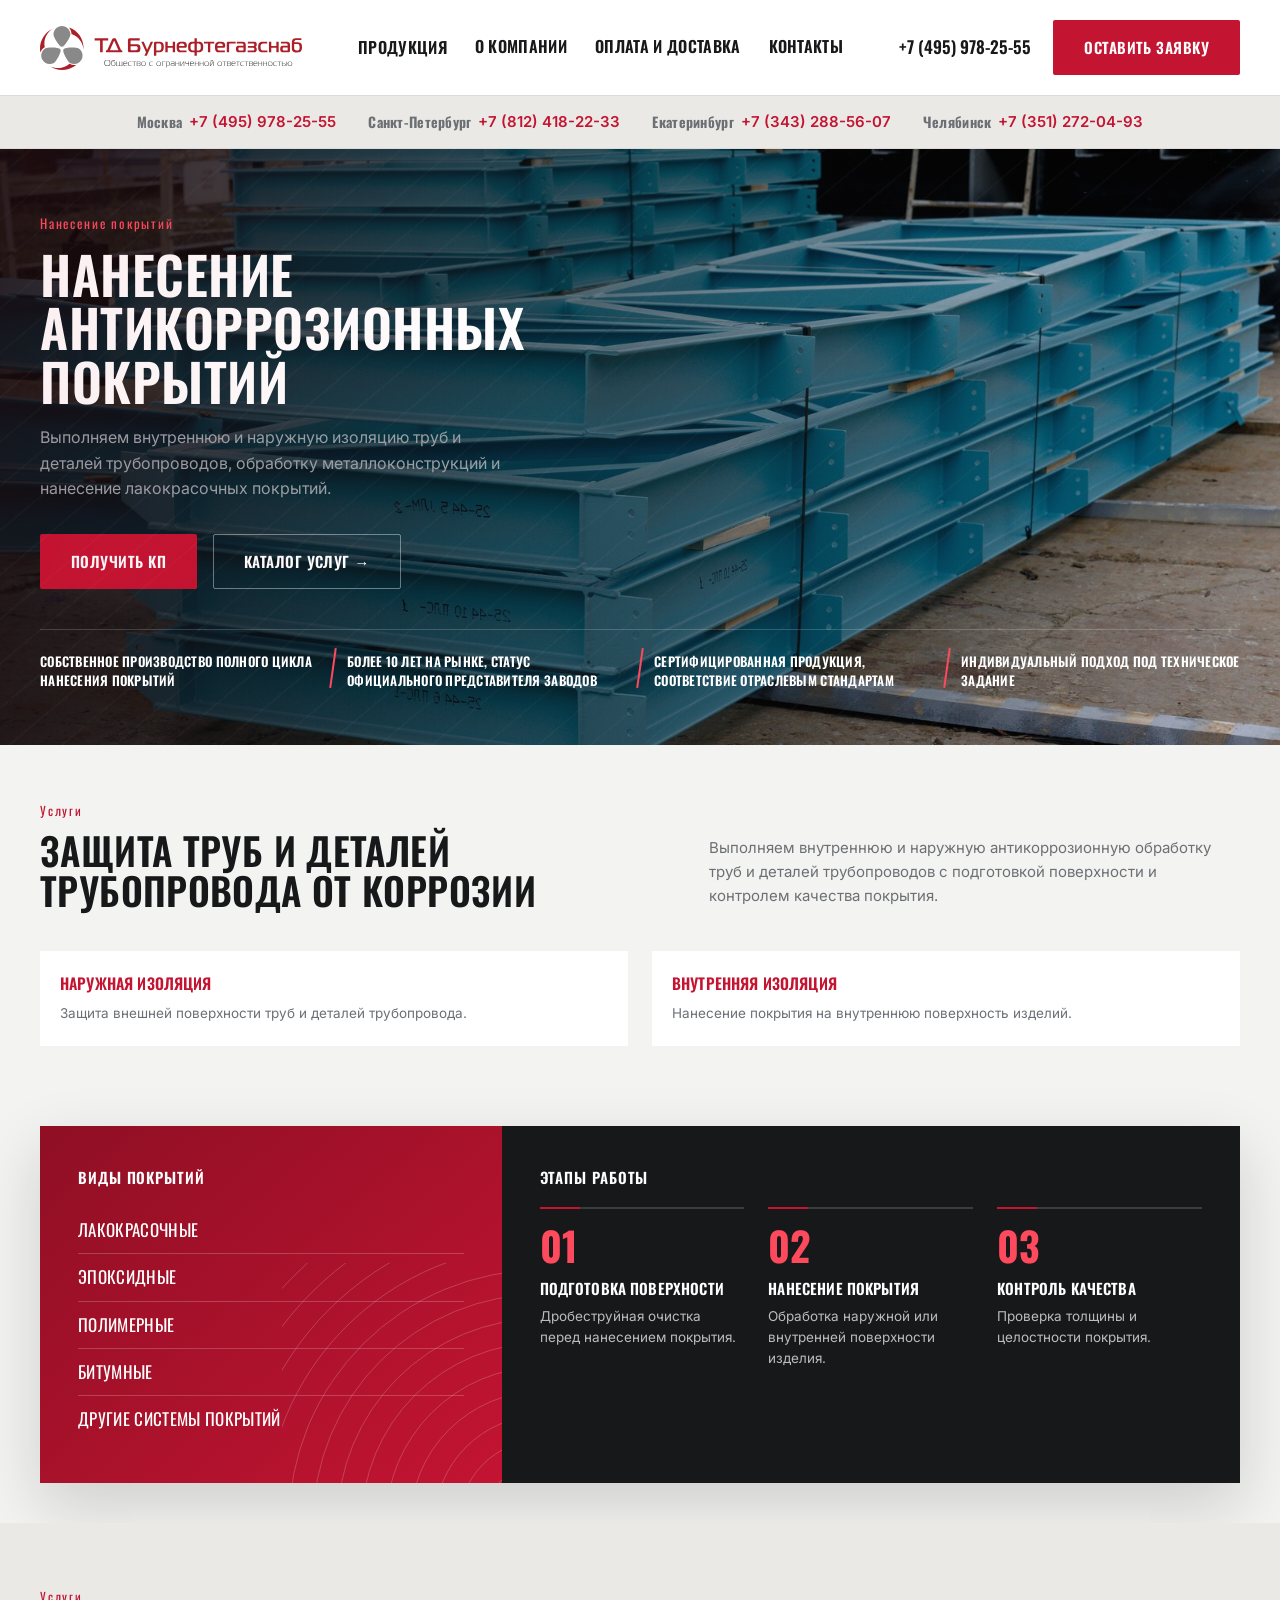
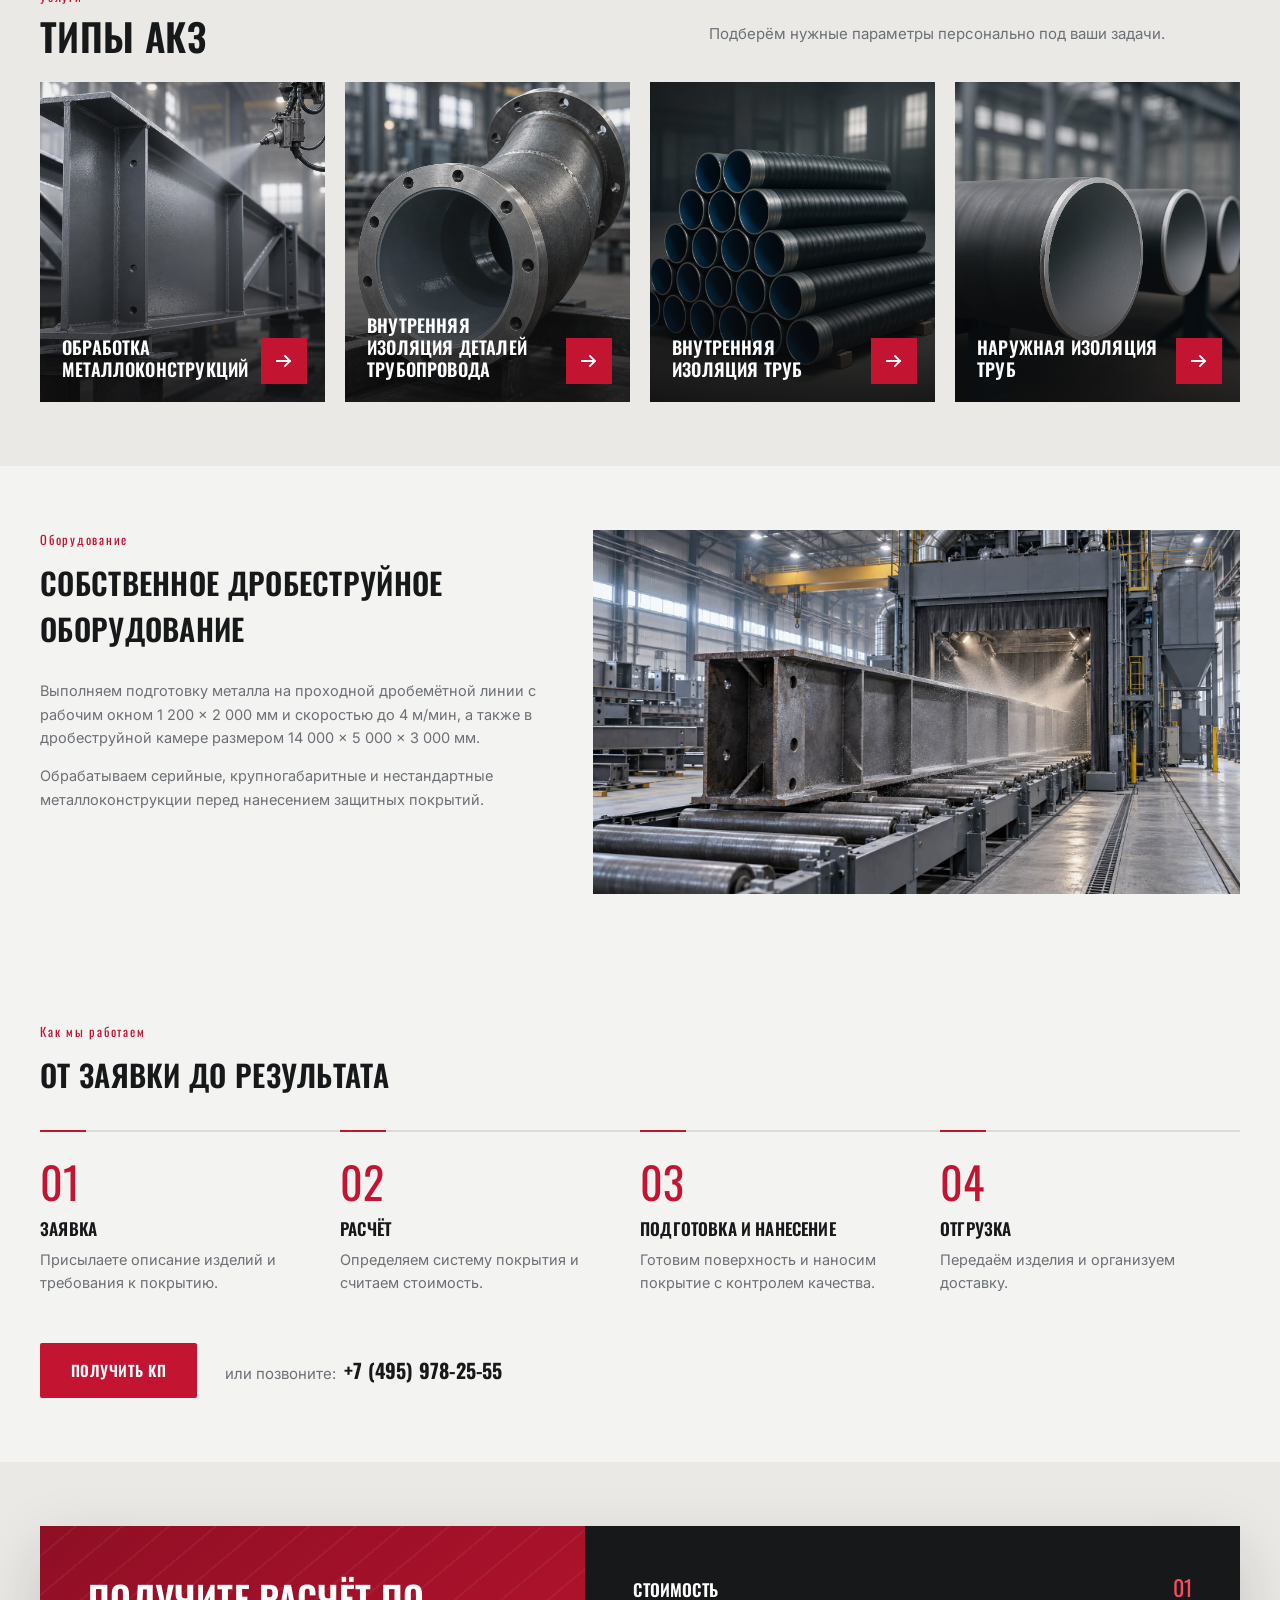
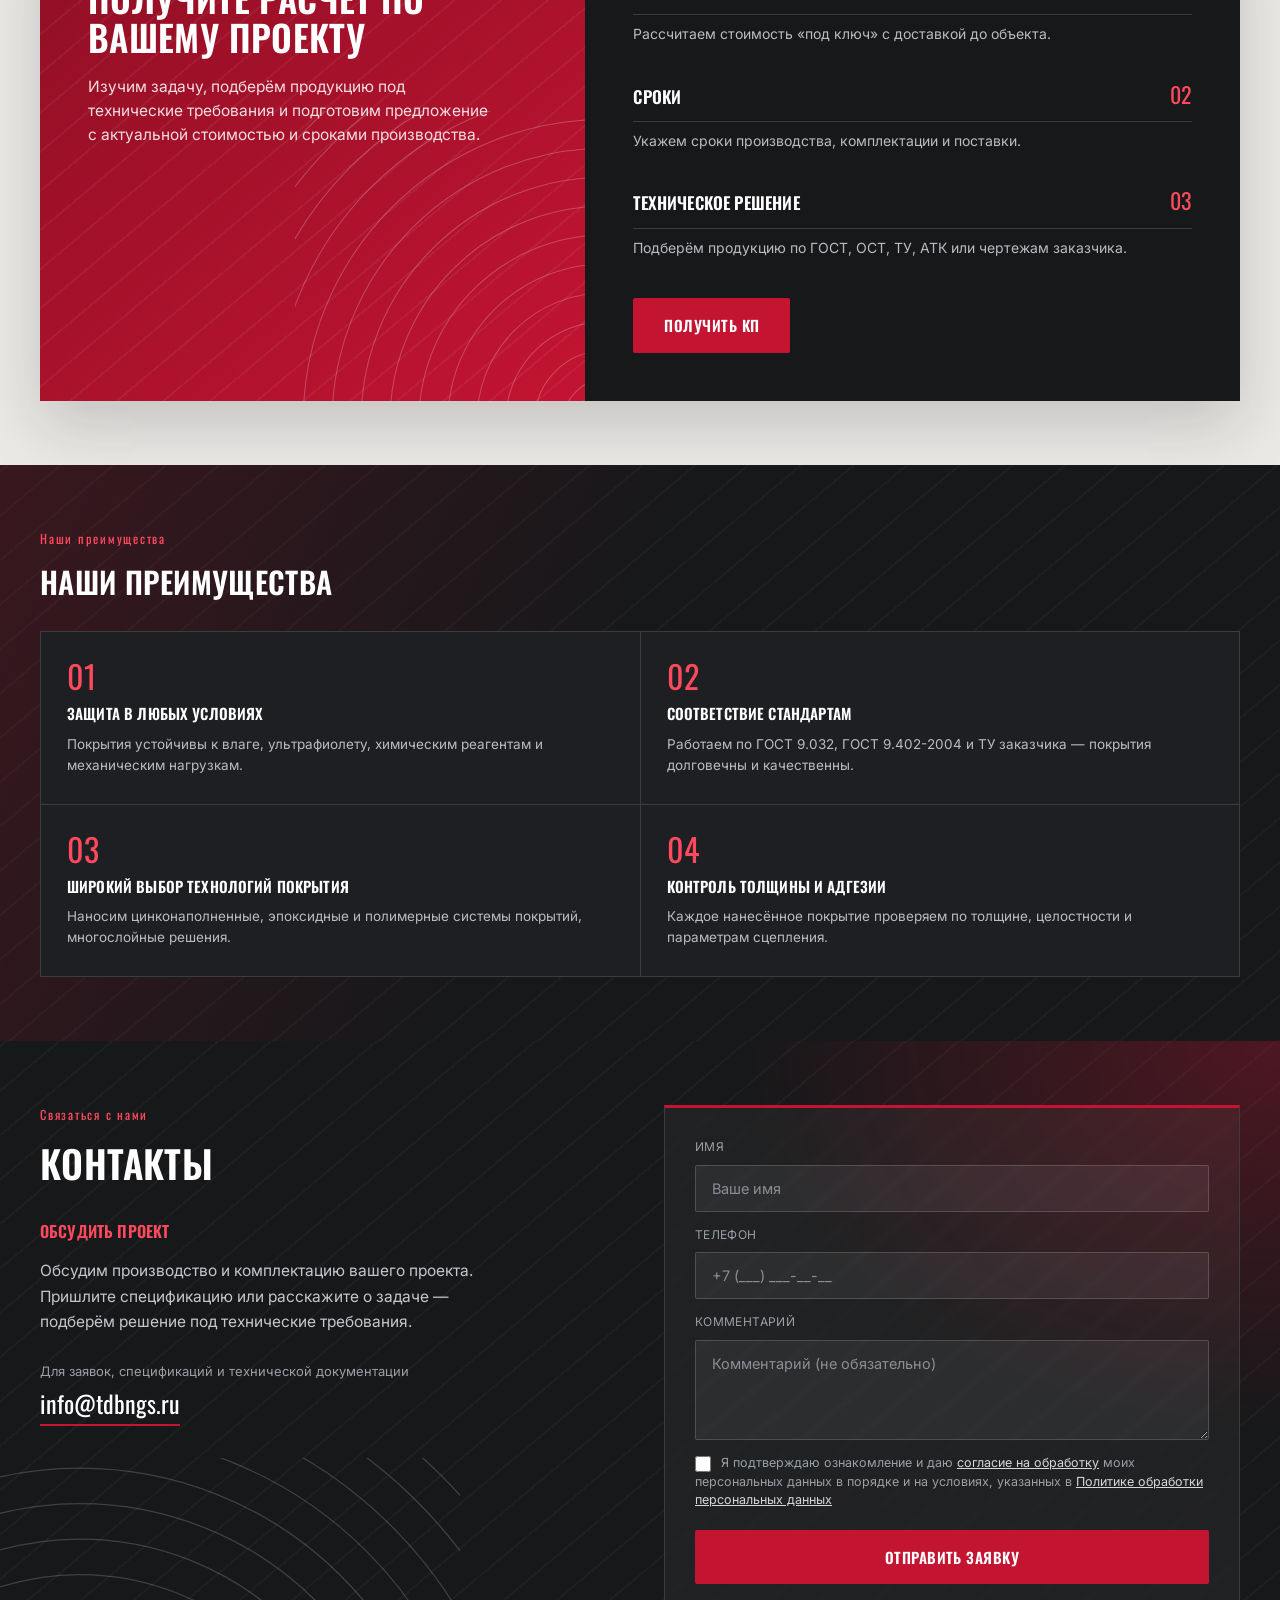
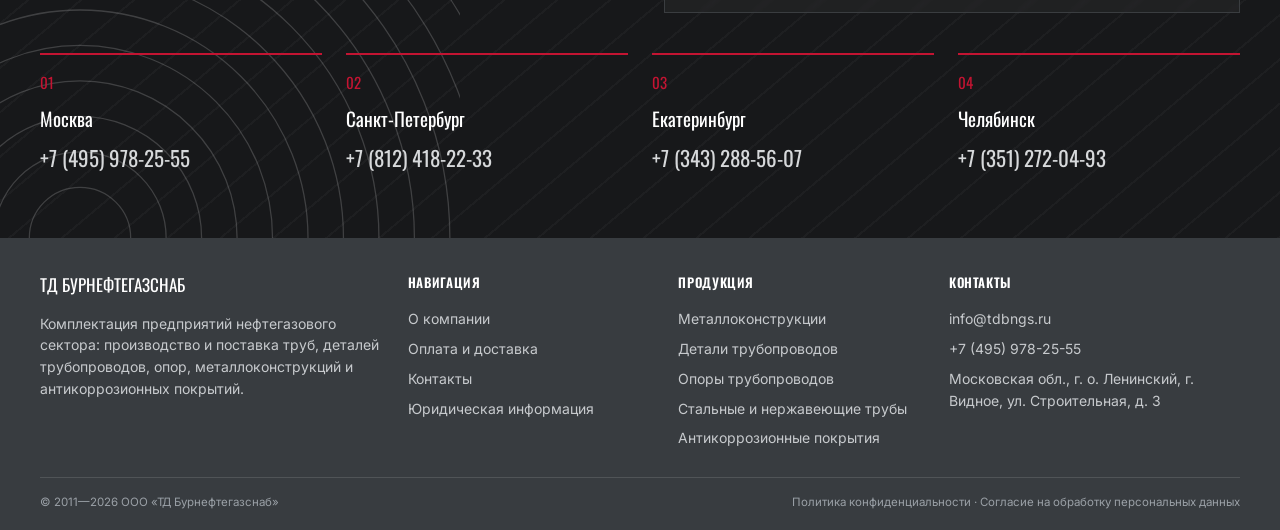
<file: coating.html>
<!doctype html>
<html lang="ru">
<head>
<meta charset="utf-8">
<meta name="viewport" content="width=device-width, initial-scale=1.0">
<title>Антикоррозионные покрытия — ТД Бурнефтегазснаб</title>
<meta name="description" content="Антикоррозионные покрытия труб, деталей трубопроводов и металлоконструкций: наружная и внутренняя изоляция, дробеструйная подготовка поверхности. Работа по ГОСТ и ТУ.">
<link rel="canonical" href="https://tdbngs.ru/coating.html">
<link rel="icon" href="assets/favicon.svg" type="image/svg+xml">
<meta property="og:type" content="website">
<meta property="og:site_name" content="ТД Бурнефтегазснаб">
<meta property="og:locale" content="ru_RU">
<meta property="og:title" content="Антикоррозионные покрытия — ТД Бурнефтегазснаб">
<meta property="og:description" content="Антикоррозионные покрытия труб, деталей трубопроводов и металлоконструкций: наружная и внутренняя изоляция, дробеструйная подготовка поверхности. Работа по ГОСТ и ТУ.">
<meta property="og:url" content="https://tdbngs.ru/coating.html">
<meta property="og:image" content="https://tdbngs.ru/assets/photos/og-image.jpg">
<link rel="stylesheet" href="assets/style.css?v=20261126">
</head>
<body>
<!-- Yandex.Metrika counter -->
<script type="text/javascript">
    (function(m,e,t,r,i,k,a){
        m[i]=m[i]||function(){(m[i].a=m[i].a||[]).push(arguments)};
        m[i].l=1*new Date();
        for (var j = 0; j < document.scripts.length; j++) {if (document.scripts[j].src === r) { return; }}
        k=e.createElement(t),a=e.getElementsByTagName(t)[0],k.async=1,k.src=r,a.parentNode.insertBefore(k,a)
    })(window, document,'script','https://mc.yandex.ru/metrika/tag.js?id=112575961', 'ym');

    ym(112575961, 'init', {ssr:true, webvisor:true, clickmap:true, ecommerce:"dataLayer", referrer: document.referrer, url: location.href, accurateTrackBounce:true, trackLinks:true});
</script>
<noscript><div><img src="https://mc.yandex.ru/watch/112575961" style="position:absolute; left:-9999px;" alt="" /></div></noscript>
<!-- /Yandex.Metrika counter -->

<header class="site-header">
  <div class="container header-row">
    <a href="index.html" class="logo"><img src="assets/logo.svg" alt="ТД Бурнефтегазснаб" class="logo-img"></a>
    <nav class="main-nav">
      <div class="has-dropdown">
        <a href="#">Продукция</a>
        <div class="dropdown">
          <a href="metal-constructions.html">Металлоконструкции</a>
          <a href="pipe-parts.html">Детали трубопроводов</a>
          <a href="supports.html">Опоры трубопроводов</a>
          <a href="pipes.html">Стальные и нержавеющие трубы</a>
          <a href="coating.html">Антикоррозионные покрытия</a>
        </div>
      </div>
      <a href="about.html">О компании</a>
      <a href="delivery.html">Оплата и доставка</a>
      <a href="contacts.html">Контакты</a>
    </nav>
    <div class="header-actions">
      <a href="mailto:info@tdbngs.ru" class="header-email">info@tdbngs.ru</a>
      <a href="tel:+74959782555" class="header-phone">+7 (495) 978-25-55</a>
      <a href="contacts.html#request" class="btn btn-primary js-open-request">Оставить заявку</a>
      <button class="burger" aria-label="Меню"><span></span></button>
    </div>
  </div>
</header>
<div class="topbar">
  <div class="container">
    <div class="topbar-item"><span class="city">Москва</span> <a href="tel:+74959782555">+7 (495) 978-25-55</a></div>
    <div class="topbar-item"><span class="city">Санкт-Петербург</span> <a href="tel:+78124182233">+7 (812) 418-22-33</a></div>
    <div class="topbar-item"><span class="city">Екатеринбург</span> <a href="tel:+73432885607">+7 (343) 288-56-07</a></div>
    <div class="topbar-item"><span class="city">Челябинск</span> <a href="tel:+73512720493">+7 (351) 272-04-93</a></div>
  </div>
</div>


<section class="hero" style="background-image:linear-gradient(90deg, rgba(10,10,11,.86) 0%, rgba(10,10,11,.5) 45%, rgba(10,10,11,.1) 100%), url('assets/photos/coat-hero.jpg');background-size:cover;background-position:center;">
  <div class="hero-pattern"></div>
  <div class="container">
      <div class="hero-eyebrow">Нанесение покрытий</div>
      <h1>Нанесение антикоррозионных покрытий</h1>
      <p class="hero-lede">Выполняем внутреннюю и наружную изоляцию труб и деталей трубопроводов, обработку металлоконструкций и нанесение лакокрасочных покрытий.</p>
      <div class="hero-cta">
        <a href="contacts.html#request" class="btn btn-primary js-open-request">Получить КП</a>
        <a href="#products" class="btn btn-ghost-light">Каталог услуг →</a>
      </div>
    <div class="hero-strip-plain cols4">
      <div class="item"><strong>Собственное производство полного цикла нанесения покрытий</strong></div>
      <div class="item"><strong>Более 10 лет на рынке, статус официального представителя заводов</strong></div>
      <div class="item"><strong>Сертифицированная продукция, соответствие отраслевым стандартам</strong></div>
      <div class="item"><strong>Индивидуальный подход под техническое задание</strong></div>
    </div>
  </div>
  <div class="hero-bottom-space"></div>
</section>

<section class="section-head">
  <div class="container">
    <div class="eyebrow">Услуги</div>
    <div class="headline-row">
      <h2>Защита труб и деталей трубопровода от коррозии</h2>
      <p class="lede">Выполняем внутреннюю и наружную антикоррозионную обработку труб и деталей трубопроводов с подготовкой поверхности и контролем качества покрытия.</p>
    </div>
  </div>
</section>
<section class="section-tight">
  <div class="container">
    <div class="feature-grid" style="grid-template-columns:repeat(2,1fr);">
      <div class="feature-card"><h3>Наружная изоляция</h3><p>Защита внешней поверхности труб и деталей трубопровода.</p></div>
      <div class="feature-card"><h3>Внутренняя изоляция</h3><p>Нанесение покрытия на внутреннюю поверхность изделий.</p></div>
    </div>
  </div>
</section>

<section class="section-tight">
  <div class="container">
    <div class="coat-panel">
      <div class="coat-types">
        <h4>Виды покрытий</h4>
        <ul>
          <li>Лакокрасочные</li>
          <li>Эпоксидные</li>
          <li>Полимерные</li>
          <li>Битумные</li>
          <li>Другие системы покрытий</li>
        </ul>
      </div>
      <div class="coat-stages">
        <h4>Этапы работы</h4>
        <div class="stages">
          <div class="stage"><strong>01</strong><h5>Подготовка поверхности</h5><p>Дробеструйная очистка перед нанесением покрытия.</p></div>
          <div class="stage"><strong>02</strong><h5>Нанесение покрытия</h5><p>Обработка наружной или внутренней поверхности изделия.</p></div>
          <div class="stage"><strong>03</strong><h5>Контроль качества</h5><p>Проверка толщины и целостности покрытия.</p></div>
        </div>
      </div>
    </div>
  </div>
</section>

<section class="section on-dim" id="products">
  <div class="container">
    <div class="eyebrow">Услуги</div>
    <div class="headline-row" style="margin-bottom:26px;">
      <h2>Типы АКЗ</h2>
      <p class="lede">Подберём нужные параметры персонально под ваши задачи.</p>
    </div>
    <div class="product-slider-wrap">
      <button class="slider-arrow prev" aria-label="Назад">‹</button>
      <div class="product-slider photo-cards">
        <div class="product-card"><div class="thumb"><img src="assets/photos/coat-metal.jpg" alt="Обработка металлоконструкций" loading="lazy"></div><div class="info"><h3>Обработка металлоконструкций</h3></div><div class="more"><span>Запросить цену</span><span class="arrow">↗</span></div></div>
        <div class="product-card"><div class="thumb"><img src="assets/photos/coat-inner-detail.jpg" alt="Внутренняя изоляция деталей трубопровода" loading="lazy"></div><div class="info"><h3>Внутренняя изоляция деталей трубопровода</h3></div><div class="more"><span>Запросить цену</span><span class="arrow">↗</span></div></div>
        <div class="product-card"><div class="thumb"><img src="assets/photos/coat-inner-pipes.jpg" alt="Внутренняя изоляция труб" loading="lazy"></div><div class="info"><h3>Внутренняя изоляция труб</h3></div><div class="more"><span>Запросить цену</span><span class="arrow">↗</span></div></div>
        <div class="product-card"><div class="thumb"><img src="assets/photos/coat-outer-pipes.jpg" alt="Наружная изоляция труб" loading="lazy"></div><div class="info"><h3>Наружная изоляция труб</h3></div><div class="more"><span>Запросить цену</span><span class="arrow">↗</span></div></div>
      </div>
      <button class="slider-arrow next" aria-label="Вперёд">›</button>
    </div>
  </div>
</section>

<section class="section">
  <div class="container">
    <div class="compliance-block">
      <div class="compliance-text">
        <div class="eyebrow">Оборудование</div>
        <h2 class="h-title">Собственное дробеструйное оборудование</h2>
        <p>Выполняем подготовку металла на проходной дробемётной линии с рабочим окном 1 200 × 2 000 мм и скоростью до 4 м/мин, а также в дробеструйной камере размером 14 000 × 5 000 × 3 000 мм.</p>
        <p>Обрабатываем серийные, крупногабаритные и нестандартные металлоконструкции перед нанесением защитных покрытий.</p>
      </div>
      <div class="compliance-doc" style="padding:0;">
        <img src="assets/photos/coat-blasting.jpg" alt="Дробеструйное оборудование" loading="lazy" style="width:100%;height:100%;object-fit:cover;display:block;">
      </div>
    </div>
  </div>
</section>

<section class="section process-section">
  <div class="container">
    <div class="eyebrow">Как мы работаем</div>
    <h2 class="h-title">От заявки до результата</h2>
    <ol class="process-steps">
      <li><span class="n">01</span><h3>Заявка</h3><p>Присылаете описание изделий и требования к покрытию.</p></li>
      <li><span class="n">02</span><h3>Расчёт</h3><p>Определяем систему покрытия и считаем стоимость.</p></li>
      <li><span class="n">03</span><h3>Подготовка и нанесение</h3><p>Готовим поверхность и наносим покрытие с контролем качества.</p></li>
      <li><span class="n">04</span><h3>Отгрузка</h3><p>Передаём изделия и организуем доставку.</p></li>
    </ol>
    <div class="process-cta">
      <a href="contacts.html#request" class="btn btn-primary js-open-request">Получить КП</a>
      <a class="process-phone" href="tel:+74959782555">или позвоните: <strong>+7 (495) 978-25-55</strong></a>
    </div>
  </div>
</section>

<section class="section on-dim rings-corner left">
  <div class="container">
    <div class="quote-grid">
      <div class="quote-intro">
        <h2 class="h-title" style="margin-bottom:0;">Получите расчёт по вашему проекту</h2>
        <p class="lede">Изучим задачу, подберём продукцию под технические требования и подготовим предложение с актуальной стоимостью и сроками производства.</p>
      </div>
      <div class="quote-list">
        <div class="q-item">
          <div class="q-row"><h4>Стоимость</h4><span class="n">01</span></div>
          <p>Рассчитаем стоимость «под ключ» с доставкой до объекта.</p>
        </div>
        <div class="q-item">
          <div class="q-row"><h4>Сроки</h4><span class="n">02</span></div>
          <p>Укажем сроки производства, комплектации и поставки.</p>
        </div>
        <div class="q-item">
          <div class="q-row"><h4>Техническое решение</h4><span class="n">03</span></div>
          <p>Подберём продукцию по ГОСТ, ОСТ, ТУ, АТК или чертежам заказчика.</p>
        </div>
        <a href="contacts.html#request" class="btn btn-primary js-open-request" style="margin-top:8px;">Получить КП</a>
      </div>
    </div>
  </div>
</section>

<section class="section adv-dark">
  <div class="container">
    <div class="eyebrow">Наши преимущества</div>
    <h2 class="h-title">Наши преимущества</h2>
    <div class="advantages-grid">
      <div class="cell"><span class="num">01</span><h3>Защита в любых условиях</h3><p>Покрытия устойчивы к влаге, ультрафиолету, химическим реагентам и механическим нагрузкам.</p></div>
      <div class="cell"><span class="num">02</span><h3>Соответствие стандартам</h3><p>Работаем по ГОСТ 9.032, ГОСТ 9.402-2004 и ТУ заказчика — покрытия долговечны и качественны.</p></div>
      <div class="cell"><span class="num">03</span><h3>Широкий выбор технологий покрытия</h3><p>Наносим цинконаполненные, эпоксидные и полимерные системы покрытий, многослойные решения.</p></div>
      <div class="cell"><span class="num">04</span><h3>Контроль толщины и адгезии</h3><p>Каждое нанесённое покрытие проверяем по толщине, целостности и параметрам сцепления.</p></div>
    </div>
  </div>
</section>

<section class="section contact-band" id="request">
  <div class="container">
    <div class="contact-grid">
      <div>
        <div class="eyebrow">Связаться с нами</div>
        <h2 class="h-title">Контакты</h2>
        <h3 class="contact-kicker">Обсудить проект</h3>
        <p class="contact-lead">Обсудим производство и комплектацию вашего проекта. Пришлите спецификацию или расскажите о задаче — подберём решение под технические требования.</p>
        <p class="contact-note">Для заявок, спецификаций и технической документации</p>
        <a href="mailto:info@tdbngs.ru" class="contact-mail">info@tdbngs.ru</a>
      </div>
      <script src="https://feedback.nuts-agency.ru/embed.js" data-site="pk_2qMg82RqciFOmlAV" data-mode="api"></script>
      <form class="contact-form" data-form="main">
        <label class="field-label">Имя</label>
        <input type="text" name="name" placeholder="Ваше имя" required minlength="2">
        <label class="field-label">Телефон</label>
        <input type="tel" class="phone-mask" name="phone" placeholder="+7 (___) ___-__-__" required>
        <label class="field-label">Комментарий</label>
        <textarea name="message" placeholder="Комментарий (не обязательно)"></textarea>
        <label class="consent"><input type="checkbox" class="consent-check" required> Я подтверждаю ознакомление и даю <a href="consent.html" target="_blank">согласие на обработку</a> моих персональных данных в порядке и на условиях, указанных в <a href="privacy-policy.html" target="_blank">Политике обработки персональных данных</a></label>
        <button type="submit" class="btn btn-dark" style="margin-top:6px;">Отправить заявку</button>
      </form>
    </div>

    <div class="city-cards">
      <div class="city"><div class="num">01</div><div class="name">Москва</div><a class="tel" href="tel:+74959782555">+7 (495) 978-25-55</a></div>
      <div class="city"><div class="num">02</div><div class="name">Санкт-Петербург</div><a class="tel" href="tel:+78124182233">+7 (812) 418-22-33</a></div>
      <div class="city"><div class="num">03</div><div class="name">Екатеринбург</div><a class="tel" href="tel:+73432885607">+7 (343) 288-56-07</a></div>
      <div class="city"><div class="num">04</div><div class="name">Челябинск</div><a class="tel" href="tel:+73512720493">+7 (351) 272-04-93</a></div>
    </div>
  </div>
</section>

<footer class="site-footer">
  <div class="container">
    <div class="footer-top">
      <div>
        <div class="footer-logo">ТД БУРНЕФТЕГАЗСНАБ</div>
        <p>Комплектация предприятий нефтегазового сектора: производство и поставка труб, деталей трубопроводов, опор, металлоконструкций и антикоррозионных покрытий.</p>
      </div>
      <div>
        <h4>Навигация</h4>
        <a href="about.html">О компании</a>
        <a href="delivery.html">Оплата и доставка</a>
        <a href="contacts.html">Контакты</a>
        <a href="privacy-policy.html">Юридическая информация</a>
      </div>
      <div>
        <h4>Продукция</h4>
        <a href="metal-constructions.html">Металлоконструкции</a>
        <a href="pipe-parts.html">Детали трубопроводов</a>
        <a href="supports.html">Опоры трубопроводов</a>
        <a href="pipes.html">Стальные и нержавеющие трубы</a>
        <a href="coating.html">Антикоррозионные покрытия</a>
      </div>
      <div>
        <h4>Контакты</h4>
        <a href="mailto:info@tdbngs.ru">info@tdbngs.ru</a>
        <a href="tel:+74959782555">+7 (495) 978-25-55</a>
        <p>Московская обл., г. о. Ленинский, г. Видное, ул.&nbsp;Строительная, д. 3</p>
      </div>
    </div>
    <div class="footer-bottom">
      <span>© 2011—2026 ООО «ТД Бурнефтегазснаб»</span>
      <span><a href="privacy-policy.html" style="color:inherit;">Политика конфиденциальности</a> · <a href="consent.html" style="color:inherit;">Согласие на обработку персональных данных</a></span>
    </div>
  </div>
</footer>
<div class="request-modal" id="requestModal">
  <div class="request-modal-overlay"></div>
  <div class="request-modal-box">
    <button class="request-modal-close" type="button" aria-label="Закрыть">&times;</button>
    <h3>Оставить заявку</h3>
    <p class="request-modal-sub" id="requestModalSub">Расскажите, что вас интересует — мы свяжемся с вами и подберём решение.</p>
    <script src="https://feedback.nuts-agency.ru/embed.js" data-site="pk_2qMg82RqciFOmlAV" data-mode="api"></script>
    <form class="contact-form" id="requestModalForm" data-form="main">
      <label class="field-label">ФИО</label>
      <input type="text" name="name" placeholder="Ваше имя" required minlength="2">
      <label class="field-label">Телефон</label>
      <input type="tel" class="phone-mask" name="phone" placeholder="+7 (___) ___-__-__" required>
      <label class="field-label">Электронная почта</label>
      <input type="email" name="email" placeholder="mail@example.com">
      <label class="field-label">Комментарий</label>
      <textarea name="message" placeholder="Комментарий (не обязательно)"></textarea>
      <label class="consent"><input type="checkbox" class="consent-check" required> Я подтверждаю ознакомление и даю <a href="consent.html" target="_blank">согласие на обработку</a> моих персональных данных в порядке и на условиях, указанных в <a href="privacy-policy.html" target="_blank">Политике обработки персональных данных</a></label>
      <button type="submit" class="btn btn-dark" style="margin-top:6px;">Отправить заявку</button>
    </form>
  </div>
</div>
<script src="assets/script.js?v=20261126"></script>
</body>
</html>
</file>
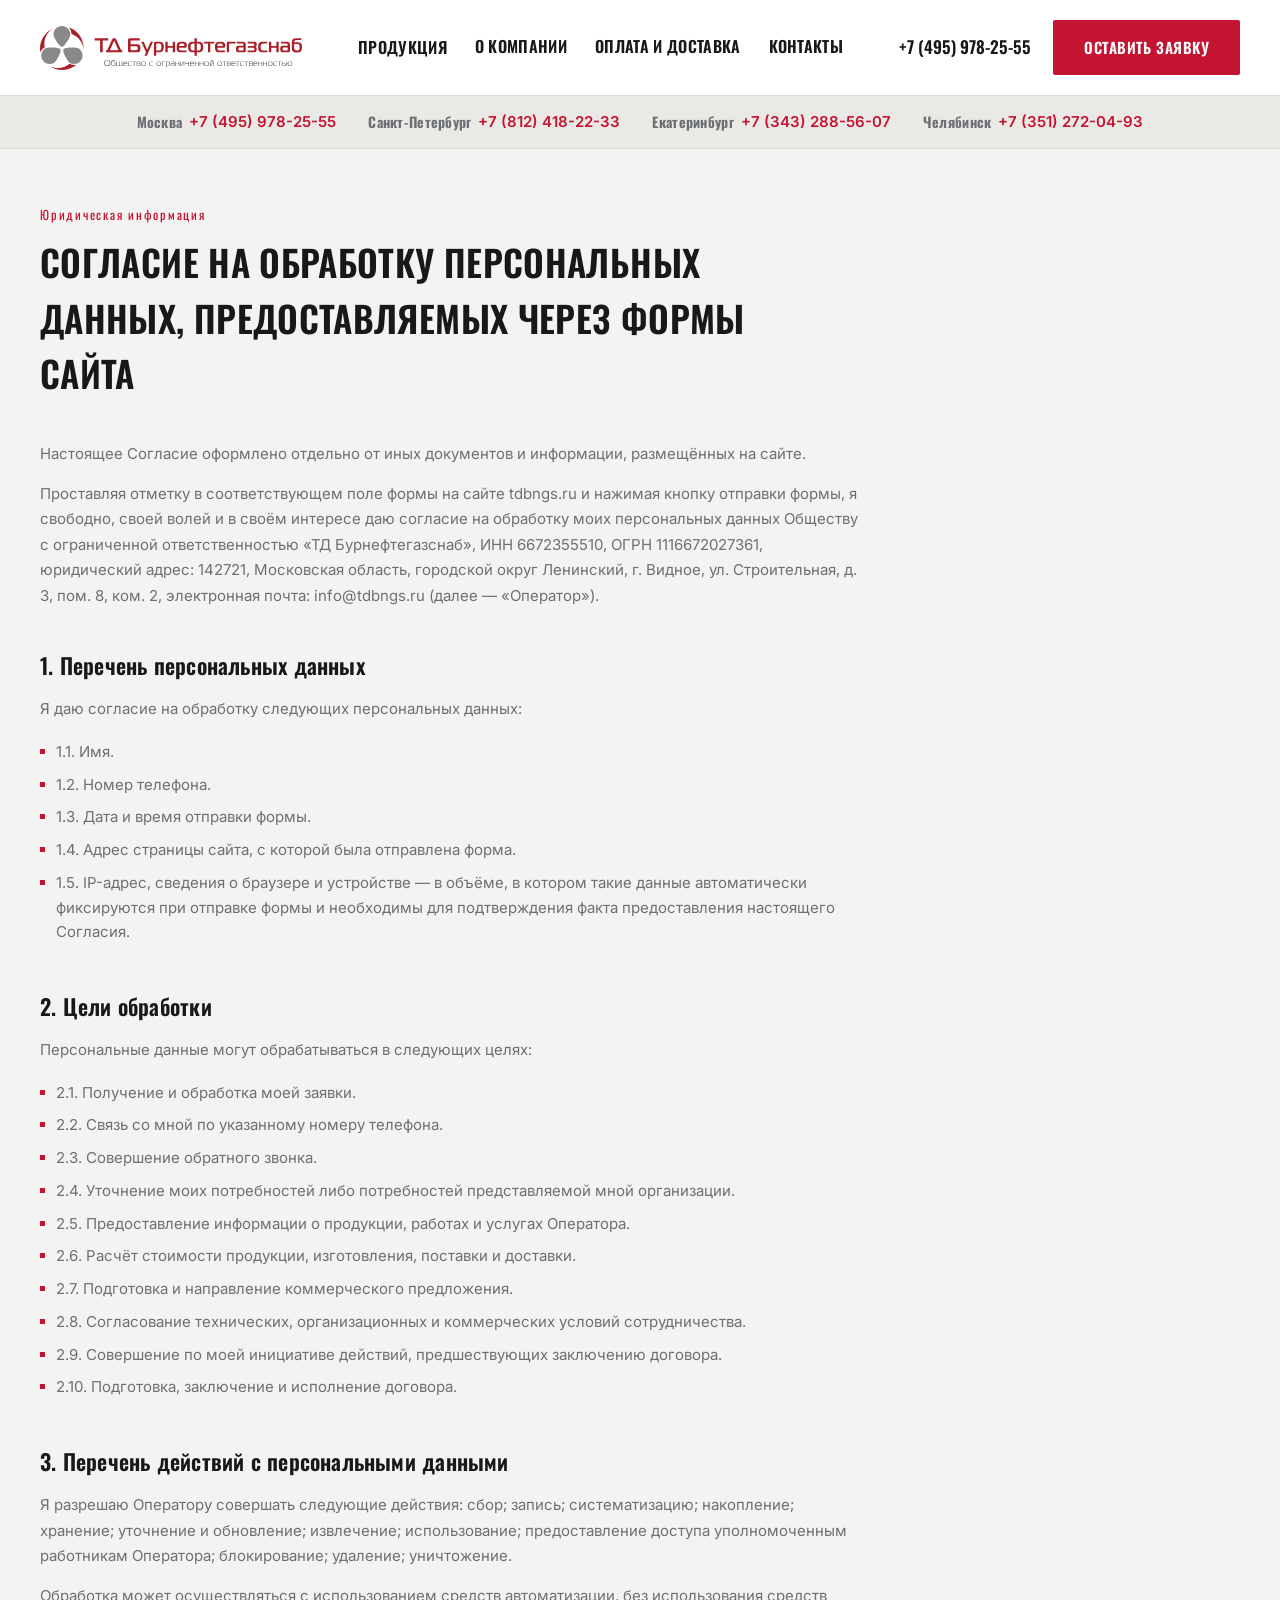
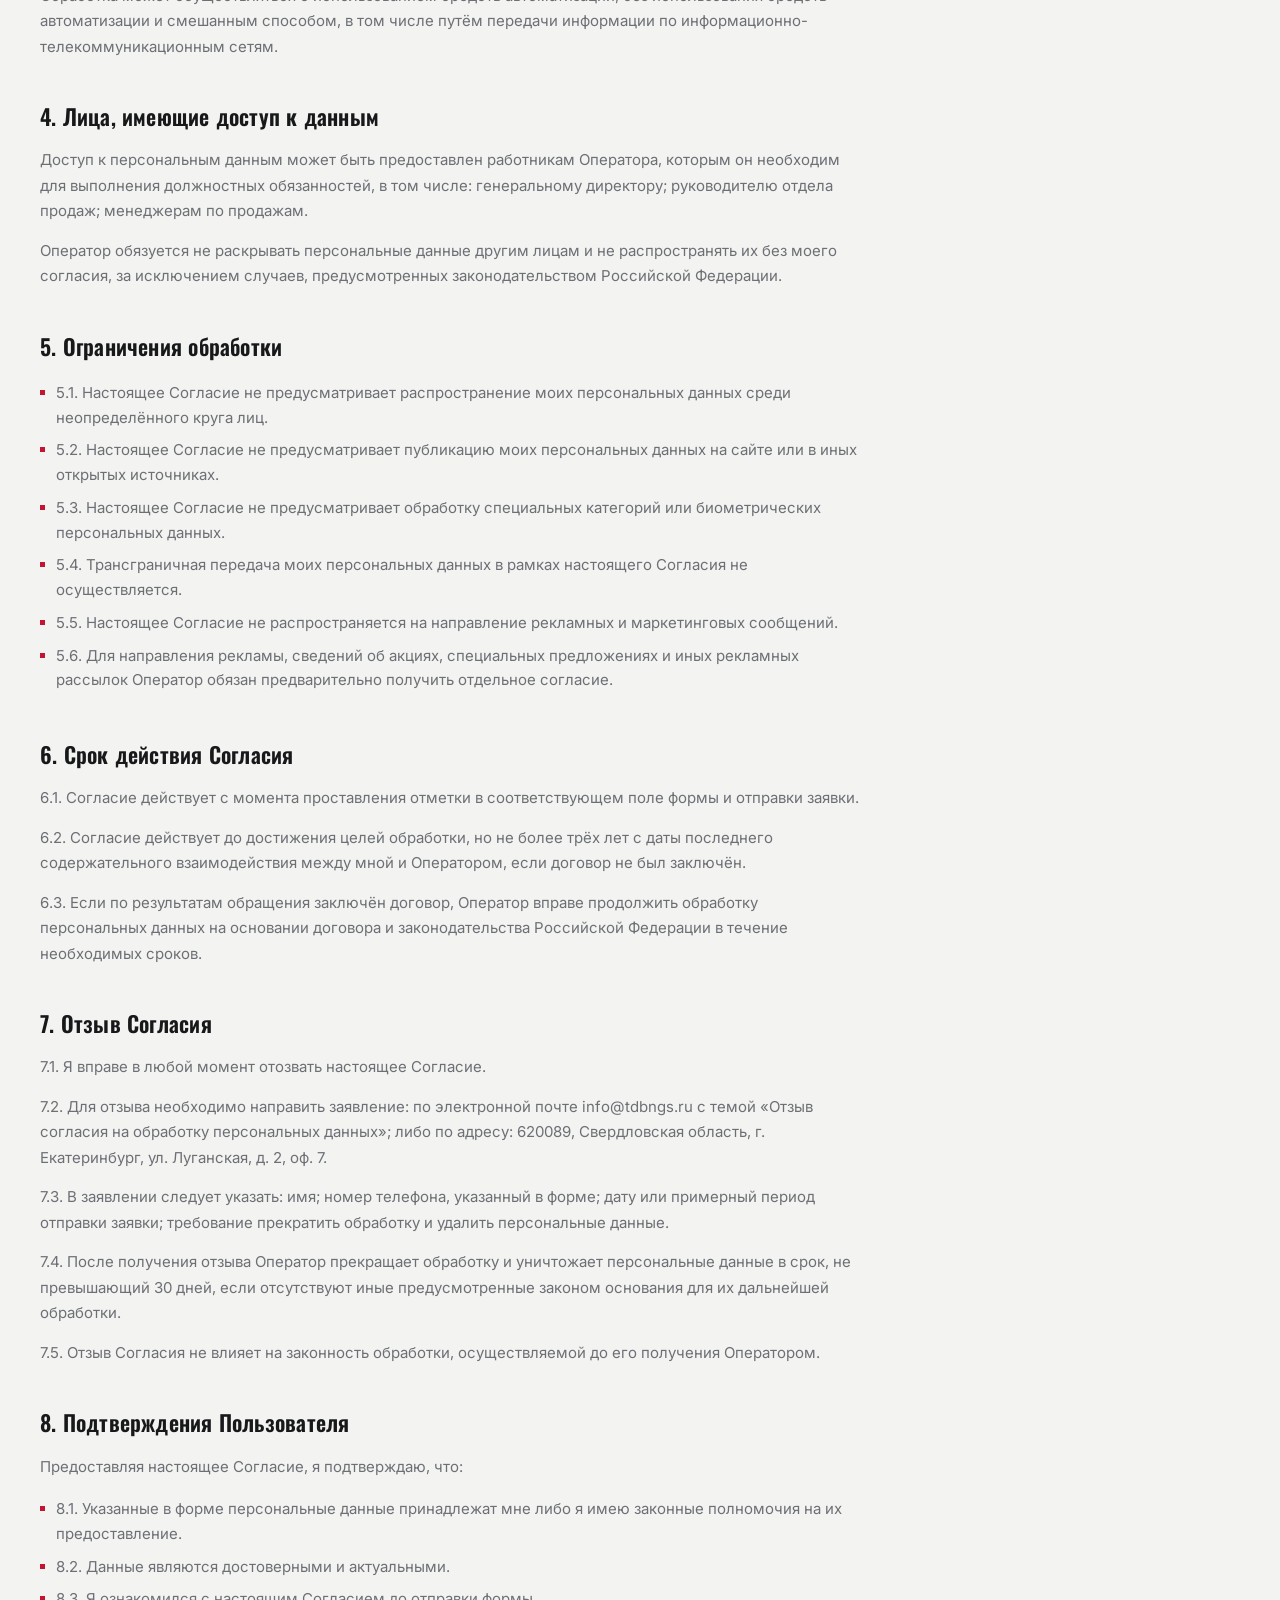
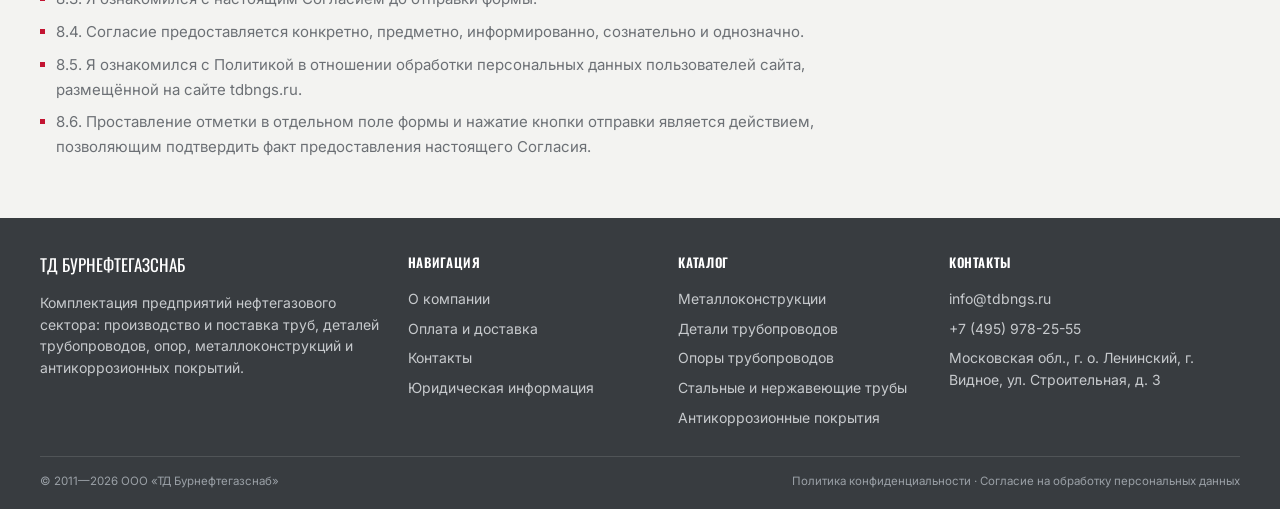
<file: consent.html>
<!doctype html>
<html lang="ru">
<head>
<meta charset="utf-8">
<meta name="viewport" content="width=device-width, initial-scale=1.0">
<title>Согласие на обработку персональных данных — ТД Бурнефтегазснаб</title>
<meta name="description" content="Согласие на обработку персональных данных пользователей сайта ООО «ТД Бурнефтегазснаб».">
<link rel="canonical" href="https://tdbngs.ru/consent.html">
<link rel="icon" href="assets/favicon.svg" type="image/svg+xml">
<meta property="og:type" content="website">
<meta property="og:site_name" content="ТД Бурнефтегазснаб">
<meta property="og:locale" content="ru_RU">
<meta property="og:title" content="Согласие на обработку персональных данных — ТД Бурнефтегазснаб">
<meta property="og:description" content="Согласие на обработку персональных данных пользователей сайта ООО «ТД Бурнефтегазснаб».">
<meta property="og:url" content="https://tdbngs.ru/consent.html">
<meta property="og:image" content="https://tdbngs.ru/assets/photos/og-image.jpg">
<link rel="stylesheet" href="assets/style.css?v=20261126">
</head>
<body>
<!-- Yandex.Metrika counter -->
<script type="text/javascript">
    (function(m,e,t,r,i,k,a){
        m[i]=m[i]||function(){(m[i].a=m[i].a||[]).push(arguments)};
        m[i].l=1*new Date();
        for (var j = 0; j < document.scripts.length; j++) {if (document.scripts[j].src === r) { return; }}
        k=e.createElement(t),a=e.getElementsByTagName(t)[0],k.async=1,k.src=r,a.parentNode.insertBefore(k,a)
    })(window, document,'script','https://mc.yandex.ru/metrika/tag.js?id=112575961', 'ym');

    ym(112575961, 'init', {ssr:true, webvisor:true, clickmap:true, ecommerce:"dataLayer", referrer: document.referrer, url: location.href, accurateTrackBounce:true, trackLinks:true});
</script>
<noscript><div><img src="https://mc.yandex.ru/watch/112575961" style="position:absolute; left:-9999px;" alt="" /></div></noscript>
<!-- /Yandex.Metrika counter -->

<header class="site-header">
  <div class="container header-row">
    <a href="index.html" class="logo"><img src="assets/logo.svg" alt="ТД Бурнефтегазснаб" class="logo-img"></a>
    <nav class="main-nav">
      <div class="has-dropdown">
        <a href="#">Продукция</a>
        <div class="dropdown">
          <a href="metal-constructions.html">Металлоконструкции</a>
          <a href="pipe-parts.html">Детали трубопроводов</a>
          <a href="supports.html">Опоры трубопроводов</a>
          <a href="pipes.html">Стальные и нержавеющие трубы</a>
          <a href="coating.html">Антикоррозионные покрытия</a>
        </div>
      </div>
      <a href="about.html">О компании</a>
      <a href="delivery.html">Оплата и доставка</a>
      <a href="contacts.html">Контакты</a>
    </nav>
    <div class="header-actions">
      <a href="mailto:info@tdbngs.ru" class="header-email">info@tdbngs.ru</a>
      <a href="tel:+74959782555" class="header-phone">+7 (495) 978-25-55</a>
      <a href="contacts.html#request" class="btn btn-primary js-open-request">Оставить заявку</a>
      <button class="burger" aria-label="Меню"><span></span></button>
    </div>
  </div>
</header>
<div class="topbar">
  <div class="container">
    <div class="topbar-item"><span class="city">Москва</span> <a href="tel:+74959782555">+7 (495) 978-25-55</a></div>
    <div class="topbar-item"><span class="city">Санкт-Петербург</span> <a href="tel:+78124182233">+7 (812) 418-22-33</a></div>
    <div class="topbar-item"><span class="city">Екатеринбург</span> <a href="tel:+73432885607">+7 (343) 288-56-07</a></div>
    <div class="topbar-item"><span class="city">Челябинск</span> <a href="tel:+73512720493">+7 (351) 272-04-93</a></div>
  </div>
</div>

<section class="section-head">
  <div class="container">
    <div class="eyebrow">Юридическая информация</div>
    <h2 style="font-size:36px;max-width:760px;">Согласие на обработку персональных данных, предоставляемых через формы сайта</h2>
  </div>
</section>

<section class="section-tight">
  <div class="container">
    <div class="legal-content">

      <p>Настоящее Согласие оформлено отдельно от иных документов и информации, размещённых на сайте.</p>
      <p>Проставляя отметку в соответствующем поле формы на сайте tdbngs.ru и нажимая кнопку отправки формы, я свободно, своей волей и в своём интересе даю согласие на обработку моих персональных данных Обществу с ограниченной ответственностью «ТД Бурнефтегазснаб», ИНН 6672355510, ОГРН 1116672027361, юридический адрес: 142721, Московская область, городской округ Ленинский, г. Видное, ул.&nbsp;Строительная, д. 3, пом. 8, ком. 2, электронная почта: info@tdbngs.ru (далее — «Оператор»).</p>

      <h2>1. Перечень персональных данных</h2>
      <p>Я даю согласие на обработку следующих персональных данных:</p>
      <ul>
        <li>1.1. Имя.</li>
        <li>1.2. Номер телефона.</li>
        <li>1.3. Дата и время отправки формы.</li>
        <li>1.4. Адрес страницы сайта, с которой была отправлена форма.</li>
        <li>1.5. IP-адрес, сведения о браузере и устройстве — в объёме, в котором такие данные автоматически фиксируются при отправке формы и необходимы для подтверждения факта предоставления настоящего Согласия.</li>
      </ul>

      <h2>2. Цели обработки</h2>
      <p>Персональные данные могут обрабатываться в следующих целях:</p>
      <ul>
        <li>2.1. Получение и обработка моей заявки.</li>
        <li>2.2. Связь со мной по указанному номеру телефона.</li>
        <li>2.3. Совершение обратного звонка.</li>
        <li>2.4. Уточнение моих потребностей либо потребностей представляемой мной организации.</li>
        <li>2.5. Предоставление информации о продукции, работах и услугах Оператора.</li>
        <li>2.6. Расчёт стоимости продукции, изготовления, поставки и доставки.</li>
        <li>2.7. Подготовка и направление коммерческого предложения.</li>
        <li>2.8. Согласование технических, организационных и коммерческих условий сотрудничества.</li>
        <li>2.9. Совершение по моей инициативе действий, предшествующих заключению договора.</li>
        <li>2.10. Подготовка, заключение и исполнение договора.</li>
      </ul>

      <h2>3. Перечень действий с персональными данными</h2>
      <p>Я разрешаю Оператору совершать следующие действия: сбор; запись; систематизацию; накопление; хранение; уточнение и обновление; извлечение; использование; предоставление доступа уполномоченным работникам Оператора; блокирование; удаление; уничтожение.</p>
      <p>Обработка может осуществляться с использованием средств автоматизации, без использования средств автоматизации и смешанным способом, в том числе путём передачи информации по информационно-телекоммуникационным сетям.</p>

      <h2>4. Лица, имеющие доступ к данным</h2>
      <p>Доступ к персональным данным может быть предоставлен работникам Оператора, которым он необходим для выполнения должностных обязанностей, в том числе: генеральному директору; руководителю отдела продаж; менеджерам по продажам.</p>
      <p>Оператор обязуется не раскрывать персональные данные другим лицам и не распространять их без моего согласия, за исключением случаев, предусмотренных законодательством Российской Федерации.</p>

      <h2>5. Ограничения обработки</h2>
      <ul>
        <li>5.1. Настоящее Согласие не предусматривает распространение моих персональных данных среди неопределённого круга лиц.</li>
        <li>5.2. Настоящее Согласие не предусматривает публикацию моих персональных данных на сайте или в иных открытых источниках.</li>
        <li>5.3. Настоящее Согласие не предусматривает обработку специальных категорий или биометрических персональных данных.</li>
        <li>5.4. Трансграничная передача моих персональных данных в рамках настоящего Согласия не осуществляется.</li>
        <li>5.5. Настоящее Согласие не распространяется на направление рекламных и маркетинговых сообщений.</li>
        <li>5.6. Для направления рекламы, сведений об акциях, специальных предложениях и иных рекламных рассылок Оператор обязан предварительно получить отдельное согласие.</li>
      </ul>

      <h2>6. Срок действия Согласия</h2>
      <p>6.1. Согласие действует с момента проставления отметки в соответствующем поле формы и отправки заявки.</p>
      <p>6.2. Согласие действует до достижения целей обработки, но не более трёх лет с даты последнего содержательного взаимодействия между мной и Оператором, если договор не был заключён.</p>
      <p>6.3. Если по результатам обращения заключён договор, Оператор вправе продолжить обработку персональных данных на основании договора и законодательства Российской Федерации в течение необходимых сроков.</p>

      <h2>7. Отзыв Согласия</h2>
      <p>7.1. Я вправе в любой момент отозвать настоящее Согласие.</p>
      <p>7.2. Для отзыва необходимо направить заявление: по электронной почте info@tdbngs.ru с темой «Отзыв согласия на обработку персональных данных»; либо по адресу: 620089, Свердловская область, г. Екатеринбург, ул. Луганская, д. 2, оф. 7.</p>
      <p>7.3. В заявлении следует указать: имя; номер телефона, указанный в форме; дату или примерный период отправки заявки; требование прекратить обработку и удалить персональные данные.</p>
      <p>7.4. После получения отзыва Оператор прекращает обработку и уничтожает персональные данные в срок, не превышающий 30 дней, если отсутствуют иные предусмотренные законом основания для их дальнейшей обработки.</p>
      <p>7.5. Отзыв Согласия не влияет на законность обработки, осуществляемой до его получения Оператором.</p>

      <h2>8. Подтверждения Пользователя</h2>
      <p>Предоставляя настоящее Согласие, я подтверждаю, что:</p>
      <ul>
        <li>8.1. Указанные в форме персональные данные принадлежат мне либо я имею законные полномочия на их предоставление.</li>
        <li>8.2. Данные являются достоверными и актуальными.</li>
        <li>8.3. Я ознакомился с настоящим Согласием до отправки формы.</li>
        <li>8.4. Согласие предоставляется конкретно, предметно, информированно, сознательно и однозначно.</li>
        <li>8.5. Я ознакомился с <a href="privacy-policy.html">Политикой в отношении обработки персональных данных пользователей сайта</a>, размещённой на сайте tdbngs.ru.</li>
        <li>8.6. Проставление отметки в отдельном поле формы и нажатие кнопки отправки является действием, позволяющим подтвердить факт предоставления настоящего Согласия.</li>
      </ul>
    </div>
  </div>
</section>

<footer class="site-footer">
  <div class="container">
    <div class="footer-top">
      <div>
        <div class="footer-logo">ТД БУРНЕФТЕГАЗСНАБ</div>
        <p>Комплектация предприятий нефтегазового сектора: производство и поставка труб, деталей трубопроводов, опор, металлоконструкций и антикоррозионных покрытий.</p>
      </div>
      <div>
        <h4>Навигация</h4>
        <a href="about.html">О компании</a>
        <a href="delivery.html">Оплата и доставка</a>
        <a href="contacts.html">Контакты</a>
        <a href="privacy-policy.html">Юридическая информация</a>
      </div>
      <div>
        <h4>Каталог</h4>
        <a href="metal-constructions.html">Металлоконструкции</a>
        <a href="pipe-parts.html">Детали трубопроводов</a>
        <a href="supports.html">Опоры трубопроводов</a>
        <a href="pipes.html">Стальные и нержавеющие трубы</a>
        <a href="coating.html">Антикоррозионные покрытия</a>
      </div>
      <div>
        <h4>Контакты</h4>
        <a href="mailto:info@tdbngs.ru">info@tdbngs.ru</a>
        <a href="tel:+74959782555">+7 (495) 978-25-55</a>
        <p>Московская обл., г. о. Ленинский, г. Видное, ул.&nbsp;Строительная, д. 3</p>
      </div>
    </div>
    <div class="footer-bottom">
      <span>© 2011—2026 ООО «ТД Бурнефтегазснаб»</span>
      <span><a href="privacy-policy.html" style="color:inherit;">Политика конфиденциальности</a> · <a href="consent.html" style="color:inherit;">Согласие на обработку персональных данных</a></span>
    </div>
  </div>
</footer>
<div class="request-modal" id="requestModal">
  <div class="request-modal-overlay"></div>
  <div class="request-modal-box">
    <button class="request-modal-close" type="button" aria-label="Закрыть">&times;</button>
    <h3>Оставить заявку</h3>
    <p class="request-modal-sub" id="requestModalSub">Расскажите, что вас интересует — мы свяжемся с вами и подберём решение.</p>
    <script src="https://feedback.nuts-agency.ru/embed.js" data-site="pk_2qMg82RqciFOmlAV" data-mode="api"></script>
    <form class="contact-form" id="requestModalForm" data-form="main">
      <label class="field-label">ФИО</label>
      <input type="text" name="name" placeholder="Ваше имя" required minlength="2">
      <label class="field-label">Телефон</label>
      <input type="tel" class="phone-mask" name="phone" placeholder="+7 (___) ___-__-__" required>
      <label class="field-label">Электронная почта</label>
      <input type="email" name="email" placeholder="mail@example.com">
      <label class="field-label">Комментарий</label>
      <textarea name="message" placeholder="Комментарий (не обязательно)"></textarea>
      <label class="consent"><input type="checkbox" class="consent-check" required> Я подтверждаю ознакомление и даю <a href="consent.html" target="_blank">согласие на обработку</a> моих персональных данных в порядке и на условиях, указанных в <a href="privacy-policy.html" target="_blank">Политике обработки персональных данных</a></label>
      <button type="submit" class="btn btn-dark" style="margin-top:6px;">Отправить заявку</button>
    </form>
  </div>
</div>
<script src="assets/script.js?v=20261126"></script>
</body>
</html>
</file>
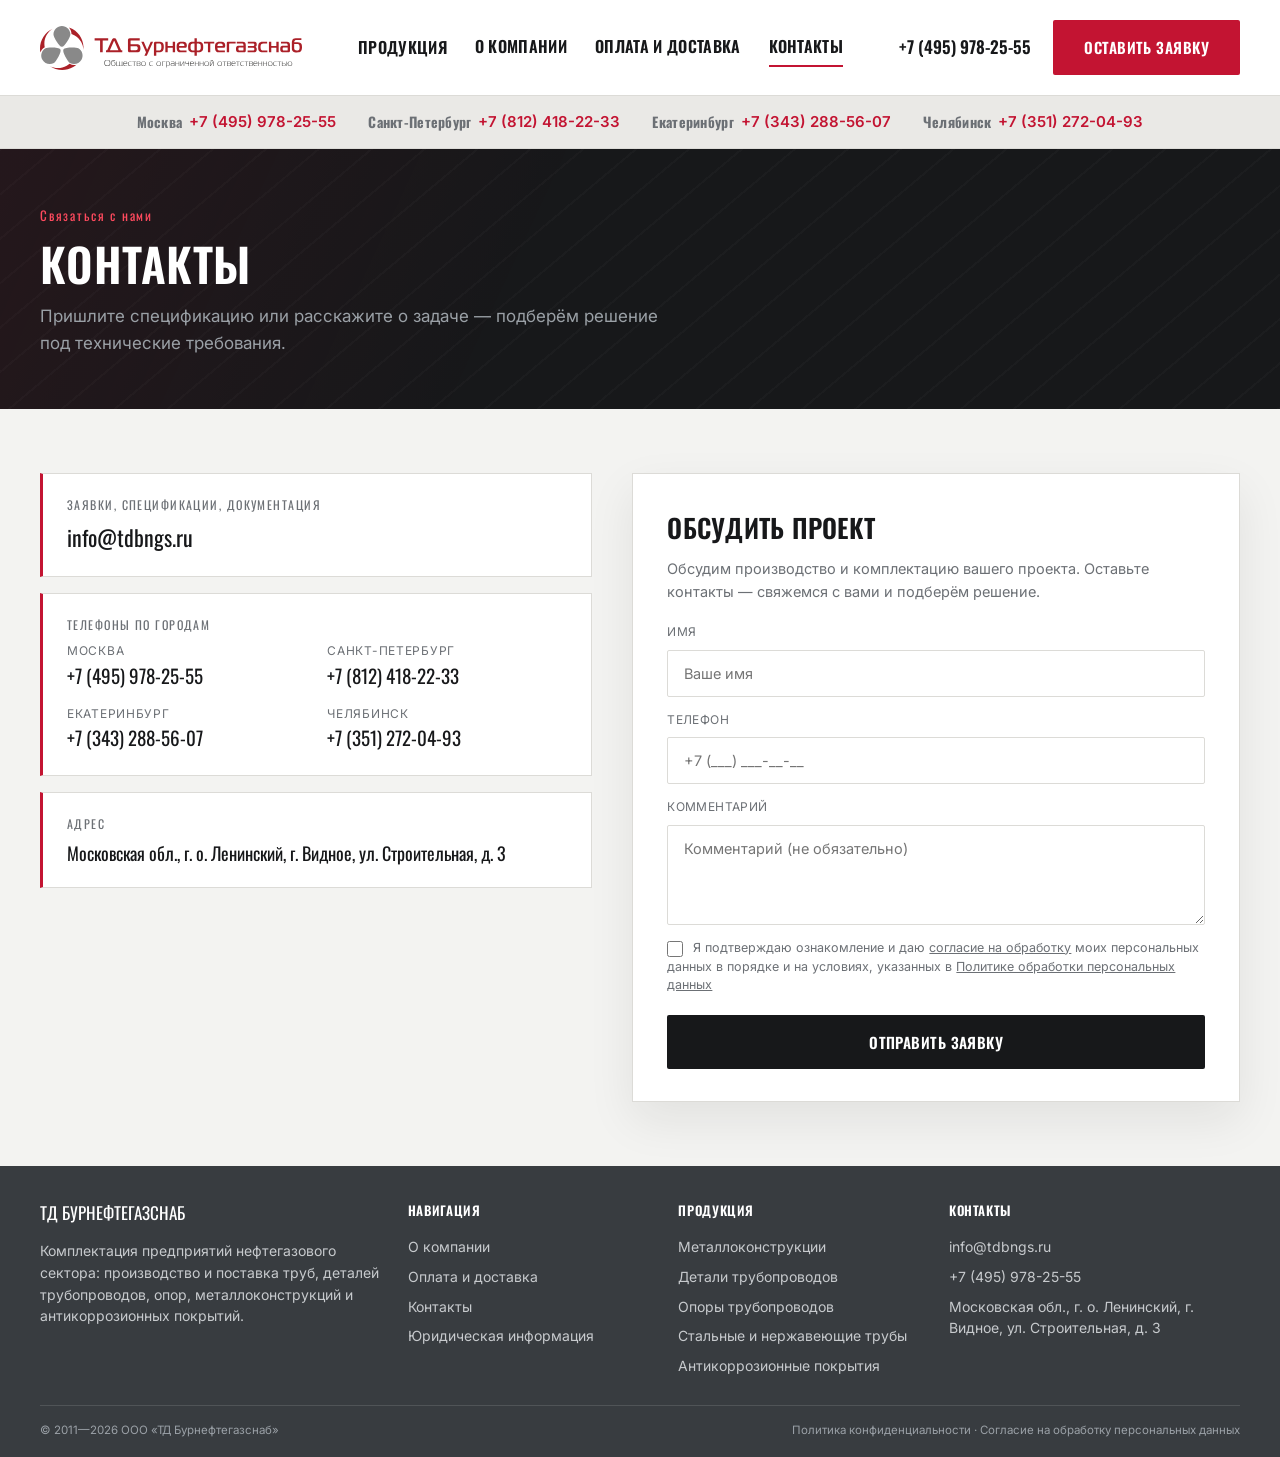
<file: contacts.html>
<!doctype html>
<html lang="ru">
<head>
<meta charset="utf-8">
<meta name="viewport" content="width=device-width, initial-scale=1.0">
<title>Контакты — ТД Бурнефтегазснаб</title>
<meta name="description" content="Контакты ООО «ТД Бурнефтегазснаб»: телефоны в Москве, Санкт-Петербурге, Екатеринбурге и Челябинске, info@tdbngs.ru, адрес производства в г. Видное. Отправьте заявку или спецификацию.">
<link rel="canonical" href="https://tdbngs.ru/contacts.html">
<link rel="icon" href="assets/favicon.svg" type="image/svg+xml">
<meta property="og:type" content="website">
<meta property="og:site_name" content="ТД Бурнефтегазснаб">
<meta property="og:locale" content="ru_RU">
<meta property="og:title" content="Контакты — ТД Бурнефтегазснаб">
<meta property="og:description" content="Контакты ООО «ТД Бурнефтегазснаб»: телефоны в Москве, Санкт-Петербурге, Екатеринбурге и Челябинске, info@tdbngs.ru, адрес производства в г. Видное. Отправьте заявку или спецификацию.">
<meta property="og:url" content="https://tdbngs.ru/contacts.html">
<meta property="og:image" content="https://tdbngs.ru/assets/photos/og-image.jpg">
<link rel="stylesheet" href="assets/style.css?v=20261126">
</head>
<body>
<!-- Yandex.Metrika counter -->
<script type="text/javascript">
    (function(m,e,t,r,i,k,a){
        m[i]=m[i]||function(){(m[i].a=m[i].a||[]).push(arguments)};
        m[i].l=1*new Date();
        for (var j = 0; j < document.scripts.length; j++) {if (document.scripts[j].src === r) { return; }}
        k=e.createElement(t),a=e.getElementsByTagName(t)[0],k.async=1,k.src=r,a.parentNode.insertBefore(k,a)
    })(window, document,'script','https://mc.yandex.ru/metrika/tag.js?id=112575961', 'ym');

    ym(112575961, 'init', {ssr:true, webvisor:true, clickmap:true, ecommerce:"dataLayer", referrer: document.referrer, url: location.href, accurateTrackBounce:true, trackLinks:true});
</script>
<noscript><div><img src="https://mc.yandex.ru/watch/112575961" style="position:absolute; left:-9999px;" alt="" /></div></noscript>
<!-- /Yandex.Metrika counter -->

<header class="site-header">
  <div class="container header-row">
    <a href="index.html" class="logo"><img src="assets/logo.svg" alt="ТД Бурнефтегазснаб" class="logo-img"></a>
    <nav class="main-nav">
      <div class="has-dropdown">
        <a href="#">Продукция</a>
        <div class="dropdown">
          <a href="metal-constructions.html">Металлоконструкции</a>
          <a href="pipe-parts.html">Детали трубопроводов</a>
          <a href="supports.html">Опоры трубопроводов</a>
          <a href="pipes.html">Стальные и нержавеющие трубы</a>
          <a href="coating.html">Антикоррозионные покрытия</a>
        </div>
      </div>
      <a href="about.html">О компании</a>
      <a href="delivery.html">Оплата и доставка</a>
      <a href="contacts.html" class="active">Контакты</a>
    </nav>
    <div class="header-actions">
      <a href="mailto:info@tdbngs.ru" class="header-email">info@tdbngs.ru</a>
      <a href="tel:+74959782555" class="header-phone">+7 (495) 978-25-55</a>
      <a href="contacts.html#request" class="btn btn-primary js-open-request">Оставить заявку</a>
      <button class="burger" aria-label="Меню"><span></span></button>
    </div>
  </div>
</header>
<div class="topbar">
  <div class="container">
    <div class="topbar-item"><span class="city">Москва</span> <a href="tel:+74959782555">+7 (495) 978-25-55</a></div>
    <div class="topbar-item"><span class="city">Санкт-Петербург</span> <a href="tel:+78124182233">+7 (812) 418-22-33</a></div>
    <div class="topbar-item"><span class="city">Екатеринбург</span> <a href="tel:+73432885607">+7 (343) 288-56-07</a></div>
    <div class="topbar-item"><span class="city">Челябинск</span> <a href="tel:+73512720493">+7 (351) 272-04-93</a></div>
  </div>
</div>


<section class="page-hero">
  <div class="hero-pattern"></div>
  <div class="container">
    <div class="hero-eyebrow">Связаться с нами</div>
    <h1>Контакты</h1>
    <p>Пришлите спецификацию или расскажите о задаче — подберём решение под технические требования.</p>
  </div>
</section>

<section class="section" id="request">
  <div class="container">
    <div class="contact-layout">
      <div class="contact-cards">
        <div class="c-card"><div class="lbl">Заявки, спецификации, документация</div><a class="val" href="mailto:info@tdbngs.ru">info@tdbngs.ru</a></div>
        <div class="c-card"><div class="lbl">Телефоны по городам</div>
          <div class="phones-grid">
            <div><span>Москва</span><a href="tel:+74959782555">+7 (495) 978-25-55</a></div>
            <div><span>Санкт-Петербург</span><a href="tel:+78124182233">+7 (812) 418-22-33</a></div>
            <div><span>Екатеринбург</span><a href="tel:+73432885607">+7 (343) 288-56-07</a></div>
            <div><span>Челябинск</span><a href="tel:+73512720493">+7 (351) 272-04-93</a></div>
          </div>
        </div>
        <div class="c-card"><div class="lbl">Адрес</div><div class="val" style="font-size:18px;">Московская обл., г. о. Ленинский, г. Видное, ул. Строительная, д. 3</div></div>
      </div>
      <div class="form-card">
        <h2>Обсудить проект</h2>
        <p class="form-lead">Обсудим производство и комплектацию вашего проекта. Оставьте контакты — свяжемся с вами и подберём решение.</p>
        <script src="https://feedback.nuts-agency.ru/embed.js" data-site="pk_2qMg82RqciFOmlAV" data-mode="api"></script>
        <form class="contact-form" data-form="main">
        <label class="field-label">Имя</label>
        <input type="text" name="name" placeholder="Ваше имя" required minlength="2">
        <label class="field-label">Телефон</label>
        <input type="tel" class="phone-mask" name="phone" placeholder="+7 (___) ___-__-__" required>
        <label class="field-label">Комментарий</label>
        <textarea name="message" placeholder="Комментарий (не обязательно)"></textarea>
        <label class="consent"><input type="checkbox" class="consent-check" required> Я подтверждаю ознакомление и даю <a href="consent.html" target="_blank">согласие на обработку</a> моих персональных данных в порядке и на условиях, указанных в <a href="privacy-policy.html" target="_blank">Политике обработки персональных данных</a></label>
        <button type="submit" class="btn btn-dark" style="margin-top:6px;">Отправить заявку</button>
      </form>
      </div>
    </div>
  </div>
</section>

<footer class="site-footer">
  <div class="container">
    <div class="footer-top">
      <div>
        <div class="footer-logo">ТД БУРНЕФТЕГАЗСНАБ</div>
        <p>Комплектация предприятий нефтегазового сектора: производство и поставка труб, деталей трубопроводов, опор, металлоконструкций и антикоррозионных покрытий.</p>
      </div>
      <div>
        <h4>Навигация</h4>
        <a href="about.html">О компании</a>
        <a href="delivery.html">Оплата и доставка</a>
        <a href="contacts.html">Контакты</a>
        <a href="privacy-policy.html">Юридическая информация</a>
      </div>
      <div>
        <h4>Продукция</h4>
        <a href="metal-constructions.html">Металлоконструкции</a>
        <a href="pipe-parts.html">Детали трубопроводов</a>
        <a href="supports.html">Опоры трубопроводов</a>
        <a href="pipes.html">Стальные и нержавеющие трубы</a>
        <a href="coating.html">Антикоррозионные покрытия</a>
      </div>
      <div>
        <h4>Контакты</h4>
        <a href="mailto:info@tdbngs.ru">info@tdbngs.ru</a>
        <a href="tel:+74959782555">+7 (495) 978-25-55</a>
        <p>Московская обл., г. о. Ленинский, г. Видное, ул.&nbsp;Строительная, д. 3</p>
      </div>
    </div>
    <div class="footer-bottom">
      <span>© 2011—2026 ООО «ТД Бурнефтегазснаб»</span>
      <span><a href="privacy-policy.html" style="color:inherit;">Политика конфиденциальности</a> · <a href="consent.html" style="color:inherit;">Согласие на обработку персональных данных</a></span>
    </div>
  </div>
</footer>
<div class="request-modal" id="requestModal">
  <div class="request-modal-overlay"></div>
  <div class="request-modal-box">
    <button class="request-modal-close" type="button" aria-label="Закрыть">&times;</button>
    <h3>Оставить заявку</h3>
    <p class="request-modal-sub" id="requestModalSub">Расскажите, что вас интересует — мы свяжемся с вами и подберём решение.</p>
    <script src="https://feedback.nuts-agency.ru/embed.js" data-site="pk_2qMg82RqciFOmlAV" data-mode="api"></script>
    <form class="contact-form" id="requestModalForm" data-form="main">
      <label class="field-label">ФИО</label>
      <input type="text" name="name" placeholder="Ваше имя" required minlength="2">
      <label class="field-label">Телефон</label>
      <input type="tel" class="phone-mask" name="phone" placeholder="+7 (___) ___-__-__" required>
      <label class="field-label">Электронная почта</label>
      <input type="email" name="email" placeholder="mail@example.com">
      <label class="field-label">Комментарий</label>
      <textarea name="message" placeholder="Комментарий (не обязательно)"></textarea>
      <label class="consent"><input type="checkbox" class="consent-check" required> Я подтверждаю ознакомление и даю <a href="consent.html" target="_blank">согласие на обработку</a> моих персональных данных в порядке и на условиях, указанных в <a href="privacy-policy.html" target="_blank">Политике обработки персональных данных</a></label>
      <button type="submit" class="btn btn-dark" style="margin-top:6px;">Отправить заявку</button>
    </form>
  </div>
</div>
<script src="assets/script.js?v=20261126"></script>
</body>
</html>
</file>
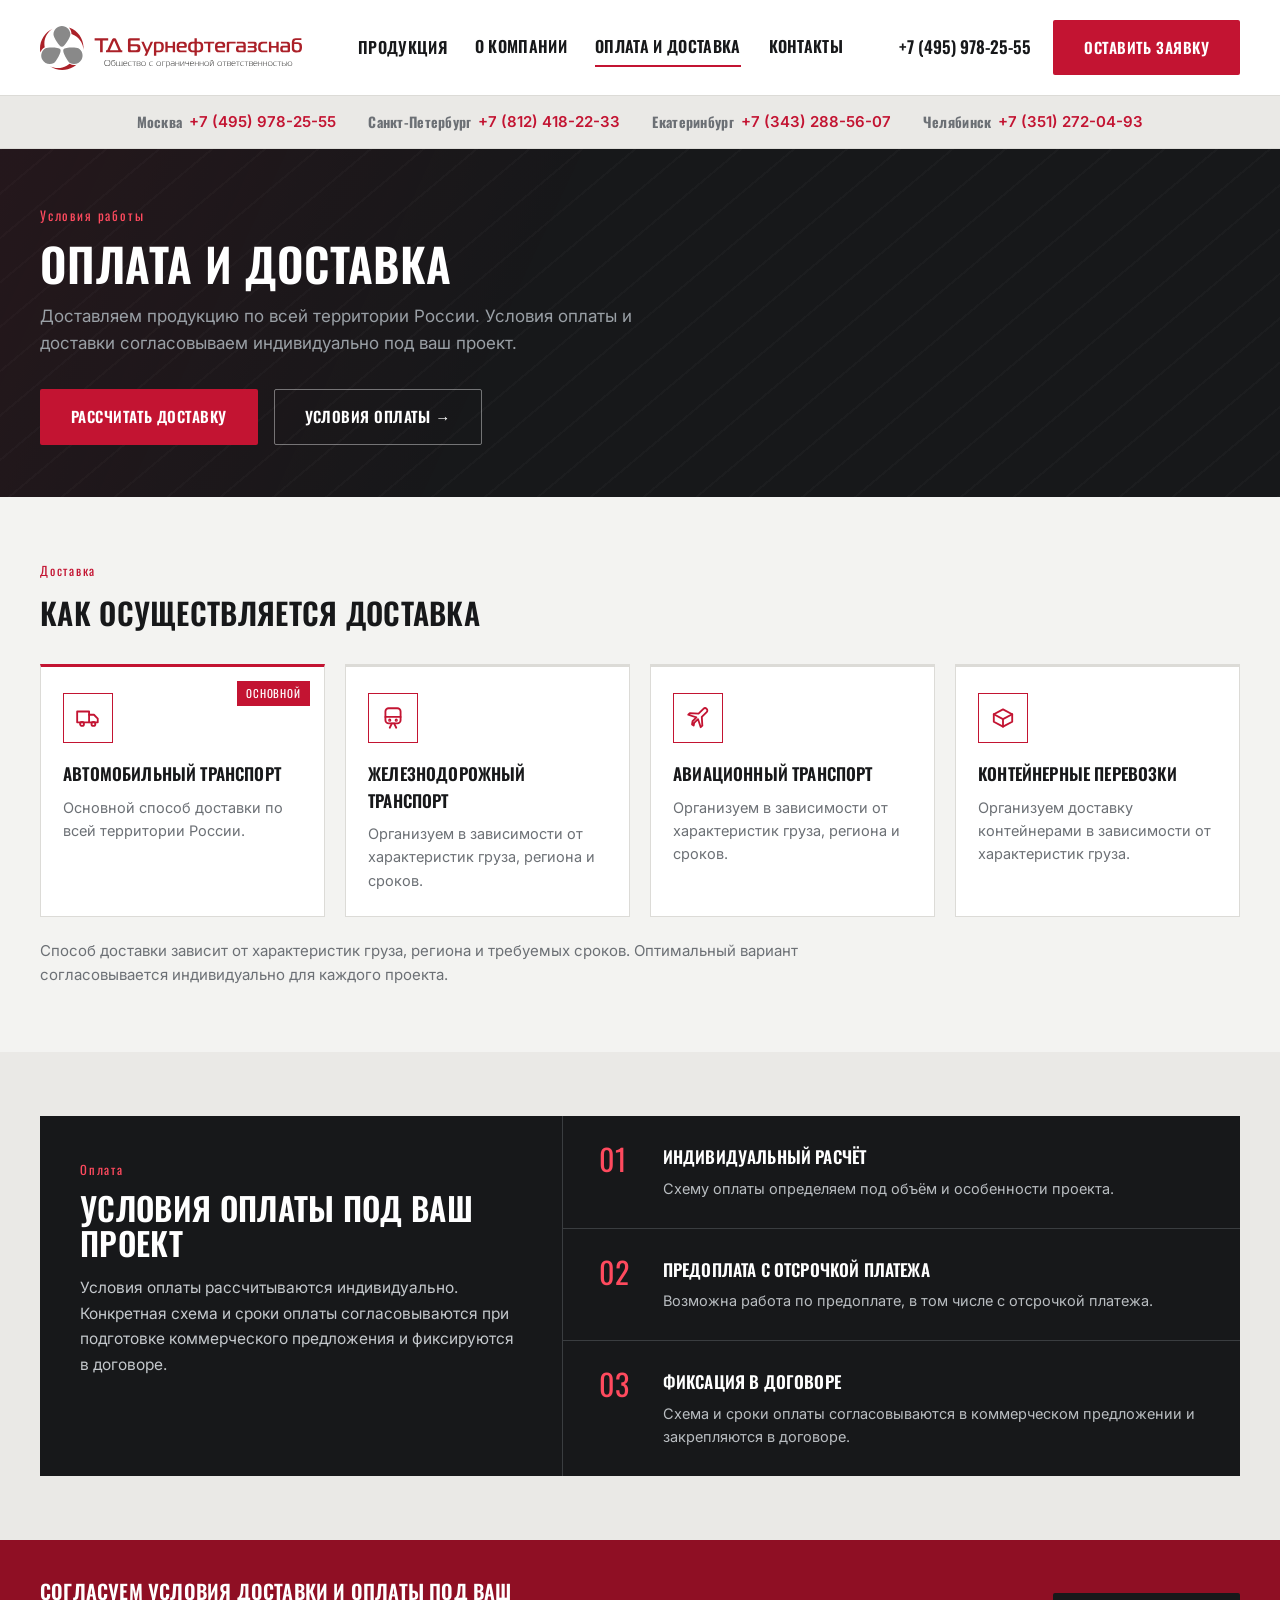
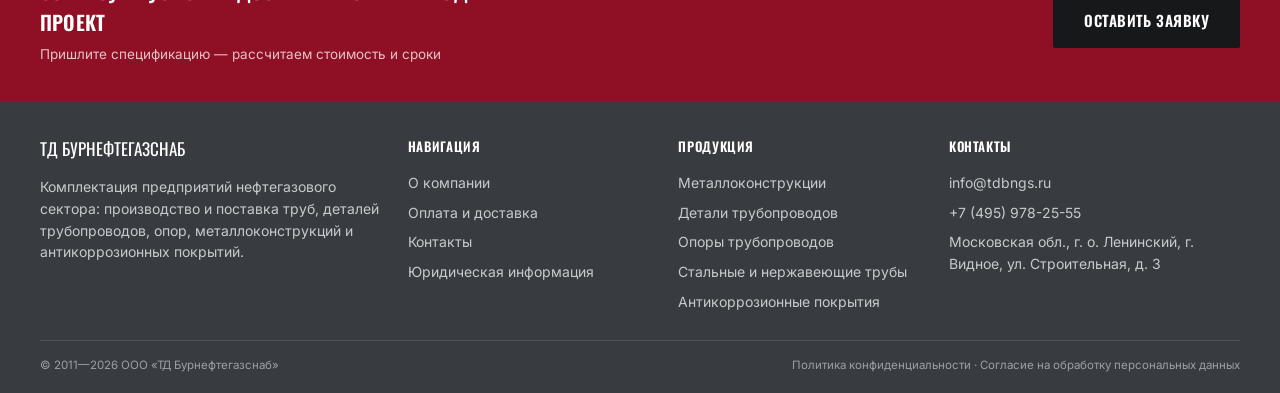
<file: delivery.html>
<!doctype html>
<html lang="ru">
<head>
<meta charset="utf-8">
<meta name="viewport" content="width=device-width, initial-scale=1.0">
<title>Оплата и доставка — ТД Бурнефтегазснаб</title>
<meta name="description" content="Оплата и доставка продукции ТД Бурнефтегазснаб: доставка труб, опор и металлоконструкций по всей России автомобильным, железнодорожным и авиатранспортом, условия согласуем под проект.">
<link rel="canonical" href="https://tdbngs.ru/delivery.html">
<link rel="icon" href="assets/favicon.svg" type="image/svg+xml">
<meta property="og:type" content="website">
<meta property="og:site_name" content="ТД Бурнефтегазснаб">
<meta property="og:locale" content="ru_RU">
<meta property="og:title" content="Оплата и доставка — ТД Бурнефтегазснаб">
<meta property="og:description" content="Оплата и доставка продукции ТД Бурнефтегазснаб: доставка труб, опор и металлоконструкций по всей России автомобильным, железнодорожным и авиатранспортом, условия согласуем под проект.">
<meta property="og:url" content="https://tdbngs.ru/delivery.html">
<meta property="og:image" content="https://tdbngs.ru/assets/photos/og-image.jpg">
<link rel="stylesheet" href="assets/style.css?v=20261126">
</head>
<body>
<!-- Yandex.Metrika counter -->
<script type="text/javascript">
    (function(m,e,t,r,i,k,a){
        m[i]=m[i]||function(){(m[i].a=m[i].a||[]).push(arguments)};
        m[i].l=1*new Date();
        for (var j = 0; j < document.scripts.length; j++) {if (document.scripts[j].src === r) { return; }}
        k=e.createElement(t),a=e.getElementsByTagName(t)[0],k.async=1,k.src=r,a.parentNode.insertBefore(k,a)
    })(window, document,'script','https://mc.yandex.ru/metrika/tag.js?id=112575961', 'ym');

    ym(112575961, 'init', {ssr:true, webvisor:true, clickmap:true, ecommerce:"dataLayer", referrer: document.referrer, url: location.href, accurateTrackBounce:true, trackLinks:true});
</script>
<noscript><div><img src="https://mc.yandex.ru/watch/112575961" style="position:absolute; left:-9999px;" alt="" /></div></noscript>
<!-- /Yandex.Metrika counter -->

<header class="site-header">
  <div class="container header-row">
    <a href="index.html" class="logo"><img src="assets/logo.svg" alt="ТД Бурнефтегазснаб" class="logo-img"></a>
    <nav class="main-nav">
      <div class="has-dropdown">
        <a href="#">Продукция</a>
        <div class="dropdown">
          <a href="metal-constructions.html">Металлоконструкции</a>
          <a href="pipe-parts.html">Детали трубопроводов</a>
          <a href="supports.html">Опоры трубопроводов</a>
          <a href="pipes.html">Стальные и нержавеющие трубы</a>
          <a href="coating.html">Антикоррозионные покрытия</a>
        </div>
      </div>
      <a href="about.html">О компании</a>
      <a href="delivery.html" class="active">Оплата и доставка</a>
      <a href="contacts.html">Контакты</a>
    </nav>
    <div class="header-actions">
      <a href="mailto:info@tdbngs.ru" class="header-email">info@tdbngs.ru</a>
      <a href="tel:+74959782555" class="header-phone">+7 (495) 978-25-55</a>
      <a href="contacts.html#request" class="btn btn-primary js-open-request">Оставить заявку</a>
      <button class="burger" aria-label="Меню"><span></span></button>
    </div>
  </div>
</header>
<div class="topbar">
  <div class="container">
    <div class="topbar-item"><span class="city">Москва</span> <a href="tel:+74959782555">+7 (495) 978-25-55</a></div>
    <div class="topbar-item"><span class="city">Санкт-Петербург</span> <a href="tel:+78124182233">+7 (812) 418-22-33</a></div>
    <div class="topbar-item"><span class="city">Екатеринбург</span> <a href="tel:+73432885607">+7 (343) 288-56-07</a></div>
    <div class="topbar-item"><span class="city">Челябинск</span> <a href="tel:+73512720493">+7 (351) 272-04-93</a></div>
  </div>
</div>


<section class="page-hero">
  <div class="hero-pattern"></div>
  <div class="container">
    <div class="hero-eyebrow">Условия работы</div>
    <h1>Оплата и доставка</h1>
    <p>Доставляем продукцию по всей территории России. Условия оплаты и доставки согласовываем индивидуально под ваш проект.</p>
    <div class="hero-cta">
      <a href="contacts.html#request" class="btn btn-primary js-open-request">Рассчитать доставку</a>
      <a href="#payment" class="btn btn-ghost-light">Условия оплаты →</a>
    </div>
  </div>
</section>

<section class="section">
  <div class="container">
    <div class="eyebrow">Доставка</div>
    <h2 class="h-title">Как осуществляется доставка</h2>
    <div class="mode-grid">
      <div class="mode main"><span class="badge">Основной</span><div class="ico"><svg viewBox="0 0 24 24"><path d="M2 6h11v10H2z"/><path d="M13 9h4.5L21 12.5V16h-8"/><circle cx="6.5" cy="17.5" r="1.8"/><circle cx="17" cy="17.5" r="1.8"/></svg></div><h3>Автомобильный транспорт</h3><p>Основной способ доставки по всей территории России.</p></div>
      <div class="mode"><div class="ico"><svg viewBox="0 0 24 24"><rect x="5" y="3" width="14" height="14" rx="3"/><path d="M5 11h14M9 21l2-4M15 21l-2-4"/><circle cx="9" cy="14" r=".6"/><circle cx="15" cy="14" r=".6"/></svg></div><h3>Железнодорожный транспорт</h3><p>Организуем в зависимости от характеристик груза, региона и сроков.</p></div>
      <div class="mode"><div class="ico"><svg viewBox="0 0 24 24"><path d="M10.5 13.5L3 11l1.5-1.5 8 .5L17 5.5a2 2 0 013 3L15.5 13l.5 8-1.5 1.5-2.5-7.5-3.5 3.5-.5 2.5-1.5-1 .5-3z" transform="translate(0 -2)"/></svg></div><h3>Авиационный транспорт</h3><p>Организуем в зависимости от характеристик груза, региона и сроков.</p></div>
      <div class="mode"><div class="ico"><svg viewBox="0 0 24 24"><path d="M3.5 8.5L12 4l8.5 4.5v7L12 20l-8.5-4.5z"/><path d="M3.5 8.5L12 13l8.5-4.5M12 13v7"/></svg></div><h3>Контейнерные перевозки</h3><p>Организуем доставку контейнерами в зависимости от характеристик груза.</p></div>
    </div>
    <p class="delivery-note">Способ доставки зависит от характеристик груза, региона и требуемых сроков. Оптимальный вариант согласовывается индивидуально для каждого проекта.</p>
  </div>
</section>

<section class="section on-dim" id="payment">
  <div class="container">
    <div class="pay-panel">
      <div class="lead">
        <div class="eyebrow" style="color:var(--red-bright);">Оплата</div>
        <h2>Условия оплаты под ваш проект</h2>
        <p>Условия оплаты рассчитываются индивидуально. Конкретная схема и сроки оплаты согласовываются при подготовке коммерческого предложения и фиксируются в договоре.</p>
      </div>
      <ul>
        <li><span class="n">01</span><div><h3>Индивидуальный расчёт</h3><p>Схему оплаты определяем под объём и особенности проекта.</p></div></li>
        <li><span class="n">02</span><div><h3>Предоплата с отсрочкой платежа</h3><p>Возможна работа по предоплате, в том числе с отсрочкой платежа.</p></div></li>
        <li><span class="n">03</span><div><h3>Фиксация в договоре</h3><p>Схема и сроки оплаты согласовываются в коммерческом предложении и закрепляются в договоре.</p></div></li>
      </ul>
    </div>
  </div>
</section>

<section class="cta-band">
  <div class="container">
    <div>
      <h3>Согласуем условия доставки и оплаты под ваш проект</h3>
      <p>Пришлите спецификацию — рассчитаем стоимость и сроки</p>
    </div>
    <a href="contacts.html#request" class="btn btn-primary js-open-request">Оставить заявку</a>
  </div>
</section>

<footer class="site-footer">
  <div class="container">
    <div class="footer-top">
      <div>
        <div class="footer-logo">ТД БУРНЕФТЕГАЗСНАБ</div>
        <p>Комплектация предприятий нефтегазового сектора: производство и поставка труб, деталей трубопроводов, опор, металлоконструкций и антикоррозионных покрытий.</p>
      </div>
      <div>
        <h4>Навигация</h4>
        <a href="about.html">О компании</a>
        <a href="delivery.html">Оплата и доставка</a>
        <a href="contacts.html">Контакты</a>
        <a href="privacy-policy.html">Юридическая информация</a>
      </div>
      <div>
        <h4>Продукция</h4>
        <a href="metal-constructions.html">Металлоконструкции</a>
        <a href="pipe-parts.html">Детали трубопроводов</a>
        <a href="supports.html">Опоры трубопроводов</a>
        <a href="pipes.html">Стальные и нержавеющие трубы</a>
        <a href="coating.html">Антикоррозионные покрытия</a>
      </div>
      <div>
        <h4>Контакты</h4>
        <a href="mailto:info@tdbngs.ru">info@tdbngs.ru</a>
        <a href="tel:+74959782555">+7 (495) 978-25-55</a>
        <p>Московская обл., г. о. Ленинский, г. Видное, ул.&nbsp;Строительная, д. 3</p>
      </div>
    </div>
    <div class="footer-bottom">
      <span>© 2011—2026 ООО «ТД Бурнефтегазснаб»</span>
      <span><a href="privacy-policy.html" style="color:inherit;">Политика конфиденциальности</a> · <a href="consent.html" style="color:inherit;">Согласие на обработку персональных данных</a></span>
    </div>
  </div>
</footer>
<div class="request-modal" id="requestModal">
  <div class="request-modal-overlay"></div>
  <div class="request-modal-box">
    <button class="request-modal-close" type="button" aria-label="Закрыть">&times;</button>
    <h3>Оставить заявку</h3>
    <p class="request-modal-sub" id="requestModalSub">Расскажите, что вас интересует — мы свяжемся с вами и подберём решение.</p>
    <form class="contact-form" id="requestModalForm" data-form="main">
      <label class="field-label">ФИО</label>
      <input type="text" name="name" placeholder="Ваше имя" required minlength="2">
      <label class="field-label">Телефон</label>
      <input type="tel" class="phone-mask" name="phone" placeholder="+7 (___) ___-__-__" required>
      <label class="field-label">Электронная почта</label>
      <input type="email" name="email" placeholder="mail@example.com">
      <label class="field-label">Комментарий</label>
      <textarea name="message" placeholder="Комментарий (не обязательно)"></textarea>
      <label class="consent"><input type="checkbox" class="consent-check" required> Я подтверждаю ознакомление и даю <a href="consent.html" target="_blank">согласие на обработку</a> моих персональных данных в порядке и на условиях, указанных в <a href="privacy-policy.html" target="_blank">Политике обработки персональных данных</a></label>
      <button type="submit" class="btn btn-dark" style="margin-top:6px;">Отправить заявку</button>
    </form>
  </div>
</div>
<script src="assets/script.js?v=20261126"></script>
</body>
</html>
</file>
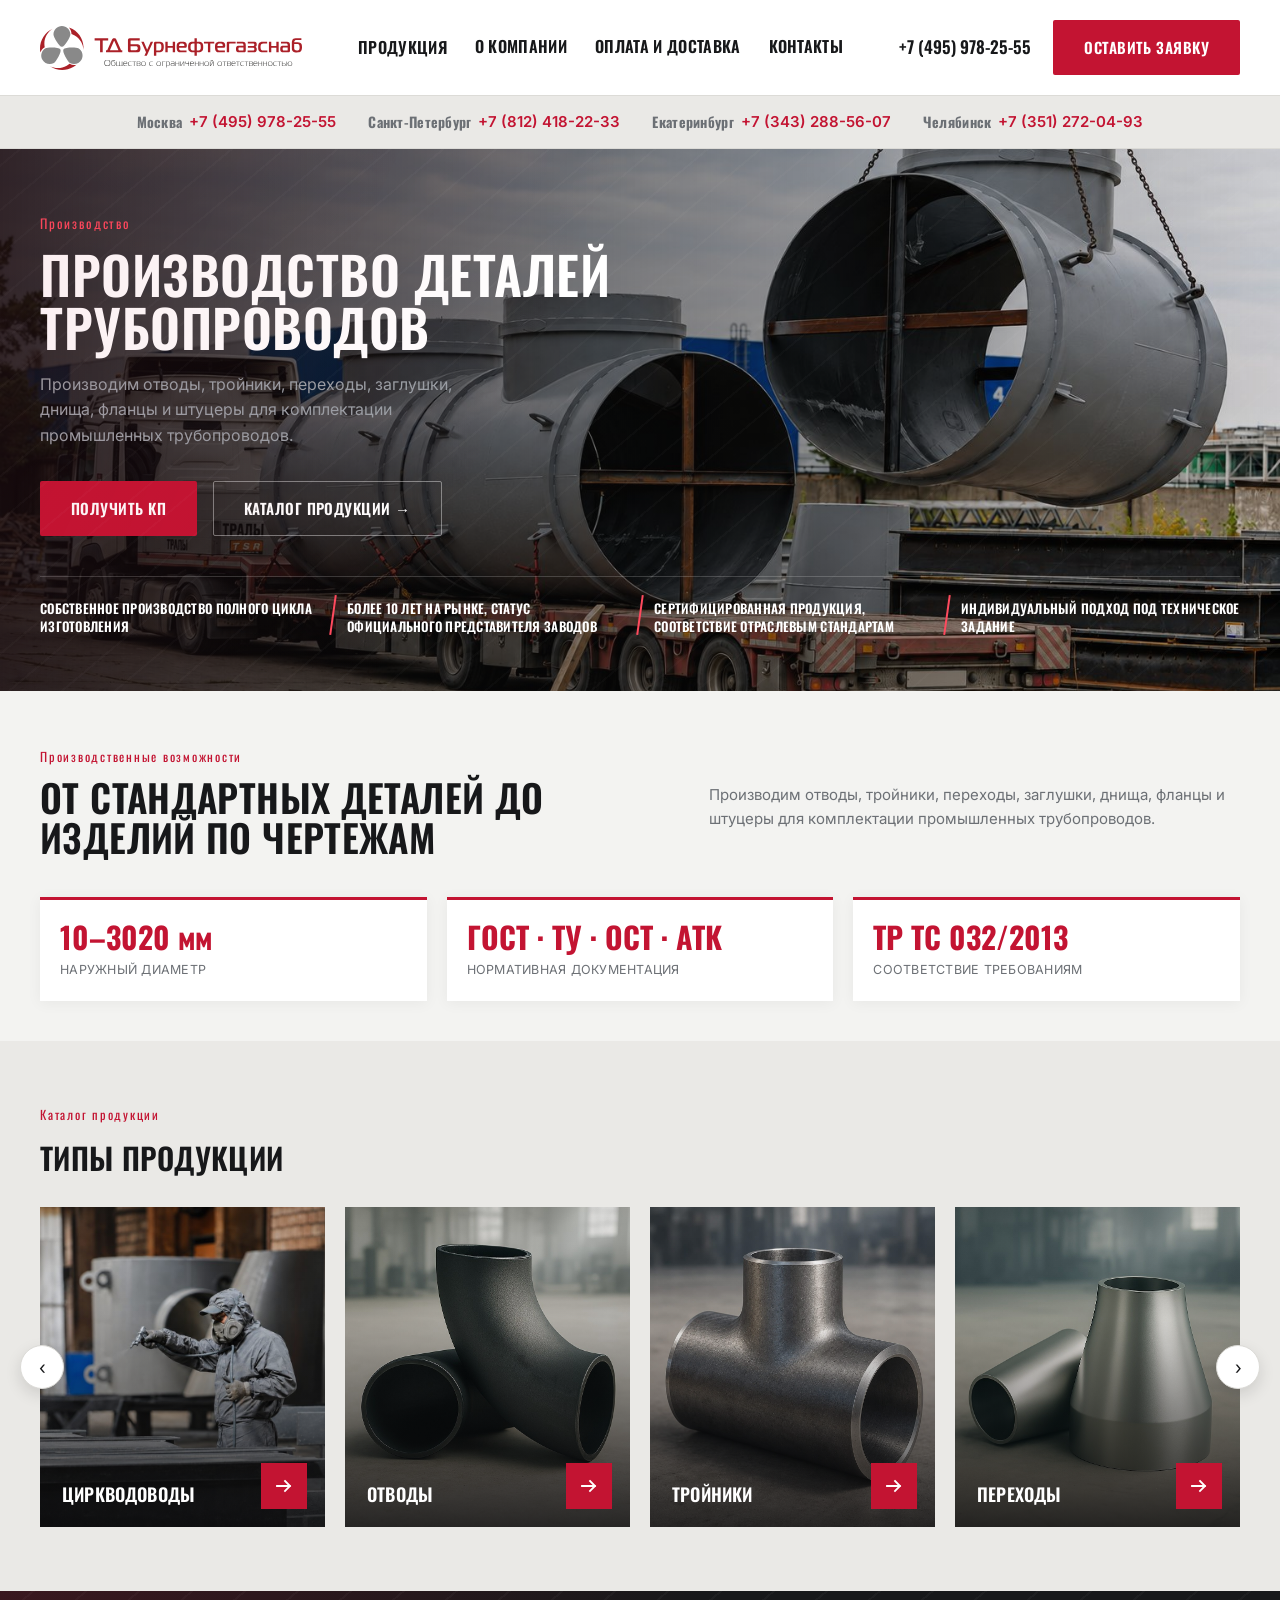
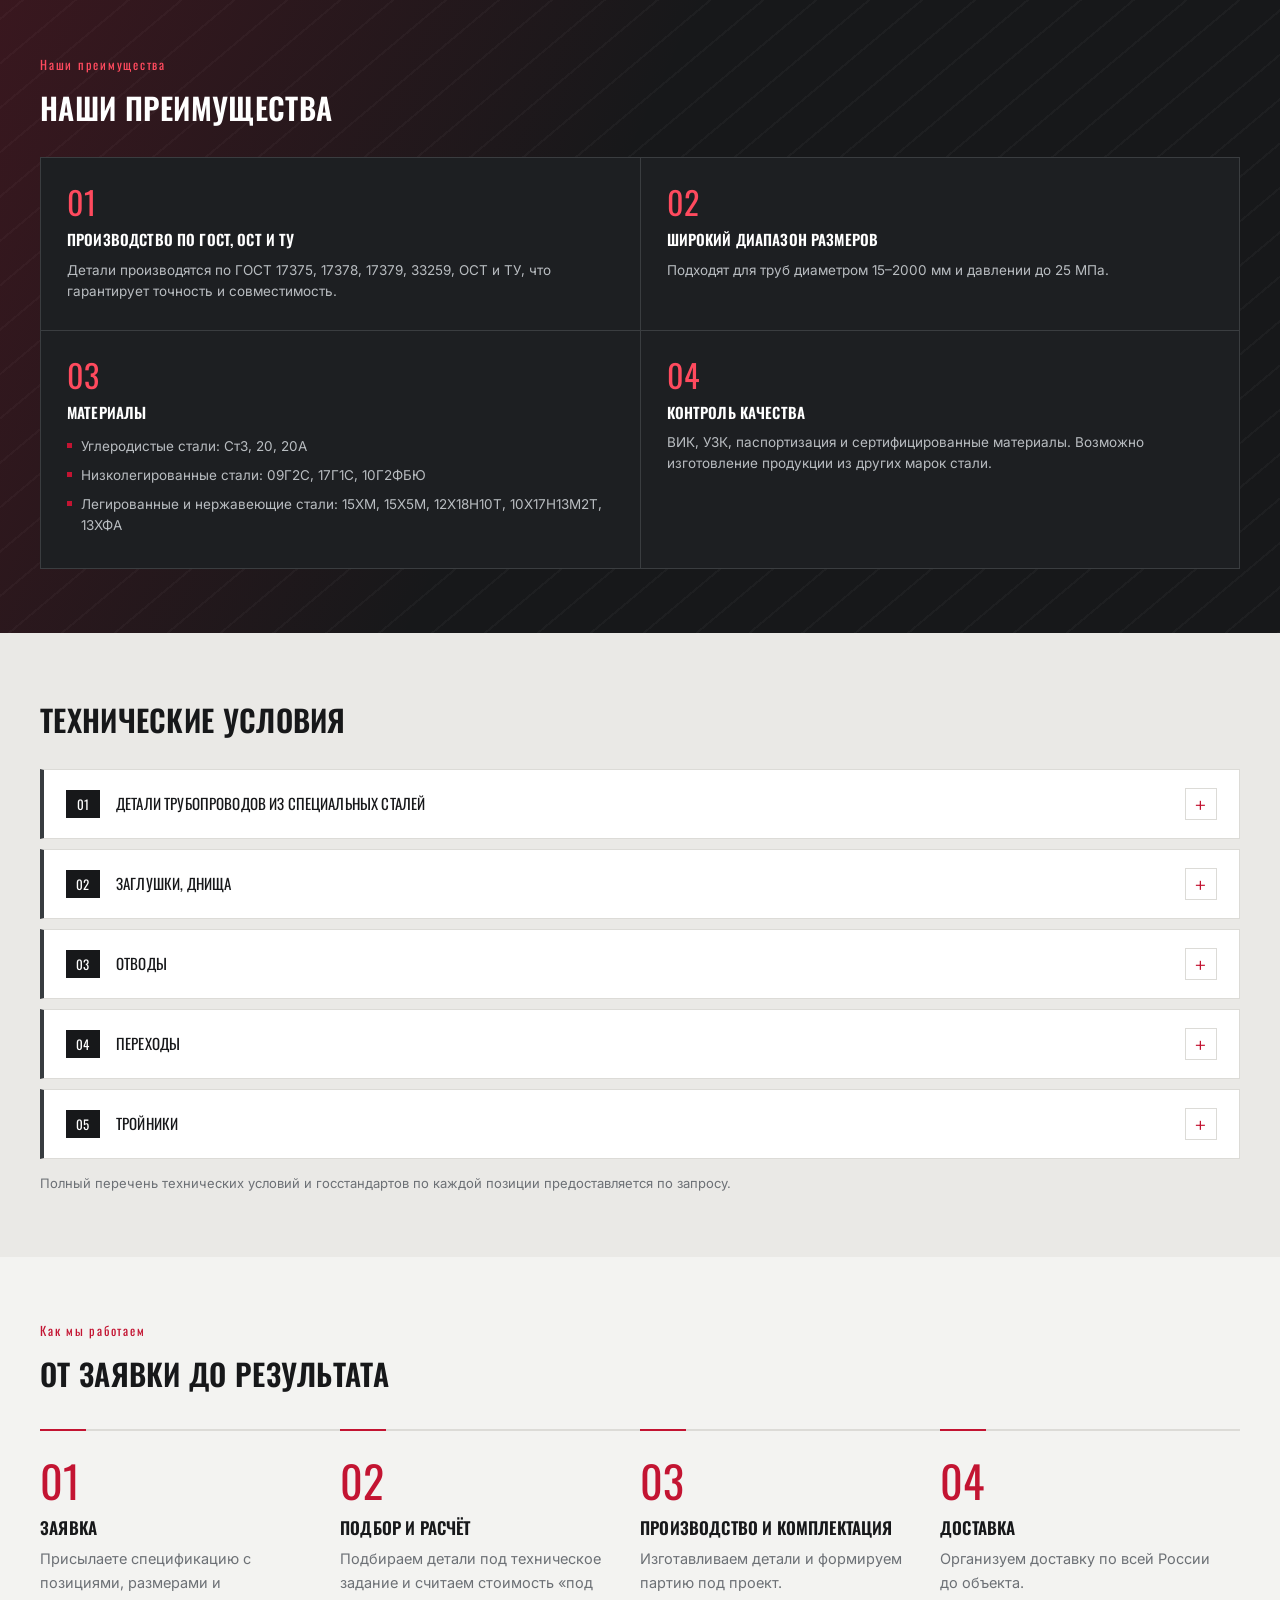
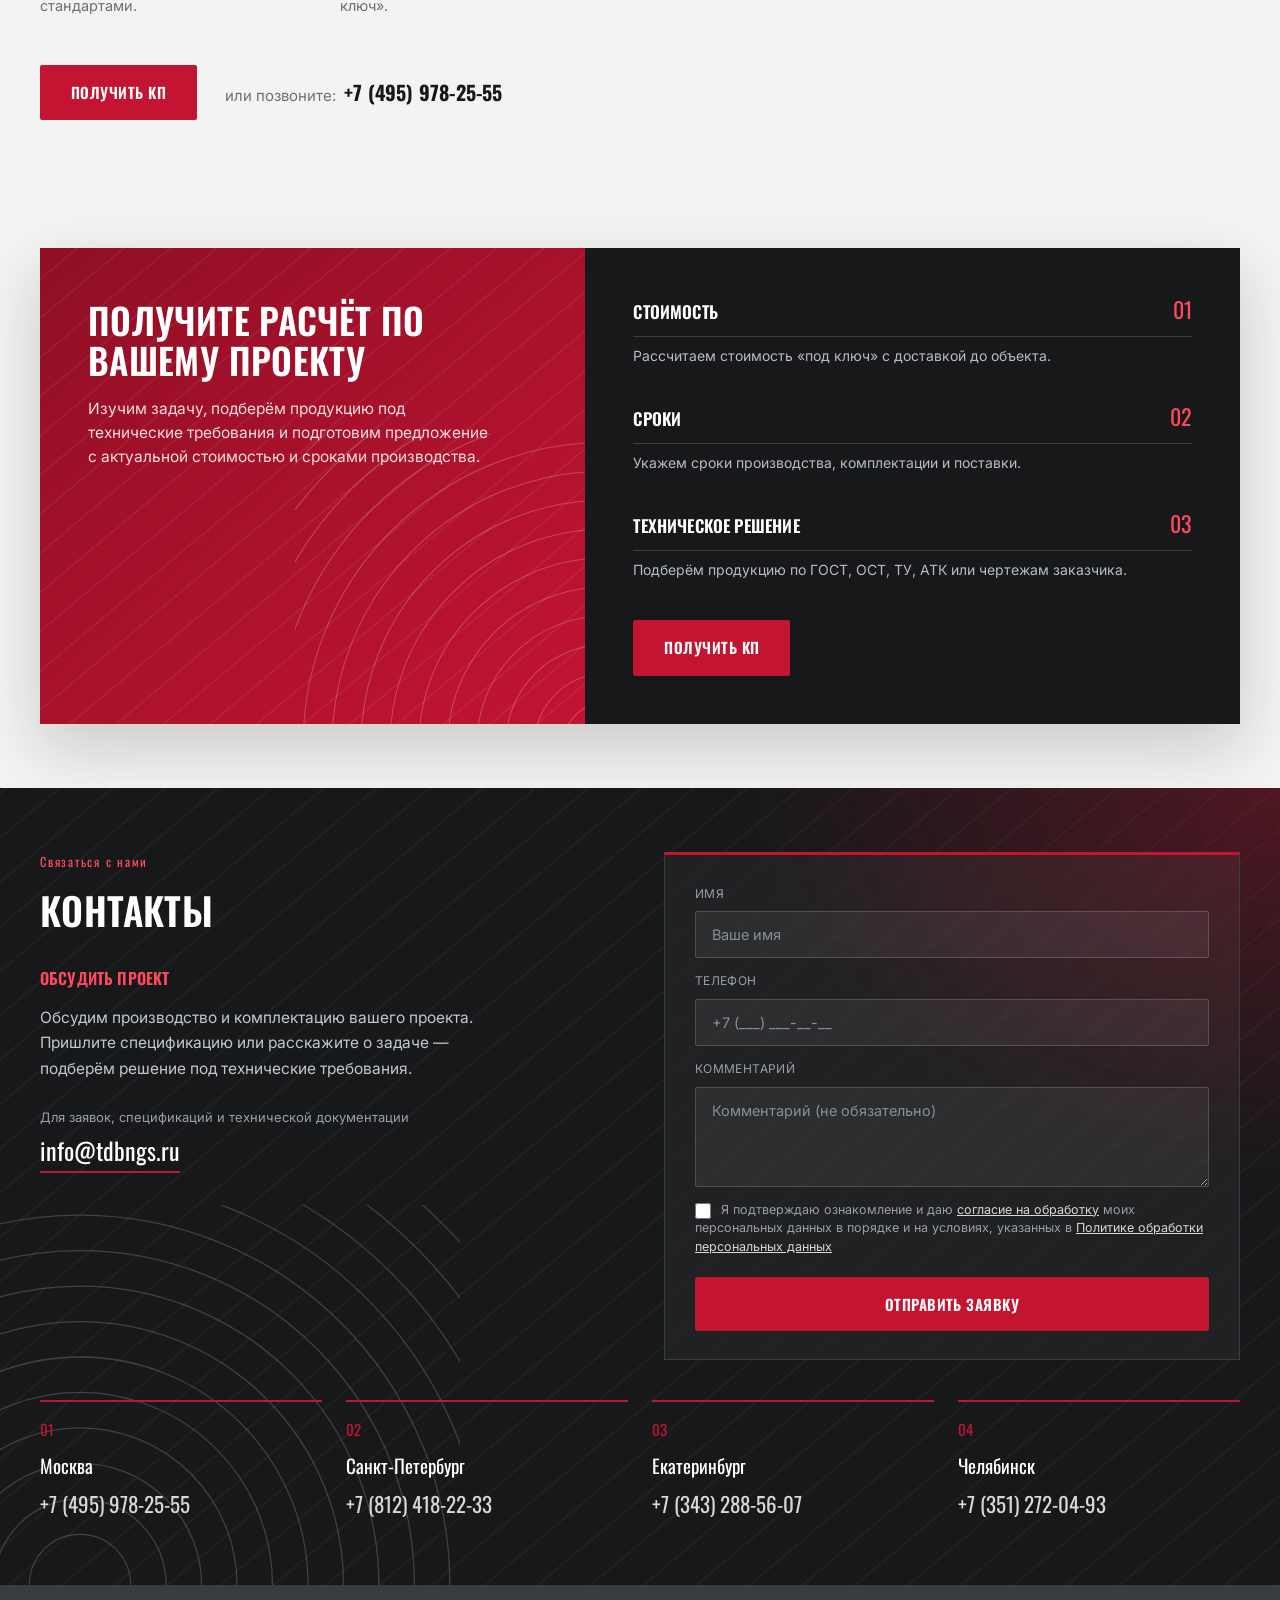
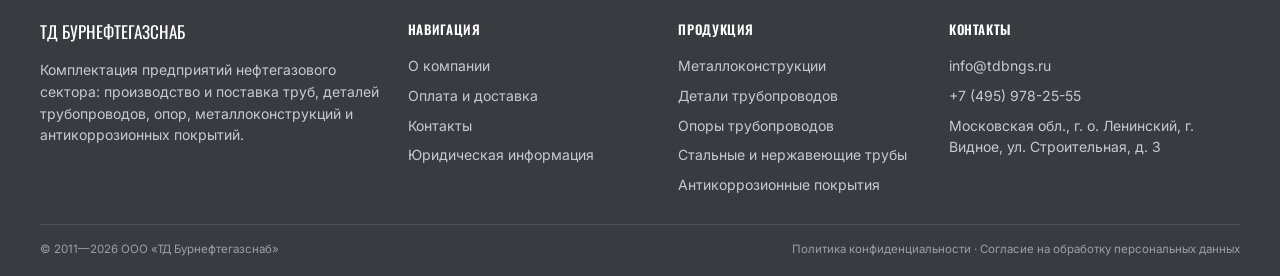
<file: pipe-parts.html>
<!doctype html>
<html lang="ru">
<head>
<meta charset="utf-8">
<meta name="viewport" content="width=device-width, initial-scale=1.0">
<title>Детали трубопроводов — ТД Бурнефтегазснаб</title>
<meta name="description" content="Производство деталей трубопроводов: отводы, тройники, переходы, заглушки, днища, фланцы, штуцеры и циркводоводы по ГОСТ, ОСТ, ТУ и чертежам заказчика.">
<link rel="canonical" href="https://tdbngs.ru/pipe-parts.html">
<link rel="icon" href="assets/favicon.svg" type="image/svg+xml">
<meta property="og:type" content="website">
<meta property="og:site_name" content="ТД Бурнефтегазснаб">
<meta property="og:locale" content="ru_RU">
<meta property="og:title" content="Детали трубопроводов — ТД Бурнефтегазснаб">
<meta property="og:description" content="Производство деталей трубопроводов: отводы, тройники, переходы, заглушки, днища, фланцы, штуцеры и циркводоводы по ГОСТ, ОСТ, ТУ и чертежам заказчика.">
<meta property="og:url" content="https://tdbngs.ru/pipe-parts.html">
<meta property="og:image" content="https://tdbngs.ru/assets/photos/og-image.jpg">
<link rel="stylesheet" href="assets/style.css?v=20261126">
</head>
<body>
<!-- Yandex.Metrika counter -->
<script type="text/javascript">
    (function(m,e,t,r,i,k,a){
        m[i]=m[i]||function(){(m[i].a=m[i].a||[]).push(arguments)};
        m[i].l=1*new Date();
        for (var j = 0; j < document.scripts.length; j++) {if (document.scripts[j].src === r) { return; }}
        k=e.createElement(t),a=e.getElementsByTagName(t)[0],k.async=1,k.src=r,a.parentNode.insertBefore(k,a)
    })(window, document,'script','https://mc.yandex.ru/metrika/tag.js?id=112575961', 'ym');

    ym(112575961, 'init', {ssr:true, webvisor:true, clickmap:true, ecommerce:"dataLayer", referrer: document.referrer, url: location.href, accurateTrackBounce:true, trackLinks:true});
</script>
<noscript><div><img src="https://mc.yandex.ru/watch/112575961" style="position:absolute; left:-9999px;" alt="" /></div></noscript>
<!-- /Yandex.Metrika counter -->

<header class="site-header">
  <div class="container header-row">
    <a href="index.html" class="logo"><img src="assets/logo.svg" alt="ТД Бурнефтегазснаб" class="logo-img"></a>
    <nav class="main-nav">
      <div class="has-dropdown">
        <a href="#">Продукция</a>
        <div class="dropdown">
          <a href="metal-constructions.html">Металлоконструкции</a>
          <a href="pipe-parts.html">Детали трубопроводов</a>
          <a href="supports.html">Опоры трубопроводов</a>
          <a href="pipes.html">Стальные и нержавеющие трубы</a>
          <a href="coating.html">Антикоррозионные покрытия</a>
        </div>
      </div>
      <a href="about.html">О компании</a>
      <a href="delivery.html">Оплата и доставка</a>
      <a href="contacts.html">Контакты</a>
    </nav>
    <div class="header-actions">
      <a href="mailto:info@tdbngs.ru" class="header-email">info@tdbngs.ru</a>
      <a href="tel:+74959782555" class="header-phone">+7 (495) 978-25-55</a>
      <a href="contacts.html#request" class="btn btn-primary js-open-request">Оставить заявку</a>
      <button class="burger" aria-label="Меню"><span></span></button>
    </div>
  </div>
</header>
<div class="topbar">
  <div class="container">
    <div class="topbar-item"><span class="city">Москва</span> <a href="tel:+74959782555">+7 (495) 978-25-55</a></div>
    <div class="topbar-item"><span class="city">Санкт-Петербург</span> <a href="tel:+78124182233">+7 (812) 418-22-33</a></div>
    <div class="topbar-item"><span class="city">Екатеринбург</span> <a href="tel:+73432885607">+7 (343) 288-56-07</a></div>
    <div class="topbar-item"><span class="city">Челябинск</span> <a href="tel:+73512720493">+7 (351) 272-04-93</a></div>
  </div>
</div>


<section class="hero" style="background-image:linear-gradient(90deg, rgba(10,10,11,.86) 0%, rgba(10,10,11,.5) 45%, rgba(10,10,11,.1) 100%), url('assets/photos/pp-hero.jpg');background-size:cover;background-position:center;">
  <div class="hero-pattern"></div>
  <div class="container">
      <div class="hero-eyebrow">Производство</div>
      <h1>Производство деталей трубопроводов</h1>
      <p class="hero-lede">Производим отводы, тройники, переходы, заглушки, днища, фланцы и штуцеры для комплектации промышленных трубопроводов.</p>
      <div class="hero-cta">
        <a href="contacts.html#request" class="btn btn-primary js-open-request">Получить КП</a>
        <a href="#products" class="btn btn-ghost-light">Каталог продукции →</a>
      </div>
    <div class="hero-strip-plain cols4">
      <div class="item"><strong>Собственное производство полного цикла изготовления</strong></div>
      <div class="item"><strong>Более 10 лет на рынке, статус официального представителя заводов</strong></div>
      <div class="item"><strong>Сертифицированная продукция, соответствие отраслевым стандартам</strong></div>
      <div class="item"><strong>Индивидуальный подход под техническое задание</strong></div>
    </div>
  </div>
  <div class="hero-bottom-space"></div>
</section>

<section class="section-head">
  <div class="container">
    <div class="eyebrow">Производственные возможности</div>
    <div class="headline-row">
      <h2>От стандартных деталей до изделий по чертежам</h2>
      <p class="lede">Производим отводы, тройники, переходы, заглушки, днища, фланцы и штуцеры для комплектации промышленных трубопроводов.</p>
    </div>
  </div>
</section>
<section class="section-tight">
  <div class="container">
    <div class="spec-strip">
      <div class="tile"><strong>10–3020 мм</strong><em>наружный диаметр</em></div>
      <div class="tile"><strong>ГОСТ · ТУ · ОСТ · АТК</strong><em>нормативная документация</em></div>
      <div class="tile"><strong>ТР ТС 032/2013</strong><em>соответствие требованиям</em></div>
    </div>
  </div>
</section>

<section class="section on-dim" id="products">
  <div class="container">
    <div class="eyebrow">Каталог продукции</div>
    <h2 class="h-title">Типы продукции</h2>
    <div class="product-slider-wrap">
      <button class="slider-arrow prev" aria-label="Назад">‹</button>
      <div class="product-slider photo-cards">
        <div class="product-card"><div class="thumb"><img src="assets/photos/pp-tsirkvodovody.jpg" alt="Циркводоводы" loading="lazy"></div><div class="info"><h3>Циркводоводы</h3></div><div class="more"><span>Запросить цену</span><span class="arrow">↗</span></div></div>
        <div class="product-card"><div class="thumb"><img src="assets/photos/pp-otvody.jpg" alt="Отводы" loading="lazy"></div><div class="info"><h3>Отводы</h3></div><div class="more"><span>Запросить цену</span><span class="arrow">↗</span></div></div>
        <div class="product-card"><div class="thumb"><img src="assets/photos/pp-troyniki.jpg" alt="Тройники" loading="lazy"></div><div class="info"><h3>Тройники</h3></div><div class="more"><span>Запросить цену</span><span class="arrow">↗</span></div></div>
        <div class="product-card"><div class="thumb"><img src="assets/photos/pp-perehody.jpg" alt="Переходы" loading="lazy"></div><div class="info"><h3>Переходы</h3></div><div class="more"><span>Запросить цену</span><span class="arrow">↗</span></div></div>
        <div class="product-card"><div class="thumb"><img src="assets/photos/pp-zaglushki.jpg" alt="Заглушки" loading="lazy"></div><div class="info"><h3>Заглушки</h3></div><div class="more"><span>Запросить цену</span><span class="arrow">↗</span></div></div>
        <div class="product-card"><div class="thumb"><img src="assets/photos/pp-zaglushki-atk.jpg" alt="Заглушки АТК" loading="lazy"></div><div class="info"><h3>Заглушки АТК</h3></div><div class="more"><span>Запросить цену</span><span class="arrow">↗</span></div></div>
        <div class="product-card"><div class="thumb"><img src="assets/photos/pp-dnishcha.jpg" alt="Днища" loading="lazy"></div><div class="info"><h3>Днища</h3></div><div class="more"><span>Запросить цену</span><span class="arrow">↗</span></div></div>
        <div class="product-card"><div class="thumb"><img src="assets/photos/pp-flantsy.jpg" alt="Фланцы" loading="lazy"></div><div class="info"><h3>Фланцы</h3></div><div class="more"><span>Запросить цену</span><span class="arrow">↗</span></div></div>
        <div class="product-card"><div class="thumb"><img src="assets/photos/pp-shtutsery.jpg" alt="Штуцеры" loading="lazy"></div><div class="info"><h3>Штуцеры</h3></div><div class="more"><span>Запросить цену</span><span class="arrow">↗</span></div></div>
      </div>
      <button class="slider-arrow next" aria-label="Вперёд">›</button>
    </div>
  </div>
</section>

<section class="section adv-dark">
  <div class="container">
    <div class="eyebrow">Наши преимущества</div>
    <h2 class="h-title">Наши преимущества</h2>
    <div class="advantages-grid">
      <div class="cell"><span class="num">01</span><h3>Производство по ГОСТ, ОСТ и ТУ</h3><p>Детали производятся по ГОСТ 17375, 17378, 17379, 33259, ОСТ и ТУ, что гарантирует точность и совместимость.</p></div>
      <div class="cell"><span class="num">02</span><h3>Широкий диапазон размеров</h3><p>Подходят для труб диаметром 15–2000 мм и давлении до 25 МПа.</p></div>
      <div class="cell">
        <span class="num">03</span><h3>Материалы</h3>
        <ul>
          <li>Углеродистые стали: Ст3, 20, 20А</li>
          <li>Низколегированные стали: 09Г2С, 17Г1С, 10Г2ФБЮ</li>
          <li>Легированные и нержавеющие стали: 15ХМ, 15Х5М, 12Х18Н10Т, 10Х17Н13М2Т, 13ХФА</li>
        </ul>
      </div>
      <div class="cell"><span class="num">04</span><h3>Контроль качества</h3><p>ВИК, УЗК, паспортизация и сертифицированные материалы. Возможно изготовление продукции из других марок стали.</p></div>
    </div>
  </div>
</section>

<section class="section on-dim">
  <div class="container">
    <h2 class="h-title">Технические условия</h2>
    <div class="types-accordion">
      <div class="ta-item">
        <div class="ta-q"><span><span class="ta-num">01</span>Детали трубопроводов из специальных сталей</span><span class="plus">+</span></div>
        <div class="ta-a">
          <ul style="grid-template-columns:1fr;">
            <li><strong>Детали из коррозионностойких и хладостойких сталей</strong> — ТУ 1462, 1468, 1469, 14-1-5598 (8 позиций)</li>
            <li><strong>Детали из жаропрочных сталей</strong> — ТУ 1468, 1469, 1462 (5 позиций)</li>
            <li><strong>Детали из нержавеющих сталей</strong> — ТУ 1468, 1469, 1462 (10 позиций)</li>
          </ul>
        </div>
      </div>
      <div class="ta-item">
        <div class="ta-q"><span><span class="ta-num">02</span>Заглушки, днища</span><span class="plus">+</span></div>
        <div class="ta-a">
          <ul style="grid-template-columns:1fr;">
            <li><strong>Заглушки эллиптические</strong> — ГОСТ 17379-2001 + 27 ТУ</li>
            <li><strong>Днища эллиптические</strong> — 17 ТУ (1468, 1469 и др.)</li>
            <li><strong>Заглушки точёные</strong> — 6 ТУ</li>
            <li><strong>Заглушки фланцевые</strong> — АТК 24.200.02-90</li>
            <li><strong>Заглушки поворотные (обтюраторы)</strong> — Т-ММ-25-01-06, АТК 26-18-5-93</li>
          </ul>
        </div>
      </div>
      <div class="ta-item">
        <div class="ta-q"><span><span class="ta-num">03</span>Отводы</span><span class="plus">+</span></div>
        <div class="ta-a">
          <ul style="grid-template-columns:1fr;">
            <li><strong>Отводы бесшовные</strong> — ГОСТ 30753-2001, ГОСТ 17375-2001 (исп. 1, 2) + 26 ТУ</li>
            <li><strong>Отводы штампосварные</strong> — 17 ТУ</li>
            <li><strong>Отводы сварные</strong> — ОСТ 34.10.752-97, ОСТ 36-21-77 + 2 ТУ</li>
            <li><strong>Отводы точёные (угольники)</strong> — ГОСТ 22820-83 + 4 ТУ</li>
            <li><strong>Отводы гнутые</strong> — ГОСТ 24950-81 + 30 ТУ</li>
          </ul>
        </div>
      </div>
      <div class="ta-item">
        <div class="ta-q"><span><span class="ta-num">04</span>Переходы</span><span class="plus">+</span></div>
        <div class="ta-a">
          <ul style="grid-template-columns:1fr;">
            <li><strong>Переходы бесшовные</strong> — ГОСТ 17378-2001 + 25 ТУ</li>
            <li><strong>Переходы штампосварные</strong> — 16 ТУ</li>
            <li><strong>Переходы сварные</strong> — ОСТ 34.10.753-97, ОСТ 36-22-77 + 9 ТУ</li>
            <li><strong>Переходы точёные</strong> — ГОСТ 22826-83 + 6 ТУ</li>
          </ul>
        </div>
      </div>
      <div class="ta-item">
        <div class="ta-q"><span><span class="ta-num">05</span>Тройники</span><span class="plus">+</span></div>
        <div class="ta-a">
          <ul style="grid-template-columns:1fr;">
            <li><strong>Тройники бесшовные</strong> — ГОСТ 17376-2001 + 24 ТУ</li>
            <li><strong>Тройники штампосварные</strong> — 19 ТУ</li>
            <li><strong>Тройники точёные</strong> — ГОСТ 22822-83 + 6 ТУ</li>
            <li><strong>Тройники сварные</strong> — ОСТ 36-24-77, ОСТ 34.10.762-97, ОСТ 34.10.764-97 + 8 ТУ</li>
          </ul>
        </div>
      </div>
    </div>
    <p class="small-note">Полный перечень технических условий и госстандартов по каждой позиции предоставляется по запросу.</p>
  </div>
</section>

<section class="section process-section">
  <div class="container">
    <div class="eyebrow">Как мы работаем</div>
    <h2 class="h-title">От заявки до результата</h2>
    <ol class="process-steps">
      <li><span class="n">01</span><h3>Заявка</h3><p>Присылаете спецификацию с позициями, размерами и стандартами.</p></li>
      <li><span class="n">02</span><h3>Подбор и расчёт</h3><p>Подбираем детали под техническое задание и считаем стоимость «под ключ».</p></li>
      <li><span class="n">03</span><h3>Производство и комплектация</h3><p>Изготавливаем детали и формируем партию под проект.</p></li>
      <li><span class="n">04</span><h3>Доставка</h3><p>Организуем доставку по всей России до объекта.</p></li>
    </ol>
    <div class="process-cta">
      <a href="contacts.html#request" class="btn btn-primary js-open-request">Получить КП</a>
      <a class="process-phone" href="tel:+74959782555">или позвоните: <strong>+7 (495) 978-25-55</strong></a>
    </div>
  </div>
</section>

<section class="section rings-corner left">
  <div class="container">
    <div class="quote-grid">
      <div class="quote-intro">
        <h2 class="h-title" style="margin-bottom:0;">Получите расчёт по вашему проекту</h2>
        <p class="lede">Изучим задачу, подберём продукцию под технические требования и подготовим предложение с актуальной стоимостью и сроками производства.</p>
      </div>
      <div class="quote-list">
        <div class="q-item">
          <div class="q-row"><h4>Стоимость</h4><span class="n">01</span></div>
          <p>Рассчитаем стоимость «под ключ» с доставкой до объекта.</p>
        </div>
        <div class="q-item">
          <div class="q-row"><h4>Сроки</h4><span class="n">02</span></div>
          <p>Укажем сроки производства, комплектации и поставки.</p>
        </div>
        <div class="q-item">
          <div class="q-row"><h4>Техническое решение</h4><span class="n">03</span></div>
          <p>Подберём продукцию по ГОСТ, ОСТ, ТУ, АТК или чертежам заказчика.</p>
        </div>
        <a href="contacts.html#request" class="btn btn-primary js-open-request" style="margin-top:8px;">Получить КП</a>
      </div>
    </div>
  </div>
</section>

<section class="section contact-band" id="request">
  <div class="container">
    <div class="contact-grid">
      <div>
        <div class="eyebrow">Связаться с нами</div>
        <h2 class="h-title">Контакты</h2>
        <h3 class="contact-kicker">Обсудить проект</h3>
        <p class="contact-lead">Обсудим производство и комплектацию вашего проекта. Пришлите спецификацию или расскажите о задаче — подберём решение под технические требования.</p>
        <p class="contact-note">Для заявок, спецификаций и технической документации</p>
        <a href="mailto:info@tdbngs.ru" class="contact-mail">info@tdbngs.ru</a>
      </div>
      <script src="https://feedback.nuts-agency.ru/embed.js" data-site="pk_2qMg82RqciFOmlAV" data-mode="api"></script>
      <form class="contact-form" data-form="main">
        <label class="field-label">Имя</label>
        <input type="text" name="name" placeholder="Ваше имя" required minlength="2">
        <label class="field-label">Телефон</label>
        <input type="tel" class="phone-mask" name="phone" placeholder="+7 (___) ___-__-__" required>
        <label class="field-label">Комментарий</label>
        <textarea name="message" placeholder="Комментарий (не обязательно)"></textarea>
        <label class="consent"><input type="checkbox" class="consent-check" required> Я подтверждаю ознакомление и даю <a href="consent.html" target="_blank">согласие на обработку</a> моих персональных данных в порядке и на условиях, указанных в <a href="privacy-policy.html" target="_blank">Политике обработки персональных данных</a></label>
        <button type="submit" class="btn btn-dark" style="margin-top:6px;">Отправить заявку</button>
      </form>
    </div>

    <div class="city-cards">
      <div class="city"><div class="num">01</div><div class="name">Москва</div><a class="tel" href="tel:+74959782555">+7 (495) 978-25-55</a></div>
      <div class="city"><div class="num">02</div><div class="name">Санкт-Петербург</div><a class="tel" href="tel:+78124182233">+7 (812) 418-22-33</a></div>
      <div class="city"><div class="num">03</div><div class="name">Екатеринбург</div><a class="tel" href="tel:+73432885607">+7 (343) 288-56-07</a></div>
      <div class="city"><div class="num">04</div><div class="name">Челябинск</div><a class="tel" href="tel:+73512720493">+7 (351) 272-04-93</a></div>
    </div>
  </div>
</section>

<footer class="site-footer">
  <div class="container">
    <div class="footer-top">
      <div>
        <div class="footer-logo">ТД БУРНЕФТЕГАЗСНАБ</div>
        <p>Комплектация предприятий нефтегазового сектора: производство и поставка труб, деталей трубопроводов, опор, металлоконструкций и антикоррозионных покрытий.</p>
      </div>
      <div>
        <h4>Навигация</h4>
        <a href="about.html">О компании</a>
        <a href="delivery.html">Оплата и доставка</a>
        <a href="contacts.html">Контакты</a>
        <a href="privacy-policy.html">Юридическая информация</a>
      </div>
      <div>
        <h4>Продукция</h4>
        <a href="metal-constructions.html">Металлоконструкции</a>
        <a href="pipe-parts.html">Детали трубопроводов</a>
        <a href="supports.html">Опоры трубопроводов</a>
        <a href="pipes.html">Стальные и нержавеющие трубы</a>
        <a href="coating.html">Антикоррозионные покрытия</a>
      </div>
      <div>
        <h4>Контакты</h4>
        <a href="mailto:info@tdbngs.ru">info@tdbngs.ru</a>
        <a href="tel:+74959782555">+7 (495) 978-25-55</a>
        <p>Московская обл., г. о. Ленинский, г. Видное, ул.&nbsp;Строительная, д. 3</p>
      </div>
    </div>
    <div class="footer-bottom">
      <span>© 2011—2026 ООО «ТД Бурнефтегазснаб»</span>
      <span><a href="privacy-policy.html" style="color:inherit;">Политика конфиденциальности</a> · <a href="consent.html" style="color:inherit;">Согласие на обработку персональных данных</a></span>
    </div>
  </div>
</footer>
<div class="request-modal" id="requestModal">
  <div class="request-modal-overlay"></div>
  <div class="request-modal-box">
    <button class="request-modal-close" type="button" aria-label="Закрыть">&times;</button>
    <h3>Оставить заявку</h3>
    <p class="request-modal-sub" id="requestModalSub">Расскажите, что вас интересует — мы свяжемся с вами и подберём решение.</p>
    <script src="https://feedback.nuts-agency.ru/embed.js" data-site="pk_2qMg82RqciFOmlAV" data-mode="api"></script>
    <form class="contact-form" id="requestModalForm" data-form="main">
      <label class="field-label">ФИО</label>
      <input type="text" name="name" placeholder="Ваше имя" required minlength="2">
      <label class="field-label">Телефон</label>
      <input type="tel" class="phone-mask" name="phone" placeholder="+7 (___) ___-__-__" required>
      <label class="field-label">Электронная почта</label>
      <input type="email" name="email" placeholder="mail@example.com">
      <label class="field-label">Комментарий</label>
      <textarea name="message" placeholder="Комментарий (не обязательно)"></textarea>
      <label class="consent"><input type="checkbox" class="consent-check" required> Я подтверждаю ознакомление и даю <a href="consent.html" target="_blank">согласие на обработку</a> моих персональных данных в порядке и на условиях, указанных в <a href="privacy-policy.html" target="_blank">Политике обработки персональных данных</a></label>
      <button type="submit" class="btn btn-dark" style="margin-top:6px;">Отправить заявку</button>
    </form>
  </div>
</div>
<script src="assets/script.js?v=20261126"></script>
</body>
</html>
</file>
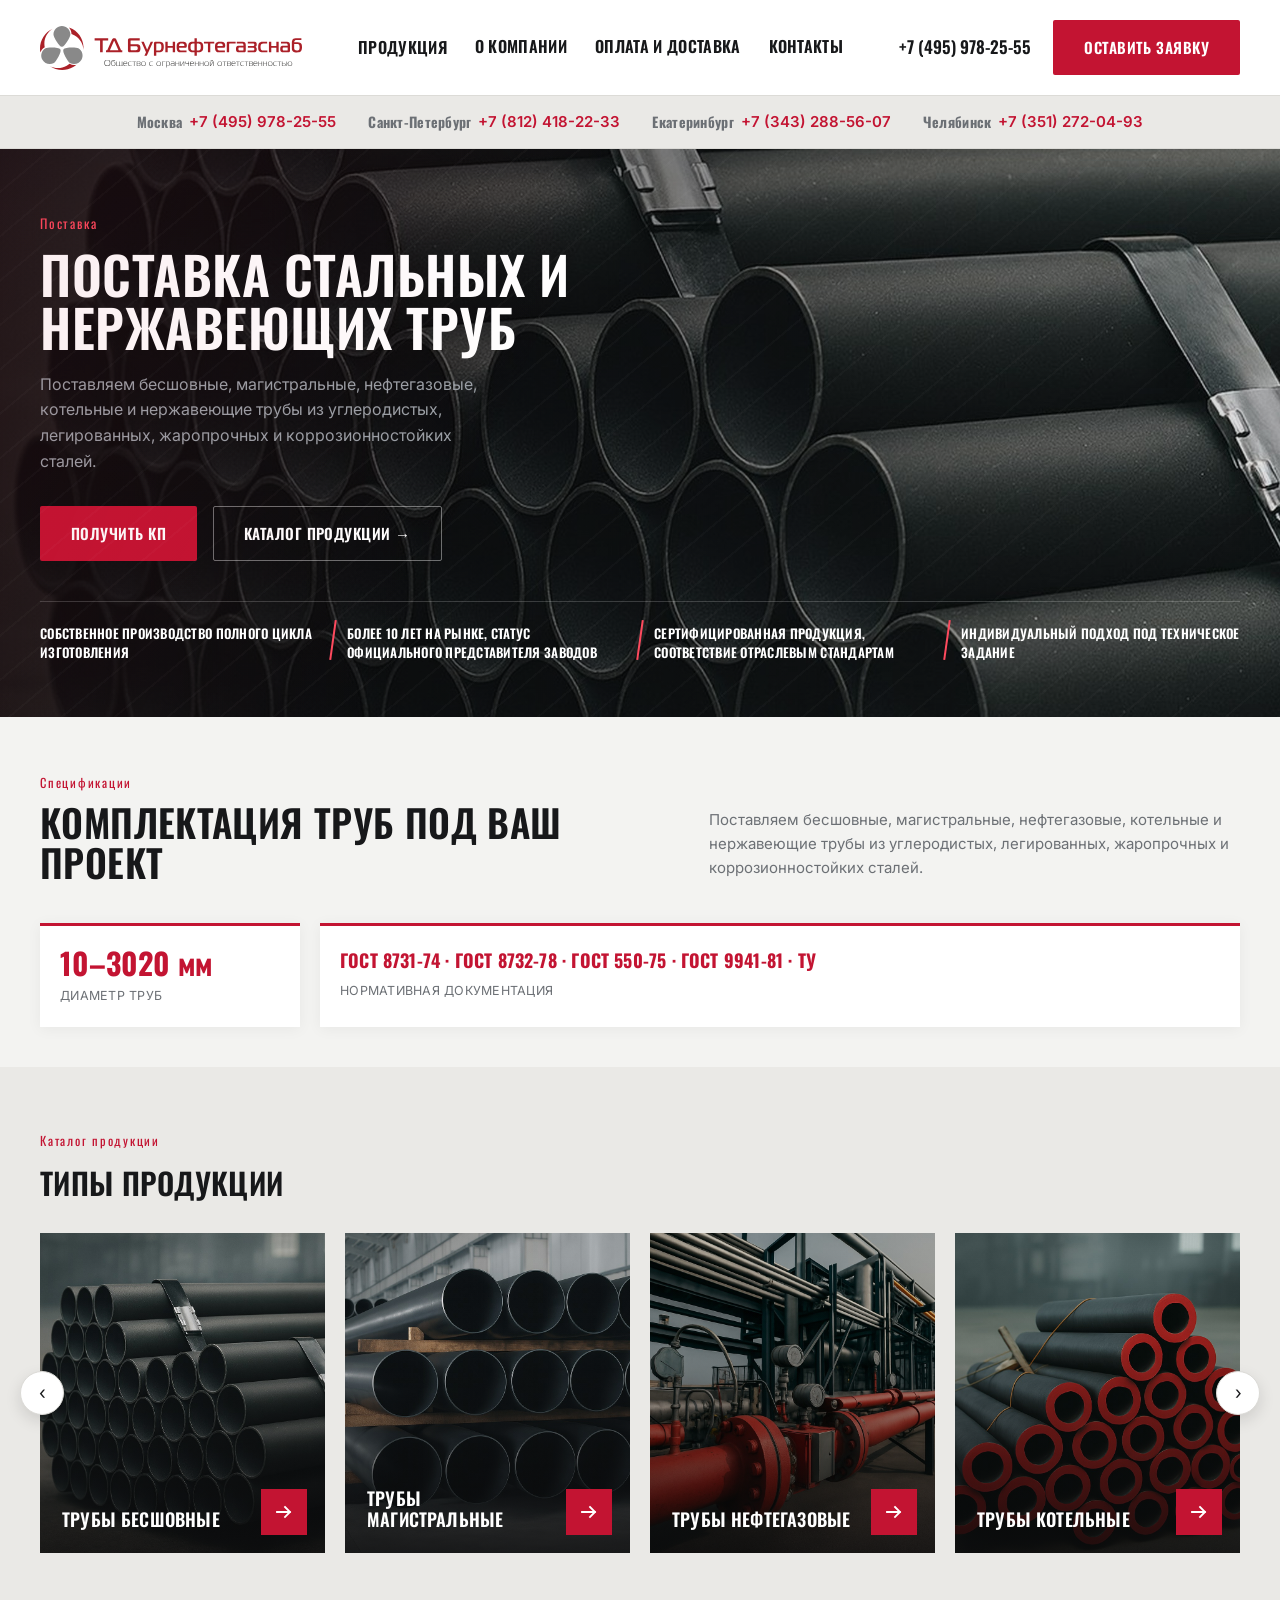
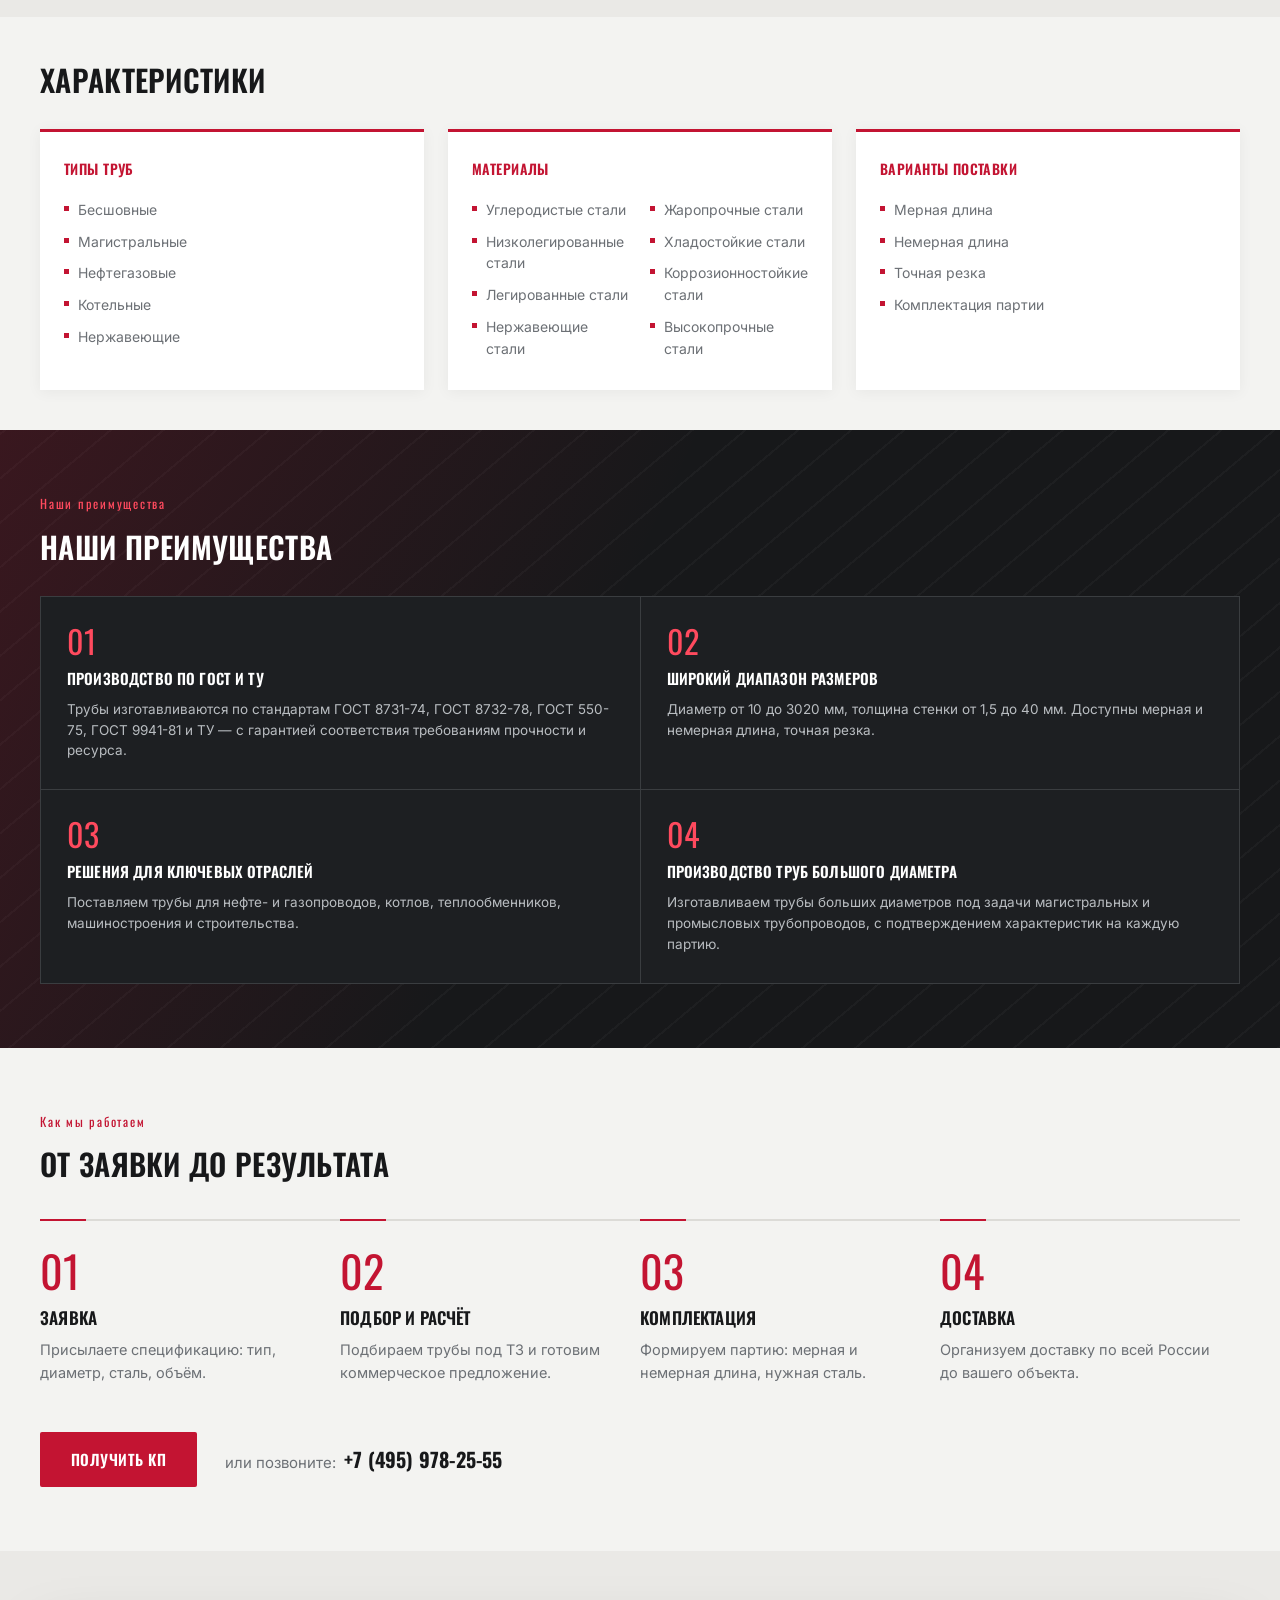
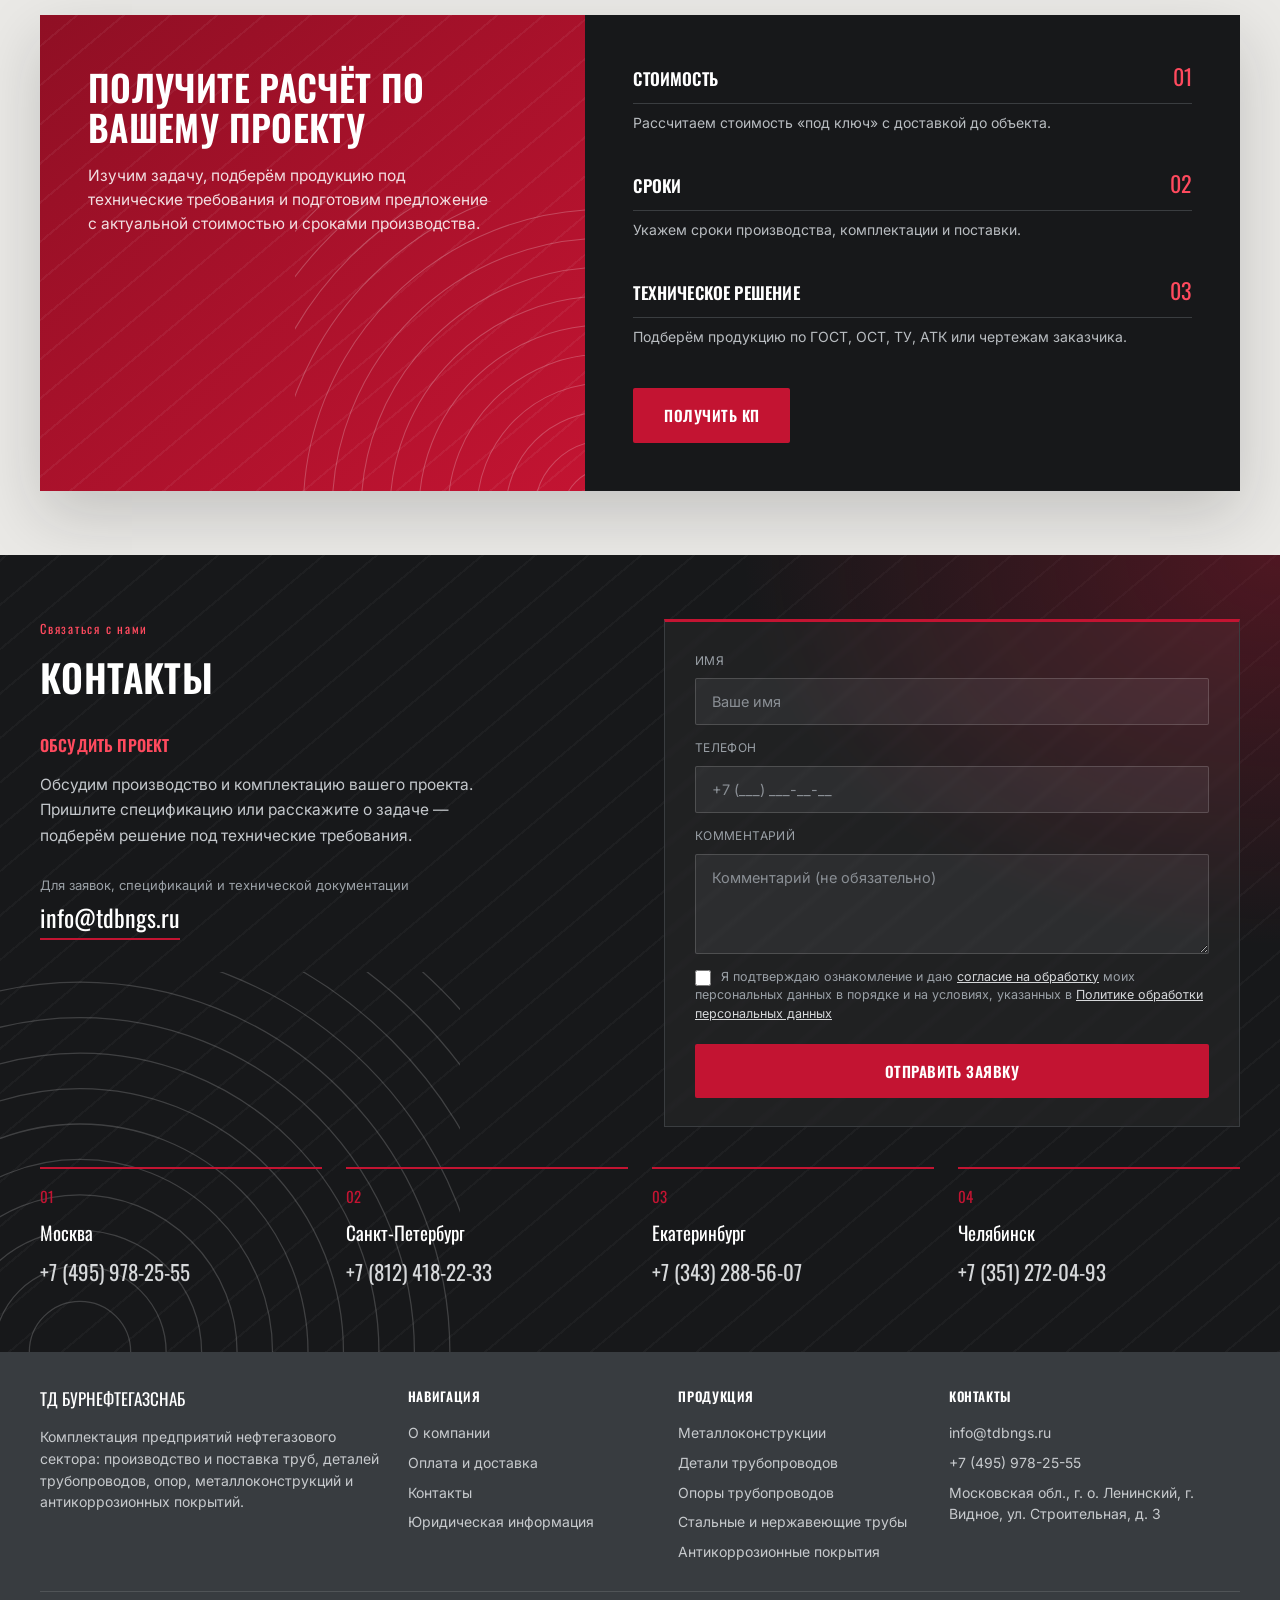
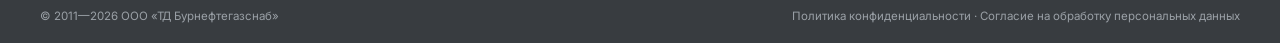
<file: pipes.html>
<!doctype html>
<html lang="ru">
<head>
<meta charset="utf-8">
<meta name="viewport" content="width=device-width, initial-scale=1.0">
<title>Стальные и нержавеющие трубы — ТД Бурнефтегазснаб</title>
<meta name="description" content="Поставка стальных и нержавеющих труб: бесшовные, магистральные, нефтегазовые, котельные трубы и трубы большого диаметра. Подбор по ГОСТ и ТУ, доставка по России.">
<link rel="canonical" href="https://tdbngs.ru/pipes.html">
<link rel="icon" href="assets/favicon.svg" type="image/svg+xml">
<meta property="og:type" content="website">
<meta property="og:site_name" content="ТД Бурнефтегазснаб">
<meta property="og:locale" content="ru_RU">
<meta property="og:title" content="Стальные и нержавеющие трубы — ТД Бурнефтегазснаб">
<meta property="og:description" content="Поставка стальных и нержавеющих труб: бесшовные, магистральные, нефтегазовые, котельные трубы и трубы большого диаметра. Подбор по ГОСТ и ТУ, доставка по России.">
<meta property="og:url" content="https://tdbngs.ru/pipes.html">
<meta property="og:image" content="https://tdbngs.ru/assets/photos/og-image.jpg">
<link rel="stylesheet" href="assets/style.css?v=20261126">
</head>
<body>
<!-- Yandex.Metrika counter -->
<script type="text/javascript">
    (function(m,e,t,r,i,k,a){
        m[i]=m[i]||function(){(m[i].a=m[i].a||[]).push(arguments)};
        m[i].l=1*new Date();
        for (var j = 0; j < document.scripts.length; j++) {if (document.scripts[j].src === r) { return; }}
        k=e.createElement(t),a=e.getElementsByTagName(t)[0],k.async=1,k.src=r,a.parentNode.insertBefore(k,a)
    })(window, document,'script','https://mc.yandex.ru/metrika/tag.js?id=112575961', 'ym');

    ym(112575961, 'init', {ssr:true, webvisor:true, clickmap:true, ecommerce:"dataLayer", referrer: document.referrer, url: location.href, accurateTrackBounce:true, trackLinks:true});
</script>
<noscript><div><img src="https://mc.yandex.ru/watch/112575961" style="position:absolute; left:-9999px;" alt="" /></div></noscript>
<!-- /Yandex.Metrika counter -->

<header class="site-header">
  <div class="container header-row">
    <a href="index.html" class="logo"><img src="assets/logo.svg" alt="ТД Бурнефтегазснаб" class="logo-img"></a>
    <nav class="main-nav">
      <div class="has-dropdown">
        <a href="#">Продукция</a>
        <div class="dropdown">
          <a href="metal-constructions.html">Металлоконструкции</a>
          <a href="pipe-parts.html">Детали трубопроводов</a>
          <a href="supports.html">Опоры трубопроводов</a>
          <a href="pipes.html">Стальные и нержавеющие трубы</a>
          <a href="coating.html">Антикоррозионные покрытия</a>
        </div>
      </div>
      <a href="about.html">О компании</a>
      <a href="delivery.html">Оплата и доставка</a>
      <a href="contacts.html">Контакты</a>
    </nav>
    <div class="header-actions">
      <a href="mailto:info@tdbngs.ru" class="header-email">info@tdbngs.ru</a>
      <a href="tel:+74959782555" class="header-phone">+7 (495) 978-25-55</a>
      <a href="contacts.html#request" class="btn btn-primary js-open-request">Оставить заявку</a>
      <button class="burger" aria-label="Меню"><span></span></button>
    </div>
  </div>
</header>
<div class="topbar">
  <div class="container">
    <div class="topbar-item"><span class="city">Москва</span> <a href="tel:+74959782555">+7 (495) 978-25-55</a></div>
    <div class="topbar-item"><span class="city">Санкт-Петербург</span> <a href="tel:+78124182233">+7 (812) 418-22-33</a></div>
    <div class="topbar-item"><span class="city">Екатеринбург</span> <a href="tel:+73432885607">+7 (343) 288-56-07</a></div>
    <div class="topbar-item"><span class="city">Челябинск</span> <a href="tel:+73512720493">+7 (351) 272-04-93</a></div>
  </div>
</div>


<section class="hero" style="background-image:linear-gradient(90deg, rgba(10,10,11,.86) 0%, rgba(10,10,11,.5) 45%, rgba(10,10,11,.1) 100%), url('assets/photos/pipes-hero.jpg');background-size:cover;background-position:center;">
  <div class="hero-pattern"></div>
  <div class="container">
      <div class="hero-eyebrow">Поставка</div>
      <h1>Поставка стальных и нержавеющих труб</h1>
      <p class="hero-lede">Поставляем бесшовные, магистральные, нефтегазовые, котельные и нержавеющие трубы из углеродистых, легированных, жаропрочных и коррозионностойких сталей.</p>
      <div class="hero-cta">
        <a href="contacts.html#request" class="btn btn-primary js-open-request">Получить КП</a>
        <a href="#products" class="btn btn-ghost-light">Каталог продукции →</a>
      </div>
    <div class="hero-strip-plain cols4">
      <div class="item"><strong>Собственное производство полного цикла изготовления</strong></div>
      <div class="item"><strong>Более 10 лет на рынке, статус официального представителя заводов</strong></div>
      <div class="item"><strong>Сертифицированная продукция, соответствие отраслевым стандартам</strong></div>
      <div class="item"><strong>Индивидуальный подход под техническое задание</strong></div>
    </div>
  </div>
  <div class="hero-bottom-space"></div>
</section>

<section class="section-head">
  <div class="container">
    <div class="eyebrow">Спецификации</div>
    <div class="headline-row">
      <h2>Комплектация труб под ваш проект</h2>
      <p class="lede">Поставляем бесшовные, магистральные, нефтегазовые, котельные и нержавеющие трубы из углеродистых, легированных, жаропрочных и коррозионностойких сталей.</p>
    </div>
  </div>
</section>
<section class="section-tight">
  <div class="container">
    <div class="spec-strip docs-fit">
      <div class="tile"><strong>10–3020 мм</strong><em>диаметр труб</em></div>
      <div class="tile"><strong>ГОСТ 8731-74 · ГОСТ 8732-78 · ГОСТ 550-75 · ГОСТ 9941-81 · ТУ</strong><em>нормативная документация</em></div>
    </div>
  </div>
</section>

<section class="section on-dim" id="products">
  <div class="container">
    <div class="eyebrow">Каталог продукции</div>
    <h2 class="h-title">Типы продукции</h2>
    <div class="product-slider-wrap">
      <button class="slider-arrow prev" aria-label="Назад">‹</button>
      <div class="product-slider photo-cards">
        <div class="product-card"><div class="thumb"><img src="assets/photos/pipe-seamless-new.jpg" alt="Трубы бесшовные" loading="lazy"></div><div class="info"><h3>Трубы бесшовные</h3></div><div class="more"><span>Запросить цену</span><span class="arrow">↗</span></div></div>
        <div class="product-card"><div class="thumb"><img src="assets/photos/pipe-magistral.jpg" alt="Трубы магистральные" loading="lazy"></div><div class="info"><h3>Трубы магистральные</h3></div><div class="more"><span>Запросить цену</span><span class="arrow">↗</span></div></div>
        <div class="product-card"><div class="thumb"><img src="assets/photos/pipe-oilgas.jpg" alt="Трубы нефтегазовые" loading="lazy"></div><div class="info"><h3>Трубы нефтегазовые</h3></div><div class="more"><span>Запросить цену</span><span class="arrow">↗</span></div></div>
        <div class="product-card"><div class="thumb"><img src="assets/photos/pipe-seamless.jpg" alt="Трубы котельные" loading="lazy"></div><div class="info"><h3>Трубы котельные</h3></div><div class="more"><span>Запросить цену</span><span class="arrow">↗</span></div></div>
        <div class="product-card"><div class="thumb"><img src="assets/photos/pipe-stainless.jpg" alt="Трубы нержавеющие" loading="lazy"></div><div class="info"><h3>Трубы нержавеющие</h3></div><div class="more"><span>Запросить цену</span><span class="arrow">↗</span></div></div>
        <div class="product-card"><div class="thumb"><img src="assets/photos/pipe-large.jpg" alt="Трубы большого диаметра" loading="lazy"></div><div class="info"><h3>Трубы большого диаметра</h3></div><div class="more"><span>Запросить цену</span><span class="arrow">↗</span></div></div>
      </div>
      <button class="slider-arrow next" aria-label="Вперёд">›</button>
    </div>
  </div>
</section>

<section class="section-tight">
  <div class="container">
    <h2 class="h-title">Характеристики</h2>
    <div class="info-table vivid">
      <div class="col">
        <h4>Типы труб</h4>
        <ul>
          <li>Бесшовные</li>
          <li>Магистральные</li>
          <li>Нефтегазовые</li>
          <li>Котельные</li>
          <li>Нержавеющие</li>
        </ul>
      </div>
      <div class="col">
        <h4>Материалы</h4>
        <ul style="columns:2;column-gap:20px;">
          <li>Углеродистые стали</li>
          <li>Низколегированные стали</li>
          <li>Легированные стали</li>
          <li>Нержавеющие стали</li>
          <li>Жаропрочные стали</li>
          <li>Хладостойкие стали</li>
          <li>Коррозионностойкие стали</li>
          <li>Высокопрочные стали</li>
        </ul>
      </div>
      <div class="col">
        <h4>Варианты поставки</h4>
        <ul>
          <li>Мерная длина</li>
          <li>Немерная длина</li>
          <li>Точная резка</li>
          <li>Комплектация партии</li>
        </ul>
      </div>
    </div>
  </div>
</section>

<section class="section adv-dark">
  <div class="container">
    <div class="eyebrow">Наши преимущества</div>
    <h2 class="h-title">Наши преимущества</h2>
    <div class="advantages-grid">
      <div class="cell"><span class="num">01</span><h3>Производство по ГОСТ и ТУ</h3><p>Трубы изготавливаются по стандартам ГОСТ 8731-74, ГОСТ 8732-78, ГОСТ 550-75, ГОСТ 9941-81 и ТУ — с гарантией соответствия требованиям прочности и ресурса.</p></div>
      <div class="cell"><span class="num">02</span><h3>Широкий диапазон размеров</h3><p>Диаметр от 10 до 3020 мм, толщина стенки от 1,5 до 40 мм. Доступны мерная и немерная длина, точная резка.</p></div>
      <div class="cell"><span class="num">03</span><h3>Решения для ключевых отраслей</h3><p>Поставляем трубы для нефте- и газопроводов, котлов, теплообменников, машиностроения и строительства.</p></div>
      <div class="cell"><span class="num">04</span><h3>Производство труб большого диаметра</h3><p>Изготавливаем трубы больших диаметров под задачи магистральных и промысловых трубопроводов, с подтверждением характеристик на каждую партию.</p></div>
    </div>
  </div>
</section>

<section class="section process-section">
  <div class="container">
    <div class="eyebrow">Как мы работаем</div>
    <h2 class="h-title">От заявки до результата</h2>
    <ol class="process-steps">
      <li><span class="n">01</span><h3>Заявка</h3><p>Присылаете спецификацию: тип, диаметр, сталь, объём.</p></li>
      <li><span class="n">02</span><h3>Подбор и расчёт</h3><p>Подбираем трубы под ТЗ и готовим коммерческое предложение.</p></li>
      <li><span class="n">03</span><h3>Комплектация</h3><p>Формируем партию: мерная и немерная длина, нужная сталь.</p></li>
      <li><span class="n">04</span><h3>Доставка</h3><p>Организуем доставку по всей России до вашего объекта.</p></li>
    </ol>
    <div class="process-cta">
      <a href="contacts.html#request" class="btn btn-primary js-open-request">Получить КП</a>
      <a class="process-phone" href="tel:+74959782555">или позвоните: <strong>+7 (495) 978-25-55</strong></a>
    </div>
  </div>
</section>

<section class="section on-dim rings-corner left">
  <div class="container">
    <div class="quote-grid">
      <div class="quote-intro">
        <h2 class="h-title" style="margin-bottom:0;">Получите расчёт по вашему проекту</h2>
        <p class="lede">Изучим задачу, подберём продукцию под технические требования и подготовим предложение с актуальной стоимостью и сроками производства.</p>
      </div>
      <div class="quote-list">
        <div class="q-item">
          <div class="q-row"><h4>Стоимость</h4><span class="n">01</span></div>
          <p>Рассчитаем стоимость «под ключ» с доставкой до объекта.</p>
        </div>
        <div class="q-item">
          <div class="q-row"><h4>Сроки</h4><span class="n">02</span></div>
          <p>Укажем сроки производства, комплектации и поставки.</p>
        </div>
        <div class="q-item">
          <div class="q-row"><h4>Техническое решение</h4><span class="n">03</span></div>
          <p>Подберём продукцию по ГОСТ, ОСТ, ТУ, АТК или чертежам заказчика.</p>
        </div>
        <a href="contacts.html#request" class="btn btn-primary js-open-request" style="margin-top:8px;">Получить КП</a>
      </div>
    </div>
  </div>
</section>

<section class="section contact-band" id="request">
  <div class="container">
    <div class="contact-grid">
      <div>
        <div class="eyebrow">Связаться с нами</div>
        <h2 class="h-title">Контакты</h2>
        <h3 class="contact-kicker">Обсудить проект</h3>
        <p class="contact-lead">Обсудим производство и комплектацию вашего проекта. Пришлите спецификацию или расскажите о задаче — подберём решение под технические требования.</p>
        <p class="contact-note">Для заявок, спецификаций и технической документации</p>
        <a href="mailto:info@tdbngs.ru" class="contact-mail">info@tdbngs.ru</a>
      </div>
      <script src="https://feedback.nuts-agency.ru/embed.js" data-site="pk_2qMg82RqciFOmlAV" data-mode="api"></script>
      <form class="contact-form" data-form="main">
        <label class="field-label">Имя</label>
        <input type="text" name="name" placeholder="Ваше имя" required minlength="2">
        <label class="field-label">Телефон</label>
        <input type="tel" class="phone-mask" name="phone" placeholder="+7 (___) ___-__-__" required>
        <label class="field-label">Комментарий</label>
        <textarea name="message" placeholder="Комментарий (не обязательно)"></textarea>
        <label class="consent"><input type="checkbox" class="consent-check" required> Я подтверждаю ознакомление и даю <a href="consent.html" target="_blank">согласие на обработку</a> моих персональных данных в порядке и на условиях, указанных в <a href="privacy-policy.html" target="_blank">Политике обработки персональных данных</a></label>
        <button type="submit" class="btn btn-dark" style="margin-top:6px;">Отправить заявку</button>
      </form>
    </div>

    <div class="city-cards">
      <div class="city"><div class="num">01</div><div class="name">Москва</div><a class="tel" href="tel:+74959782555">+7 (495) 978-25-55</a></div>
      <div class="city"><div class="num">02</div><div class="name">Санкт-Петербург</div><a class="tel" href="tel:+78124182233">+7 (812) 418-22-33</a></div>
      <div class="city"><div class="num">03</div><div class="name">Екатеринбург</div><a class="tel" href="tel:+73432885607">+7 (343) 288-56-07</a></div>
      <div class="city"><div class="num">04</div><div class="name">Челябинск</div><a class="tel" href="tel:+73512720493">+7 (351) 272-04-93</a></div>
    </div>
  </div>
</section>

<footer class="site-footer">
  <div class="container">
    <div class="footer-top">
      <div>
        <div class="footer-logo">ТД БУРНЕФТЕГАЗСНАБ</div>
        <p>Комплектация предприятий нефтегазового сектора: производство и поставка труб, деталей трубопроводов, опор, металлоконструкций и антикоррозионных покрытий.</p>
      </div>
      <div>
        <h4>Навигация</h4>
        <a href="about.html">О компании</a>
        <a href="delivery.html">Оплата и доставка</a>
        <a href="contacts.html">Контакты</a>
        <a href="privacy-policy.html">Юридическая информация</a>
      </div>
      <div>
        <h4>Продукция</h4>
        <a href="metal-constructions.html">Металлоконструкции</a>
        <a href="pipe-parts.html">Детали трубопроводов</a>
        <a href="supports.html">Опоры трубопроводов</a>
        <a href="pipes.html">Стальные и нержавеющие трубы</a>
        <a href="coating.html">Антикоррозионные покрытия</a>
      </div>
      <div>
        <h4>Контакты</h4>
        <a href="mailto:info@tdbngs.ru">info@tdbngs.ru</a>
        <a href="tel:+74959782555">+7 (495) 978-25-55</a>
        <p>Московская обл., г. о. Ленинский, г. Видное, ул.&nbsp;Строительная, д. 3</p>
      </div>
    </div>
    <div class="footer-bottom">
      <span>© 2011—2026 ООО «ТД Бурнефтегазснаб»</span>
      <span><a href="privacy-policy.html" style="color:inherit;">Политика конфиденциальности</a> · <a href="consent.html" style="color:inherit;">Согласие на обработку персональных данных</a></span>
    </div>
  </div>
</footer>
<div class="request-modal" id="requestModal">
  <div class="request-modal-overlay"></div>
  <div class="request-modal-box">
    <button class="request-modal-close" type="button" aria-label="Закрыть">&times;</button>
    <h3>Оставить заявку</h3>
    <p class="request-modal-sub" id="requestModalSub">Расскажите, что вас интересует — мы свяжемся с вами и подберём решение.</p>
    <script src="https://feedback.nuts-agency.ru/embed.js" data-site="pk_2qMg82RqciFOmlAV" data-mode="api"></script>
    <form class="contact-form" id="requestModalForm" data-form="main">
      <label class="field-label">ФИО</label>
      <input type="text" name="name" placeholder="Ваше имя" required minlength="2">
      <label class="field-label">Телефон</label>
      <input type="tel" class="phone-mask" name="phone" placeholder="+7 (___) ___-__-__" required>
      <label class="field-label">Электронная почта</label>
      <input type="email" name="email" placeholder="mail@example.com">
      <label class="field-label">Комментарий</label>
      <textarea name="message" placeholder="Комментарий (не обязательно)"></textarea>
      <label class="consent"><input type="checkbox" class="consent-check" required> Я подтверждаю ознакомление и даю <a href="consent.html" target="_blank">согласие на обработку</a> моих персональных данных в порядке и на условиях, указанных в <a href="privacy-policy.html" target="_blank">Политике обработки персональных данных</a></label>
      <button type="submit" class="btn btn-dark" style="margin-top:6px;">Отправить заявку</button>
    </form>
  </div>
</div>
<script src="assets/script.js?v=20261126"></script>
</body>
</html>
</file>
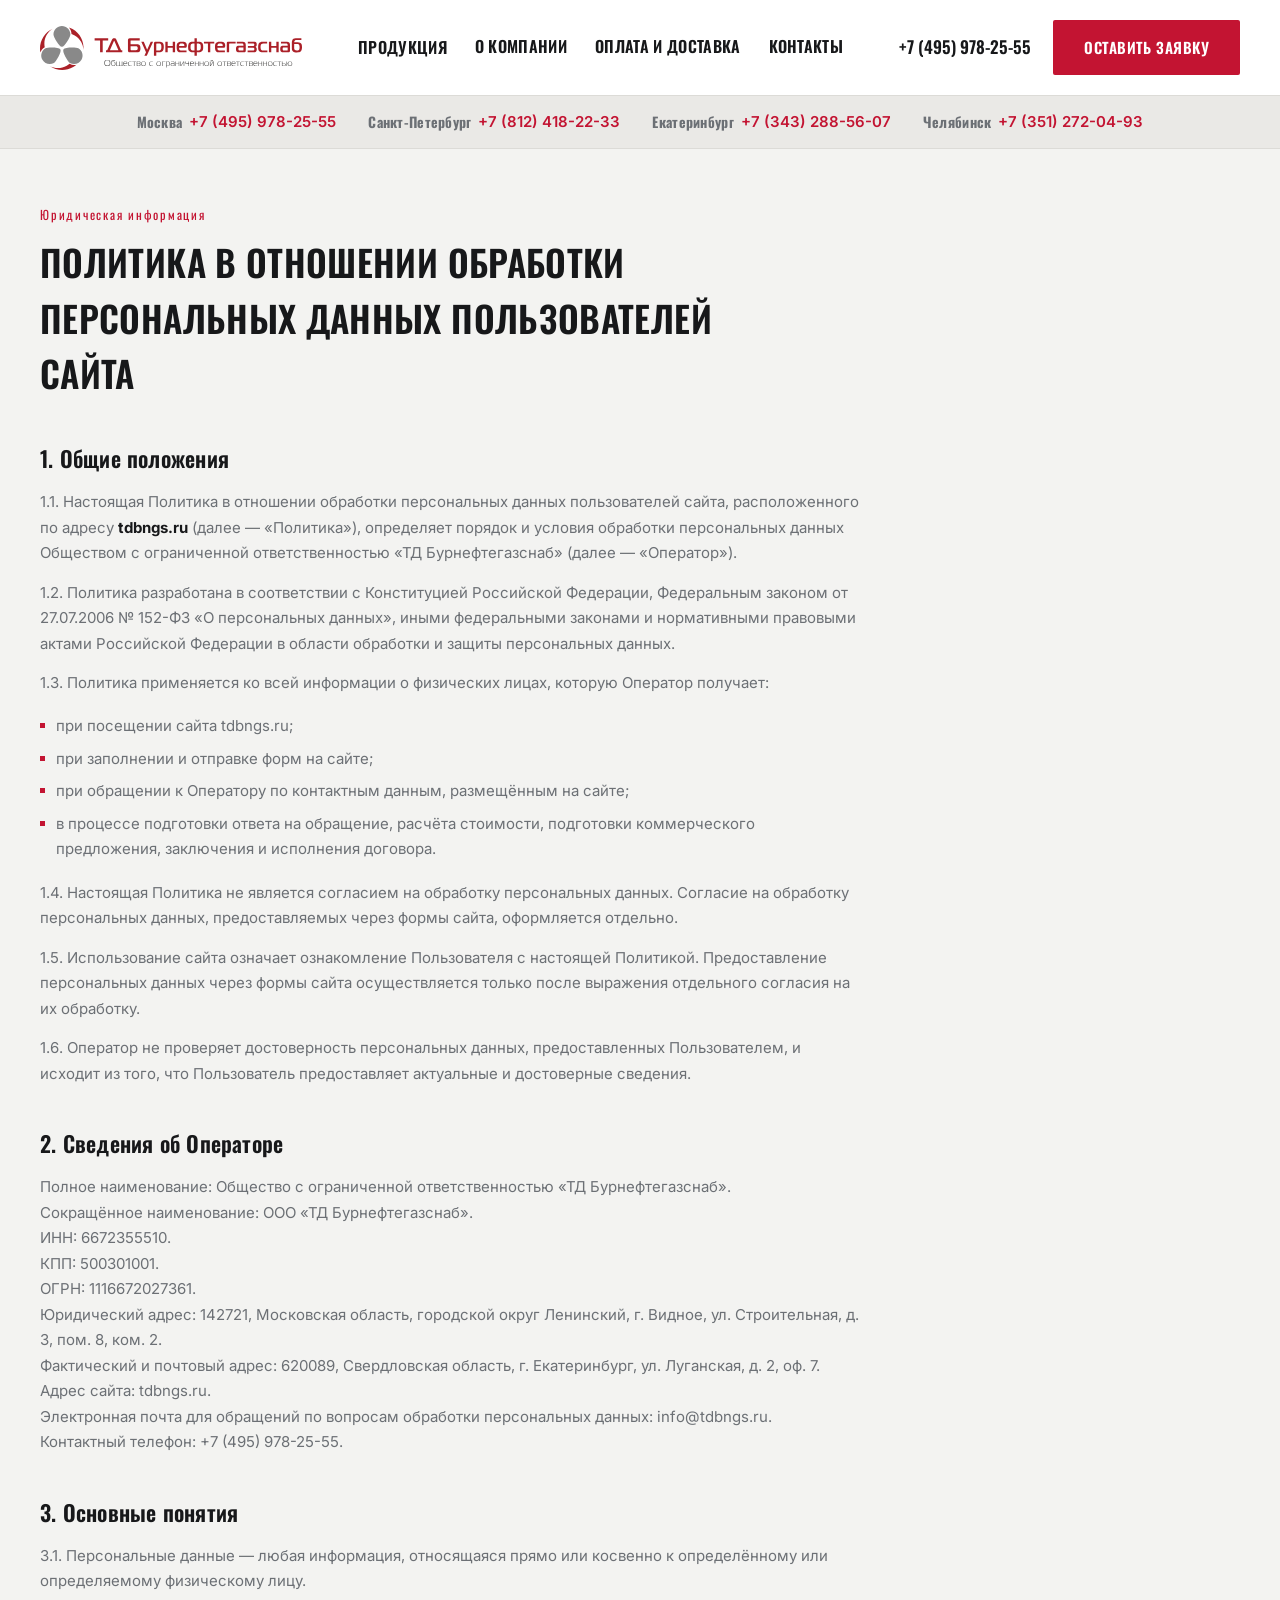
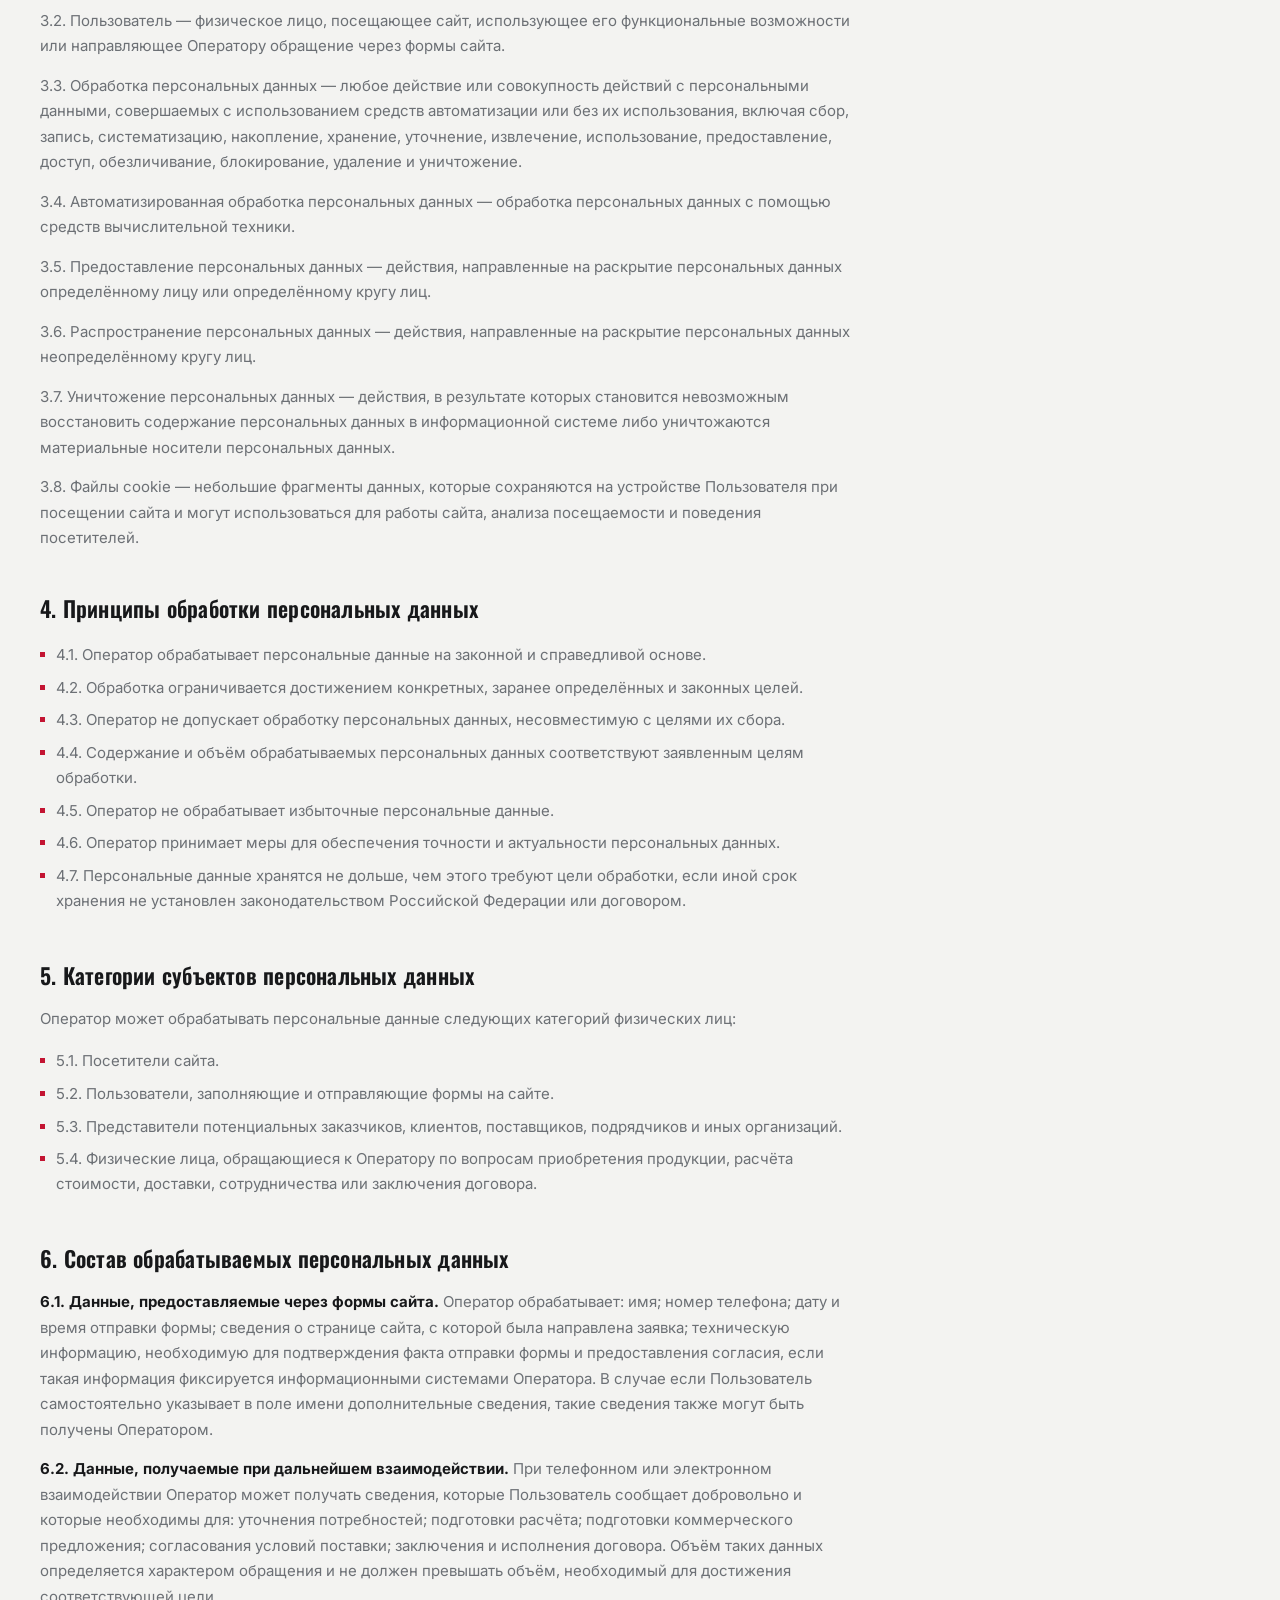
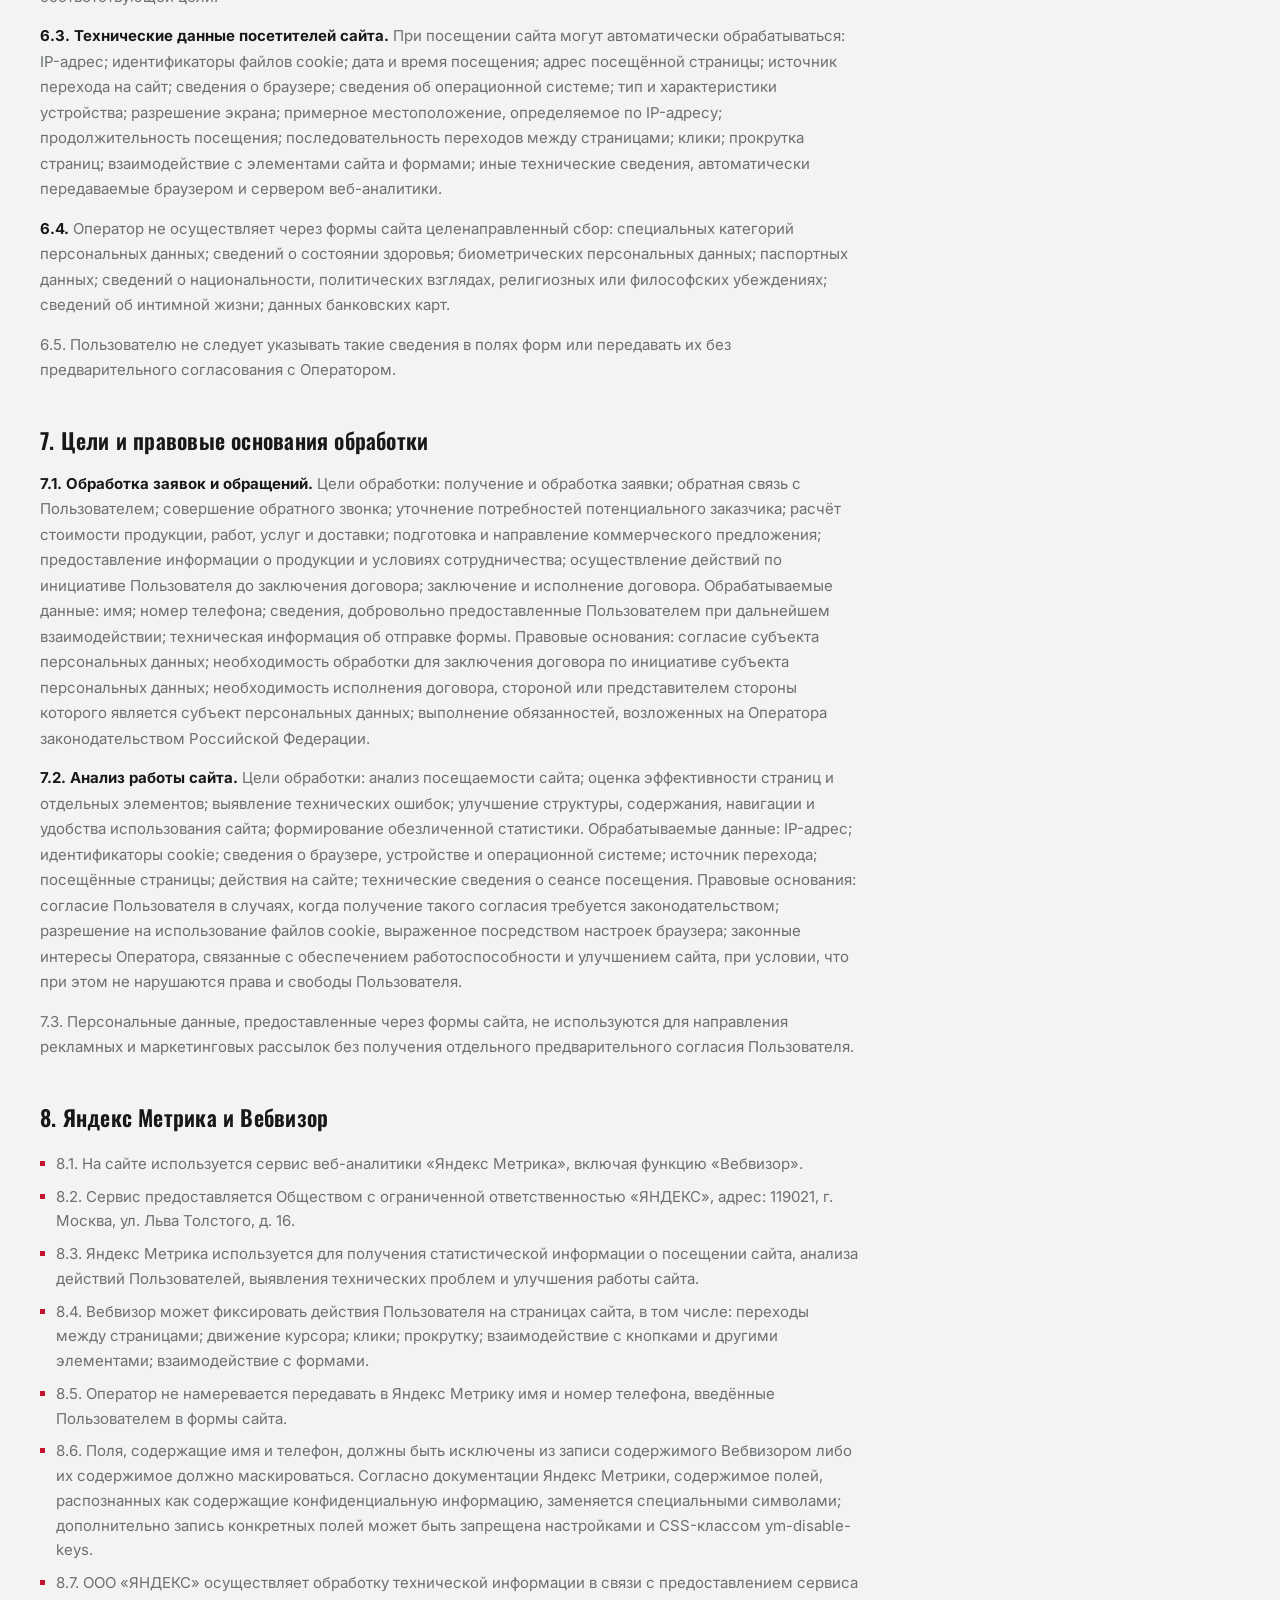
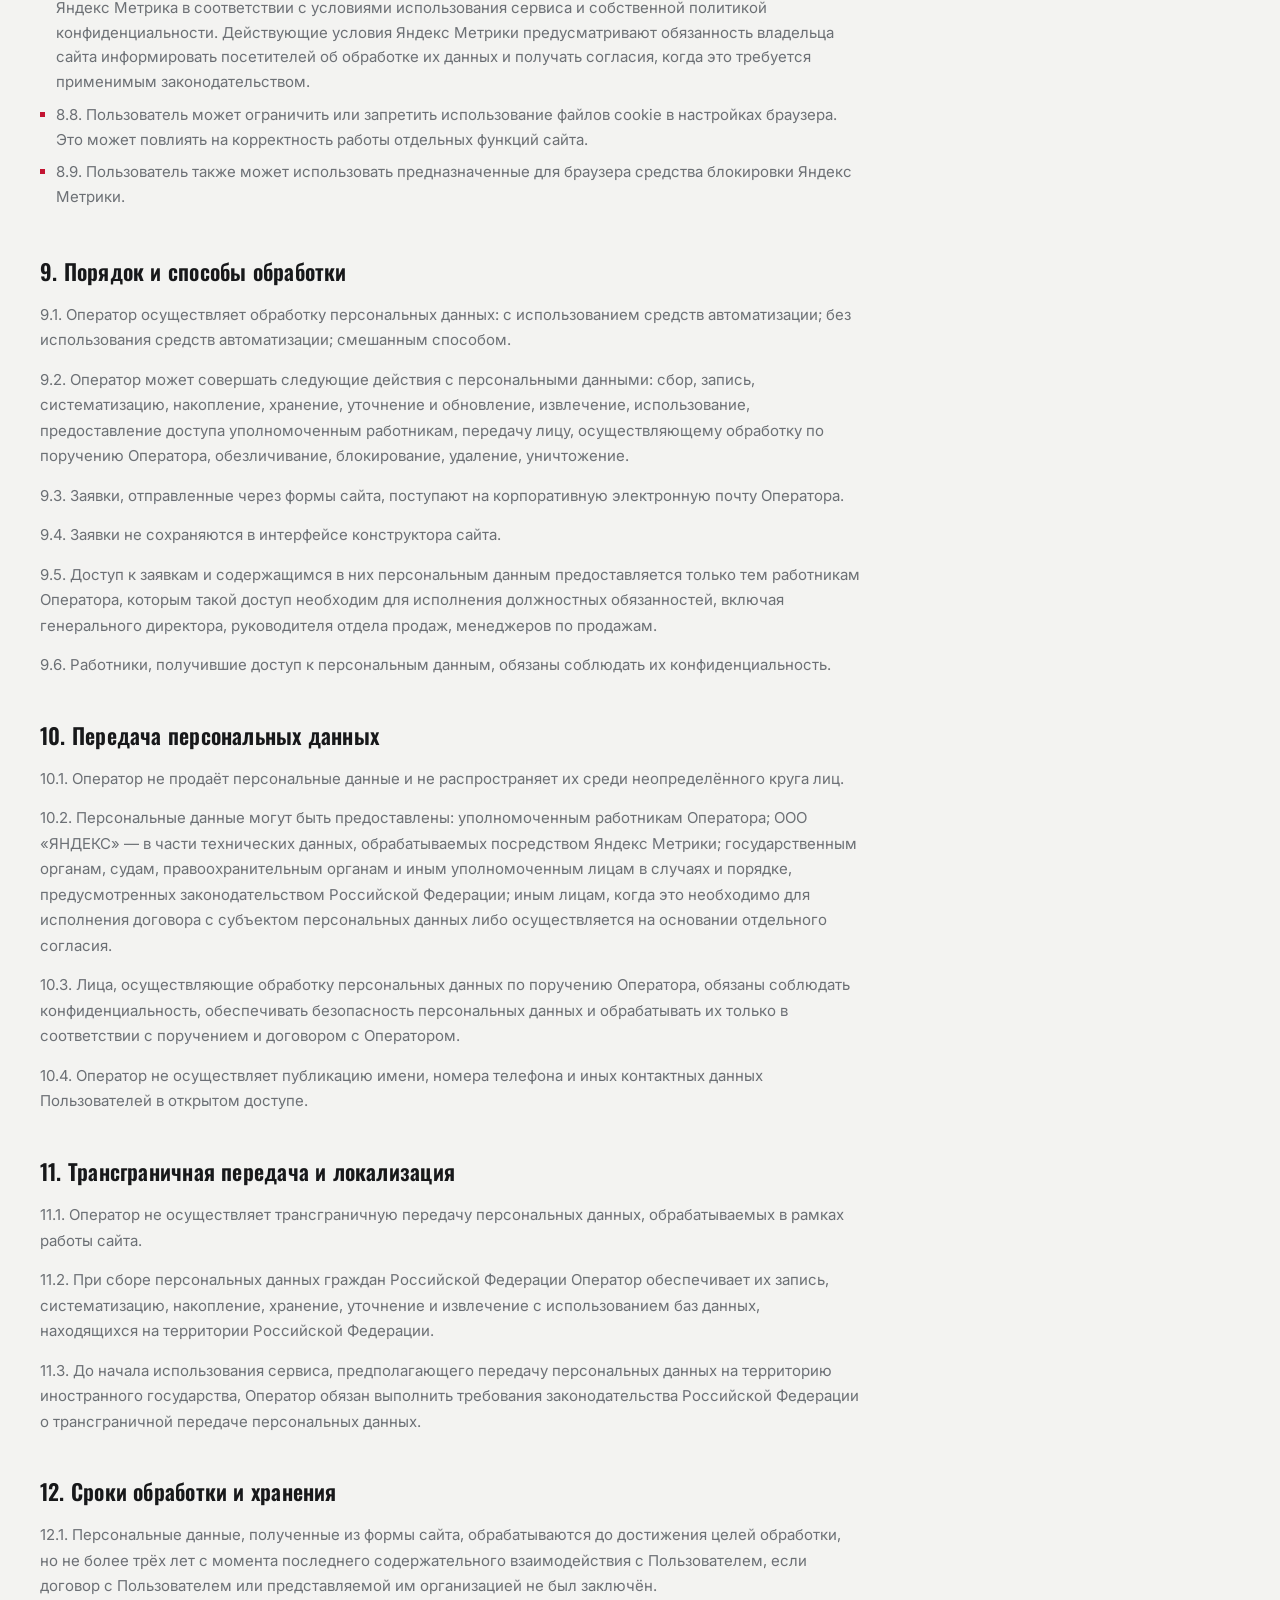
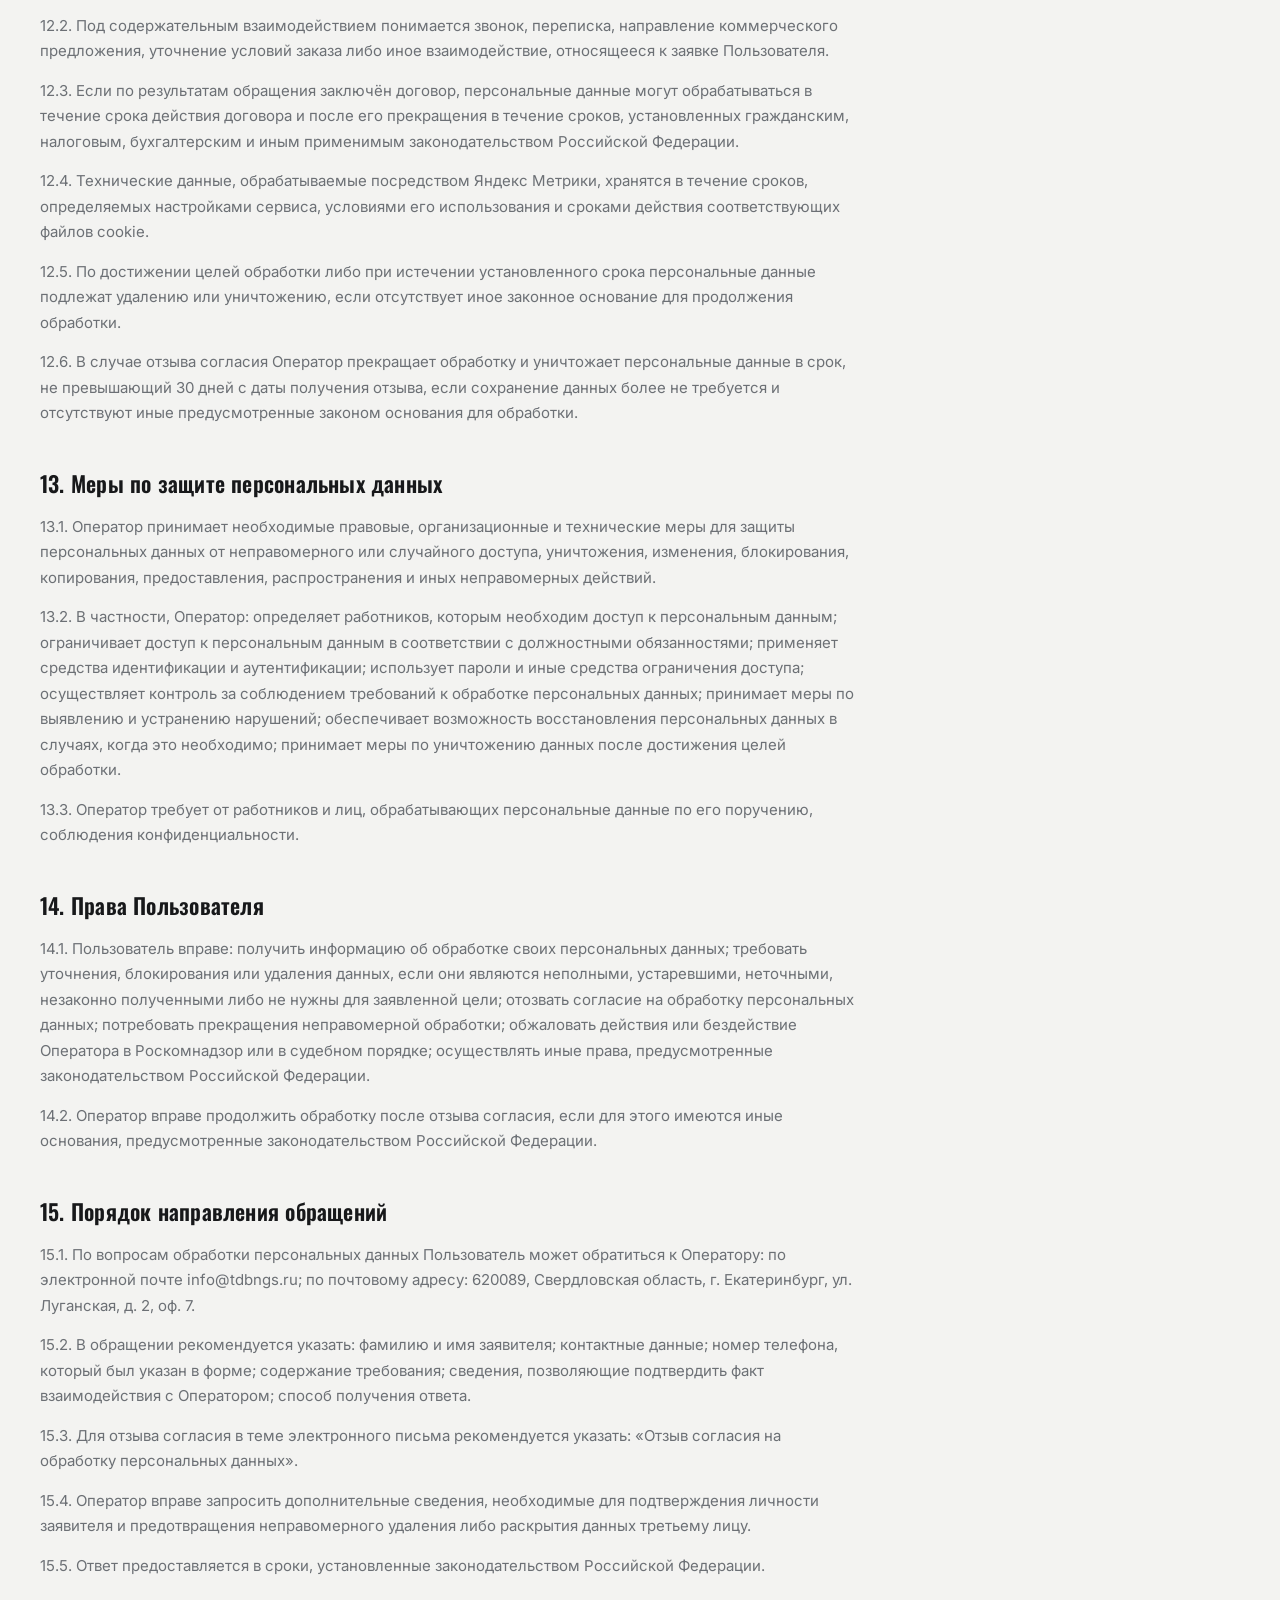
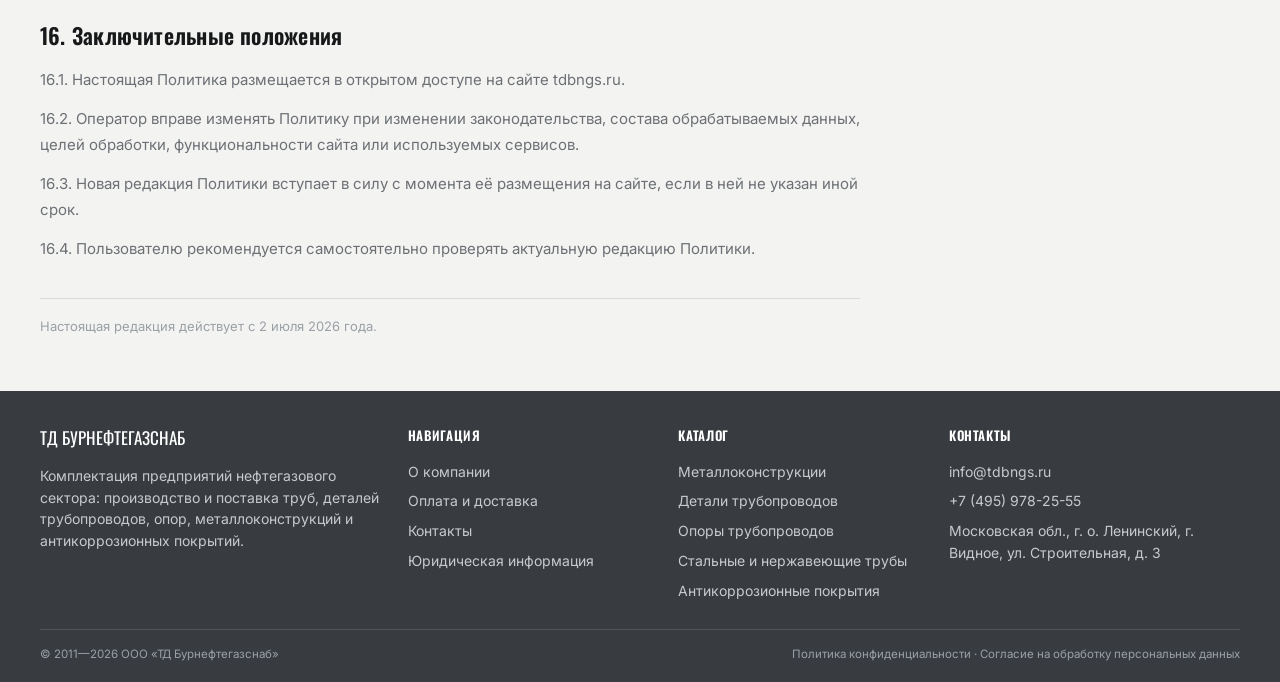
<file: privacy-policy.html>
<!doctype html>
<html lang="ru">
<head>
<meta charset="utf-8">
<meta name="viewport" content="width=device-width, initial-scale=1.0">
<title>Политика конфиденциальности — ТД Бурнефтегазснаб</title>
<meta name="description" content="Политика обработки персональных данных ООО «ТД Бурнефтегазснаб».">
<link rel="canonical" href="https://tdbngs.ru/privacy-policy.html">
<link rel="icon" href="assets/favicon.svg" type="image/svg+xml">
<meta property="og:type" content="website">
<meta property="og:site_name" content="ТД Бурнефтегазснаб">
<meta property="og:locale" content="ru_RU">
<meta property="og:title" content="Политика конфиденциальности — ТД Бурнефтегазснаб">
<meta property="og:description" content="Политика обработки персональных данных ООО «ТД Бурнефтегазснаб».">
<meta property="og:url" content="https://tdbngs.ru/privacy-policy.html">
<meta property="og:image" content="https://tdbngs.ru/assets/photos/og-image.jpg">
<link rel="stylesheet" href="assets/style.css?v=20261126">
</head>
<body>
<!-- Yandex.Metrika counter -->
<script type="text/javascript">
    (function(m,e,t,r,i,k,a){
        m[i]=m[i]||function(){(m[i].a=m[i].a||[]).push(arguments)};
        m[i].l=1*new Date();
        for (var j = 0; j < document.scripts.length; j++) {if (document.scripts[j].src === r) { return; }}
        k=e.createElement(t),a=e.getElementsByTagName(t)[0],k.async=1,k.src=r,a.parentNode.insertBefore(k,a)
    })(window, document,'script','https://mc.yandex.ru/metrika/tag.js?id=112575961', 'ym');

    ym(112575961, 'init', {ssr:true, webvisor:true, clickmap:true, ecommerce:"dataLayer", referrer: document.referrer, url: location.href, accurateTrackBounce:true, trackLinks:true});
</script>
<noscript><div><img src="https://mc.yandex.ru/watch/112575961" style="position:absolute; left:-9999px;" alt="" /></div></noscript>
<!-- /Yandex.Metrika counter -->

<header class="site-header">
  <div class="container header-row">
    <a href="index.html" class="logo"><img src="assets/logo.svg" alt="ТД Бурнефтегазснаб" class="logo-img"></a>
    <nav class="main-nav">
      <div class="has-dropdown">
        <a href="#">Продукция</a>
        <div class="dropdown">
          <a href="metal-constructions.html">Металлоконструкции</a>
          <a href="pipe-parts.html">Детали трубопроводов</a>
          <a href="supports.html">Опоры трубопроводов</a>
          <a href="pipes.html">Стальные и нержавеющие трубы</a>
          <a href="coating.html">Антикоррозионные покрытия</a>
        </div>
      </div>
      <a href="about.html">О компании</a>
      <a href="delivery.html">Оплата и доставка</a>
      <a href="contacts.html">Контакты</a>
    </nav>
    <div class="header-actions">
      <a href="mailto:info@tdbngs.ru" class="header-email">info@tdbngs.ru</a>
      <a href="tel:+74959782555" class="header-phone">+7 (495) 978-25-55</a>
      <a href="contacts.html#request" class="btn btn-primary js-open-request">Оставить заявку</a>
      <button class="burger" aria-label="Меню"><span></span></button>
    </div>
  </div>
</header>
<div class="topbar">
  <div class="container">
    <div class="topbar-item"><span class="city">Москва</span> <a href="tel:+74959782555">+7 (495) 978-25-55</a></div>
    <div class="topbar-item"><span class="city">Санкт-Петербург</span> <a href="tel:+78124182233">+7 (812) 418-22-33</a></div>
    <div class="topbar-item"><span class="city">Екатеринбург</span> <a href="tel:+73432885607">+7 (343) 288-56-07</a></div>
    <div class="topbar-item"><span class="city">Челябинск</span> <a href="tel:+73512720493">+7 (351) 272-04-93</a></div>
  </div>
</div>

<section class="section-head">
  <div class="container">
    <div class="eyebrow">Юридическая информация</div>
    <h2 style="font-size:36px;max-width:760px;">Политика в отношении обработки персональных данных пользователей сайта</h2>
  </div>
</section>

<section class="section-tight">
  <div class="container">
    <div class="legal-content">

      <h2>1. Общие положения</h2>
      <p>1.1. Настоящая Политика в отношении обработки персональных данных пользователей сайта, расположенного по адресу <strong>tdbngs.ru</strong> (далее — «Политика»), определяет порядок и условия обработки персональных данных Обществом с ограниченной ответственностью «ТД Бурнефтегазснаб» (далее — «Оператор»).</p>
      <p>1.2. Политика разработана в соответствии с Конституцией Российской Федерации, Федеральным законом от 27.07.2006 № 152-ФЗ «О персональных данных», иными федеральными законами и нормативными правовыми актами Российской Федерации в области обработки и защиты персональных данных.</p>
      <p>1.3. Политика применяется ко всей информации о физических лицах, которую Оператор получает:</p>
      <ul>
        <li>при посещении сайта tdbngs.ru;</li>
        <li>при заполнении и отправке форм на сайте;</li>
        <li>при обращении к Оператору по контактным данным, размещённым на сайте;</li>
        <li>в процессе подготовки ответа на обращение, расчёта стоимости, подготовки коммерческого предложения, заключения и исполнения договора.</li>
      </ul>
      <p>1.4. Настоящая Политика не является согласием на обработку персональных данных. Согласие на обработку персональных данных, предоставляемых через формы сайта, оформляется отдельно.</p>
      <p>1.5. Использование сайта означает ознакомление Пользователя с настоящей Политикой. Предоставление персональных данных через формы сайта осуществляется только после выражения отдельного согласия на их обработку.</p>
      <p>1.6. Оператор не проверяет достоверность персональных данных, предоставленных Пользователем, и исходит из того, что Пользователь предоставляет актуальные и достоверные сведения.</p>

      <h2>2. Сведения об Операторе</h2>
      <p>Полное наименование: Общество с ограниченной ответственностью «ТД Бурнефтегазснаб».<br>
      Сокращённое наименование: ООО «ТД Бурнефтегазснаб».<br>
      ИНН: 6672355510.<br>
      КПП: 500301001.<br>
      ОГРН: 1116672027361.<br>
      Юридический адрес: 142721, Московская область, городской округ Ленинский, г. Видное, ул.&nbsp;Строительная, д. 3, пом. 8, ком. 2.<br>
      Фактический и почтовый адрес: 620089, Свердловская область, г. Екатеринбург, ул. Луганская, д. 2, оф. 7.<br>
      Адрес сайта: tdbngs.ru.<br>
      Электронная почта для обращений по вопросам обработки персональных данных: info@tdbngs.ru.<br>
      Контактный телефон: +7 (495) 978-25-55.</p>

      <h2>3. Основные понятия</h2>
      <p>3.1. Персональные данные — любая информация, относящаяся прямо или косвенно к определённому или определяемому физическому лицу.</p>
      <p>3.2. Пользователь — физическое лицо, посещающее сайт, использующее его функциональные возможности или направляющее Оператору обращение через формы сайта.</p>
      <p>3.3. Обработка персональных данных — любое действие или совокупность действий с персональными данными, совершаемых с использованием средств автоматизации или без их использования, включая сбор, запись, систематизацию, накопление, хранение, уточнение, извлечение, использование, предоставление, доступ, обезличивание, блокирование, удаление и уничтожение.</p>
      <p>3.4. Автоматизированная обработка персональных данных — обработка персональных данных с помощью средств вычислительной техники.</p>
      <p>3.5. Предоставление персональных данных — действия, направленные на раскрытие персональных данных определённому лицу или определённому кругу лиц.</p>
      <p>3.6. Распространение персональных данных — действия, направленные на раскрытие персональных данных неопределённому кругу лиц.</p>
      <p>3.7. Уничтожение персональных данных — действия, в результате которых становится невозможным восстановить содержание персональных данных в информационной системе либо уничтожаются материальные носители персональных данных.</p>
      <p>3.8. Файлы cookie — небольшие фрагменты данных, которые сохраняются на устройстве Пользователя при посещении сайта и могут использоваться для работы сайта, анализа посещаемости и поведения посетителей.</p>

      <h2>4. Принципы обработки персональных данных</h2>
      <ul>
        <li>4.1. Оператор обрабатывает персональные данные на законной и справедливой основе.</li>
        <li>4.2. Обработка ограничивается достижением конкретных, заранее определённых и законных целей.</li>
        <li>4.3. Оператор не допускает обработку персональных данных, несовместимую с целями их сбора.</li>
        <li>4.4. Содержание и объём обрабатываемых персональных данных соответствуют заявленным целям обработки.</li>
        <li>4.5. Оператор не обрабатывает избыточные персональные данные.</li>
        <li>4.6. Оператор принимает меры для обеспечения точности и актуальности персональных данных.</li>
        <li>4.7. Персональные данные хранятся не дольше, чем этого требуют цели обработки, если иной срок хранения не установлен законодательством Российской Федерации или договором.</li>
      </ul>

      <h2>5. Категории субъектов персональных данных</h2>
      <p>Оператор может обрабатывать персональные данные следующих категорий физических лиц:</p>
      <ul>
        <li>5.1. Посетители сайта.</li>
        <li>5.2. Пользователи, заполняющие и отправляющие формы на сайте.</li>
        <li>5.3. Представители потенциальных заказчиков, клиентов, поставщиков, подрядчиков и иных организаций.</li>
        <li>5.4. Физические лица, обращающиеся к Оператору по вопросам приобретения продукции, расчёта стоимости, доставки, сотрудничества или заключения договора.</li>
      </ul>

      <h2>6. Состав обрабатываемых персональных данных</h2>
      <p><strong>6.1. Данные, предоставляемые через формы сайта.</strong> Оператор обрабатывает: имя; номер телефона; дату и время отправки формы; сведения о странице сайта, с которой была направлена заявка; техническую информацию, необходимую для подтверждения факта отправки формы и предоставления согласия, если такая информация фиксируется информационными системами Оператора. В случае если Пользователь самостоятельно указывает в поле имени дополнительные сведения, такие сведения также могут быть получены Оператором.</p>
      <p><strong>6.2. Данные, получаемые при дальнейшем взаимодействии.</strong> При телефонном или электронном взаимодействии Оператор может получать сведения, которые Пользователь сообщает добровольно и которые необходимы для: уточнения потребностей; подготовки расчёта; подготовки коммерческого предложения; согласования условий поставки; заключения и исполнения договора. Объём таких данных определяется характером обращения и не должен превышать объём, необходимый для достижения соответствующей цели.</p>
      <p><strong>6.3. Технические данные посетителей сайта.</strong> При посещении сайта могут автоматически обрабатываться: IP-адрес; идентификаторы файлов cookie; дата и время посещения; адрес посещённой страницы; источник перехода на сайт; сведения о браузере; сведения об операционной системе; тип и характеристики устройства; разрешение экрана; примерное местоположение, определяемое по IP-адресу; продолжительность посещения; последовательность переходов между страницами; клики; прокрутка страниц; взаимодействие с элементами сайта и формами; иные технические сведения, автоматически передаваемые браузером и сервером веб-аналитики.</p>
      <p><strong>6.4.</strong> Оператор не осуществляет через формы сайта целенаправленный сбор: специальных категорий персональных данных; сведений о состоянии здоровья; биометрических персональных данных; паспортных данных; сведений о национальности, политических взглядах, религиозных или философских убеждениях; сведений об интимной жизни; данных банковских карт.</p>
      <p>6.5. Пользователю не следует указывать такие сведения в полях форм или передавать их без предварительного согласования с Оператором.</p>

      <h2>7. Цели и правовые основания обработки</h2>
      <p><strong>7.1. Обработка заявок и обращений.</strong> Цели обработки: получение и обработка заявки; обратная связь с Пользователем; совершение обратного звонка; уточнение потребностей потенциального заказчика; расчёт стоимости продукции, работ, услуг и доставки; подготовка и направление коммерческого предложения; предоставление информации о продукции и условиях сотрудничества; осуществление действий по инициативе Пользователя до заключения договора; заключение и исполнение договора. Обрабатываемые данные: имя; номер телефона; сведения, добровольно предоставленные Пользователем при дальнейшем взаимодействии; техническая информация об отправке формы. Правовые основания: согласие субъекта персональных данных; необходимость обработки для заключения договора по инициативе субъекта персональных данных; необходимость исполнения договора, стороной или представителем стороны которого является субъект персональных данных; выполнение обязанностей, возложенных на Оператора законодательством Российской Федерации.</p>
      <p><strong>7.2. Анализ работы сайта.</strong> Цели обработки: анализ посещаемости сайта; оценка эффективности страниц и отдельных элементов; выявление технических ошибок; улучшение структуры, содержания, навигации и удобства использования сайта; формирование обезличенной статистики. Обрабатываемые данные: IP-адрес; идентификаторы cookie; сведения о браузере, устройстве и операционной системе; источник перехода; посещённые страницы; действия на сайте; технические сведения о сеансе посещения. Правовые основания: согласие Пользователя в случаях, когда получение такого согласия требуется законодательством; разрешение на использование файлов cookie, выраженное посредством настроек браузера; законные интересы Оператора, связанные с обеспечением работоспособности и улучшением сайта, при условии, что при этом не нарушаются права и свободы Пользователя.</p>
      <p>7.3. Персональные данные, предоставленные через формы сайта, не используются для направления рекламных и маркетинговых рассылок без получения отдельного предварительного согласия Пользователя.</p>

      <h2>8. Яндекс Метрика и Вебвизор</h2>
      <ul>
        <li>8.1. На сайте используется сервис веб-аналитики «Яндекс Метрика», включая функцию «Вебвизор».</li>
        <li>8.2. Сервис предоставляется Обществом с ограниченной ответственностью «ЯНДЕКС», адрес: 119021, г. Москва, ул. Льва Толстого, д. 16.</li>
        <li>8.3. Яндекс Метрика используется для получения статистической информации о посещении сайта, анализа действий Пользователей, выявления технических проблем и улучшения работы сайта.</li>
        <li>8.4. Вебвизор может фиксировать действия Пользователя на страницах сайта, в том числе: переходы между страницами; движение курсора; клики; прокрутку; взаимодействие с кнопками и другими элементами; взаимодействие с формами.</li>
        <li>8.5. Оператор не намеревается передавать в Яндекс Метрику имя и номер телефона, введённые Пользователем в формы сайта.</li>
        <li>8.6. Поля, содержащие имя и телефон, должны быть исключены из записи содержимого Вебвизором либо их содержимое должно маскироваться. Согласно документации Яндекс Метрики, содержимое полей, распознанных как содержащие конфиденциальную информацию, заменяется специальными символами; дополнительно запись конкретных полей может быть запрещена настройками и CSS-классом ym-disable-keys.</li>
        <li>8.7. ООО «ЯНДЕКС» осуществляет обработку технической информации в связи с предоставлением сервиса Яндекс Метрика в соответствии с условиями использования сервиса и собственной политикой конфиденциальности. Действующие условия Яндекс Метрики предусматривают обязанность владельца сайта информировать посетителей об обработке их данных и получать согласия, когда это требуется применимым законодательством.</li>
        <li>8.8. Пользователь может ограничить или запретить использование файлов cookie в настройках браузера. Это может повлиять на корректность работы отдельных функций сайта.</li>
        <li>8.9. Пользователь также может использовать предназначенные для браузера средства блокировки Яндекс Метрики.</li>
      </ul>

      <h2>9. Порядок и способы обработки</h2>
      <p>9.1. Оператор осуществляет обработку персональных данных: с использованием средств автоматизации; без использования средств автоматизации; смешанным способом.</p>
      <p>9.2. Оператор может совершать следующие действия с персональными данными: сбор, запись, систематизацию, накопление, хранение, уточнение и обновление, извлечение, использование, предоставление доступа уполномоченным работникам, передачу лицу, осуществляющему обработку по поручению Оператора, обезличивание, блокирование, удаление, уничтожение.</p>
      <p>9.3. Заявки, отправленные через формы сайта, поступают на корпоративную электронную почту Оператора.</p>
      <p>9.4. Заявки не сохраняются в интерфейсе конструктора сайта.</p>
      <p>9.5. Доступ к заявкам и содержащимся в них персональным данным предоставляется только тем работникам Оператора, которым такой доступ необходим для исполнения должностных обязанностей, включая генерального директора, руководителя отдела продаж, менеджеров по продажам.</p>
      <p>9.6. Работники, получившие доступ к персональным данным, обязаны соблюдать их конфиденциальность.</p>

      <h2>10. Передача персональных данных</h2>
      <p>10.1. Оператор не продаёт персональные данные и не распространяет их среди неопределённого круга лиц.</p>
      <p>10.2. Персональные данные могут быть предоставлены: уполномоченным работникам Оператора; ООО «ЯНДЕКС» — в части технических данных, обрабатываемых посредством Яндекс Метрики; государственным органам, судам, правоохранительным органам и иным уполномоченным лицам в случаях и порядке, предусмотренных законодательством Российской Федерации; иным лицам, когда это необходимо для исполнения договора с субъектом персональных данных либо осуществляется на основании отдельного согласия.</p>
      <p>10.3. Лица, осуществляющие обработку персональных данных по поручению Оператора, обязаны соблюдать конфиденциальность, обеспечивать безопасность персональных данных и обрабатывать их только в соответствии с поручением и договором с Оператором.</p>
      <p>10.4. Оператор не осуществляет публикацию имени, номера телефона и иных контактных данных Пользователей в открытом доступе.</p>

      <h2>11. Трансграничная передача и локализация</h2>
      <p>11.1. Оператор не осуществляет трансграничную передачу персональных данных, обрабатываемых в рамках работы сайта.</p>
      <p>11.2. При сборе персональных данных граждан Российской Федерации Оператор обеспечивает их запись, систематизацию, накопление, хранение, уточнение и извлечение с использованием баз данных, находящихся на территории Российской Федерации.</p>
      <p>11.3. До начала использования сервиса, предполагающего передачу персональных данных на территорию иностранного государства, Оператор обязан выполнить требования законодательства Российской Федерации о трансграничной передаче персональных данных.</p>

      <h2>12. Сроки обработки и хранения</h2>
      <p>12.1. Персональные данные, полученные из формы сайта, обрабатываются до достижения целей обработки, но не более трёх лет с момента последнего содержательного взаимодействия с Пользователем, если договор с Пользователем или представляемой им организацией не был заключён.</p>
      <p>12.2. Под содержательным взаимодействием понимается звонок, переписка, направление коммерческого предложения, уточнение условий заказа либо иное взаимодействие, относящееся к заявке Пользователя.</p>
      <p>12.3. Если по результатам обращения заключён договор, персональные данные могут обрабатываться в течение срока действия договора и после его прекращения в течение сроков, установленных гражданским, налоговым, бухгалтерским и иным применимым законодательством Российской Федерации.</p>
      <p>12.4. Технические данные, обрабатываемые посредством Яндекс Метрики, хранятся в течение сроков, определяемых настройками сервиса, условиями его использования и сроками действия соответствующих файлов cookie.</p>
      <p>12.5. По достижении целей обработки либо при истечении установленного срока персональные данные подлежат удалению или уничтожению, если отсутствует иное законное основание для продолжения обработки.</p>
      <p>12.6. В случае отзыва согласия Оператор прекращает обработку и уничтожает персональные данные в срок, не превышающий 30 дней с даты получения отзыва, если сохранение данных более не требуется и отсутствуют иные предусмотренные законом основания для обработки.</p>

      <h2>13. Меры по защите персональных данных</h2>
      <p>13.1. Оператор принимает необходимые правовые, организационные и технические меры для защиты персональных данных от неправомерного или случайного доступа, уничтожения, изменения, блокирования, копирования, предоставления, распространения и иных неправомерных действий.</p>
      <p>13.2. В частности, Оператор: определяет работников, которым необходим доступ к персональным данным; ограничивает доступ к персональным данным в соответствии с должностными обязанностями; применяет средства идентификации и аутентификации; использует пароли и иные средства ограничения доступа; осуществляет контроль за соблюдением требований к обработке персональных данных; принимает меры по выявлению и устранению нарушений; обеспечивает возможность восстановления персональных данных в случаях, когда это необходимо; принимает меры по уничтожению данных после достижения целей обработки.</p>
      <p>13.3. Оператор требует от работников и лиц, обрабатывающих персональные данные по его поручению, соблюдения конфиденциальности.</p>

      <h2>14. Права Пользователя</h2>
      <p>14.1. Пользователь вправе: получить информацию об обработке своих персональных данных; требовать уточнения, блокирования или удаления данных, если они являются неполными, устаревшими, неточными, незаконно полученными либо не нужны для заявленной цели; отозвать согласие на обработку персональных данных; потребовать прекращения неправомерной обработки; обжаловать действия или бездействие Оператора в Роскомнадзор или в судебном порядке; осуществлять иные права, предусмотренные законодательством Российской Федерации.</p>
      <p>14.2. Оператор вправе продолжить обработку после отзыва согласия, если для этого имеются иные основания, предусмотренные законодательством Российской Федерации.</p>

      <h2>15. Порядок направления обращений</h2>
      <p>15.1. По вопросам обработки персональных данных Пользователь может обратиться к Оператору: по электронной почте info@tdbngs.ru; по почтовому адресу: 620089, Свердловская область, г. Екатеринбург, ул. Луганская, д. 2, оф. 7.</p>
      <p>15.2. В обращении рекомендуется указать: фамилию и имя заявителя; контактные данные; номер телефона, который был указан в форме; содержание требования; сведения, позволяющие подтвердить факт взаимодействия с Оператором; способ получения ответа.</p>
      <p>15.3. Для отзыва согласия в теме электронного письма рекомендуется указать: «Отзыв согласия на обработку персональных данных».</p>
      <p>15.4. Оператор вправе запросить дополнительные сведения, необходимые для подтверждения личности заявителя и предотвращения неправомерного удаления либо раскрытия данных третьему лицу.</p>
      <p>15.5. Ответ предоставляется в сроки, установленные законодательством Российской Федерации.</p>

      <h2>16. Заключительные положения</h2>
      <p>16.1. Настоящая Политика размещается в открытом доступе на сайте tdbngs.ru.</p>
      <p>16.2. Оператор вправе изменять Политику при изменении законодательства, состава обрабатываемых данных, целей обработки, функциональности сайта или используемых сервисов.</p>
      <p>16.3. Новая редакция Политики вступает в силу с момента её размещения на сайте, если в ней не указан иной срок.</p>
      <p>16.4. Пользователю рекомендуется самостоятельно проверять актуальную редакцию Политики.</p>
      <p class="updated">Настоящая редакция действует с 2 июля 2026 года.</p>
    </div>
  </div>
</section>

<footer class="site-footer">
  <div class="container">
    <div class="footer-top">
      <div>
        <div class="footer-logo">ТД БУРНЕФТЕГАЗСНАБ</div>
        <p>Комплектация предприятий нефтегазового сектора: производство и поставка труб, деталей трубопроводов, опор, металлоконструкций и антикоррозионных покрытий.</p>
      </div>
      <div>
        <h4>Навигация</h4>
        <a href="about.html">О компании</a>
        <a href="delivery.html">Оплата и доставка</a>
        <a href="contacts.html">Контакты</a>
        <a href="privacy-policy.html">Юридическая информация</a>
      </div>
      <div>
        <h4>Каталог</h4>
        <a href="metal-constructions.html">Металлоконструкции</a>
        <a href="pipe-parts.html">Детали трубопроводов</a>
        <a href="supports.html">Опоры трубопроводов</a>
        <a href="pipes.html">Стальные и нержавеющие трубы</a>
        <a href="coating.html">Антикоррозионные покрытия</a>
      </div>
      <div>
        <h4>Контакты</h4>
        <a href="mailto:info@tdbngs.ru">info@tdbngs.ru</a>
        <a href="tel:+74959782555">+7 (495) 978-25-55</a>
        <p>Московская обл., г. о. Ленинский, г. Видное, ул.&nbsp;Строительная, д. 3</p>
      </div>
    </div>
    <div class="footer-bottom">
      <span>© 2011—2026 ООО «ТД Бурнефтегазснаб»</span>
      <span><a href="privacy-policy.html" style="color:inherit;">Политика конфиденциальности</a> · <a href="consent.html" style="color:inherit;">Согласие на обработку персональных данных</a></span>
    </div>
  </div>
</footer>
<div class="request-modal" id="requestModal">
  <div class="request-modal-overlay"></div>
  <div class="request-modal-box">
    <button class="request-modal-close" type="button" aria-label="Закрыть">&times;</button>
    <h3>Оставить заявку</h3>
    <p class="request-modal-sub" id="requestModalSub">Расскажите, что вас интересует — мы свяжемся с вами и подберём решение.</p>
    <script src="https://feedback.nuts-agency.ru/embed.js" data-site="pk_2qMg82RqciFOmlAV" data-mode="api"></script>
    <form class="contact-form" id="requestModalForm" data-form="main">
      <label class="field-label">ФИО</label>
      <input type="text" name="name" placeholder="Ваше имя" required minlength="2">
      <label class="field-label">Телефон</label>
      <input type="tel" class="phone-mask" name="phone" placeholder="+7 (___) ___-__-__" required>
      <label class="field-label">Электронная почта</label>
      <input type="email" name="email" placeholder="mail@example.com">
      <label class="field-label">Комментарий</label>
      <textarea name="message" placeholder="Комментарий (не обязательно)"></textarea>
      <label class="consent"><input type="checkbox" class="consent-check" required> Я подтверждаю ознакомление и даю <a href="consent.html" target="_blank">согласие на обработку</a> моих персональных данных в порядке и на условиях, указанных в <a href="privacy-policy.html" target="_blank">Политике обработки персональных данных</a></label>
      <button type="submit" class="btn btn-dark" style="margin-top:6px;">Отправить заявку</button>
    </form>
  </div>
</div>
<script src="assets/script.js?v=20261126"></script>
</body>
</html>
</file>
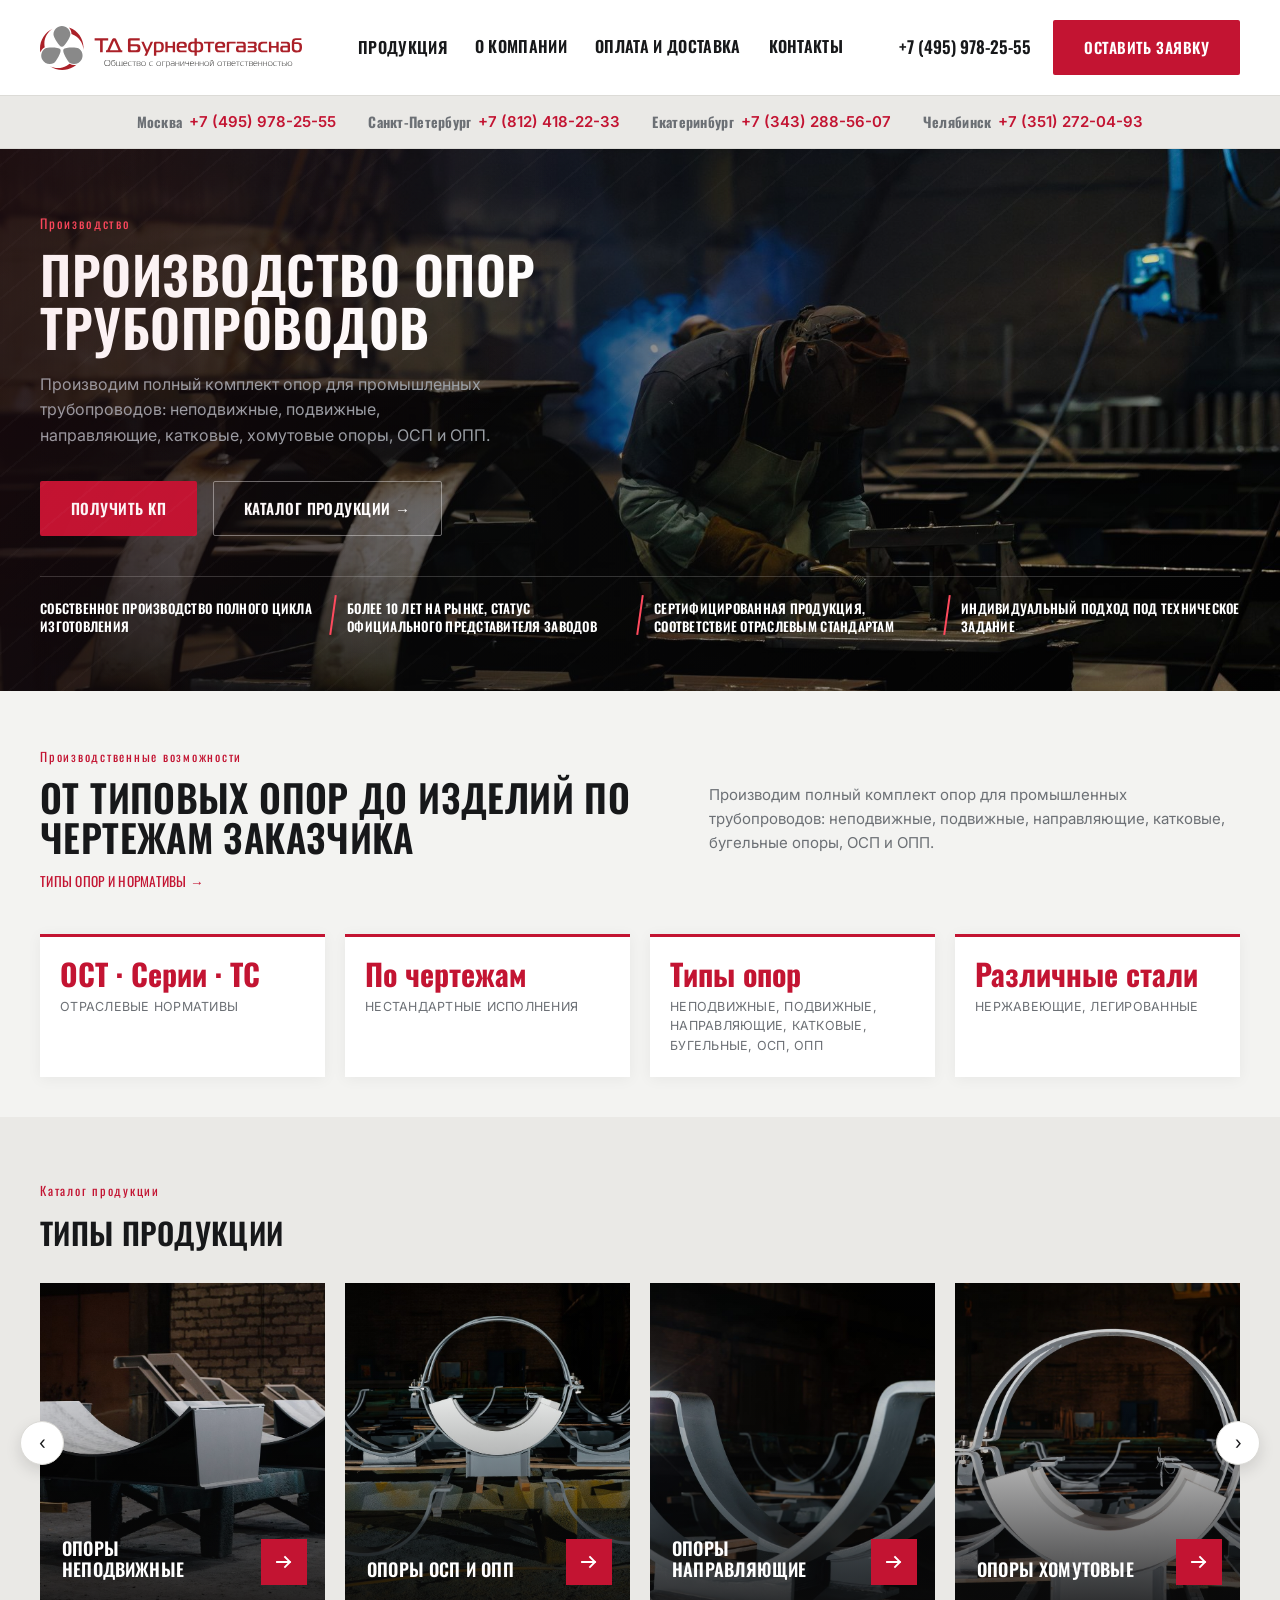
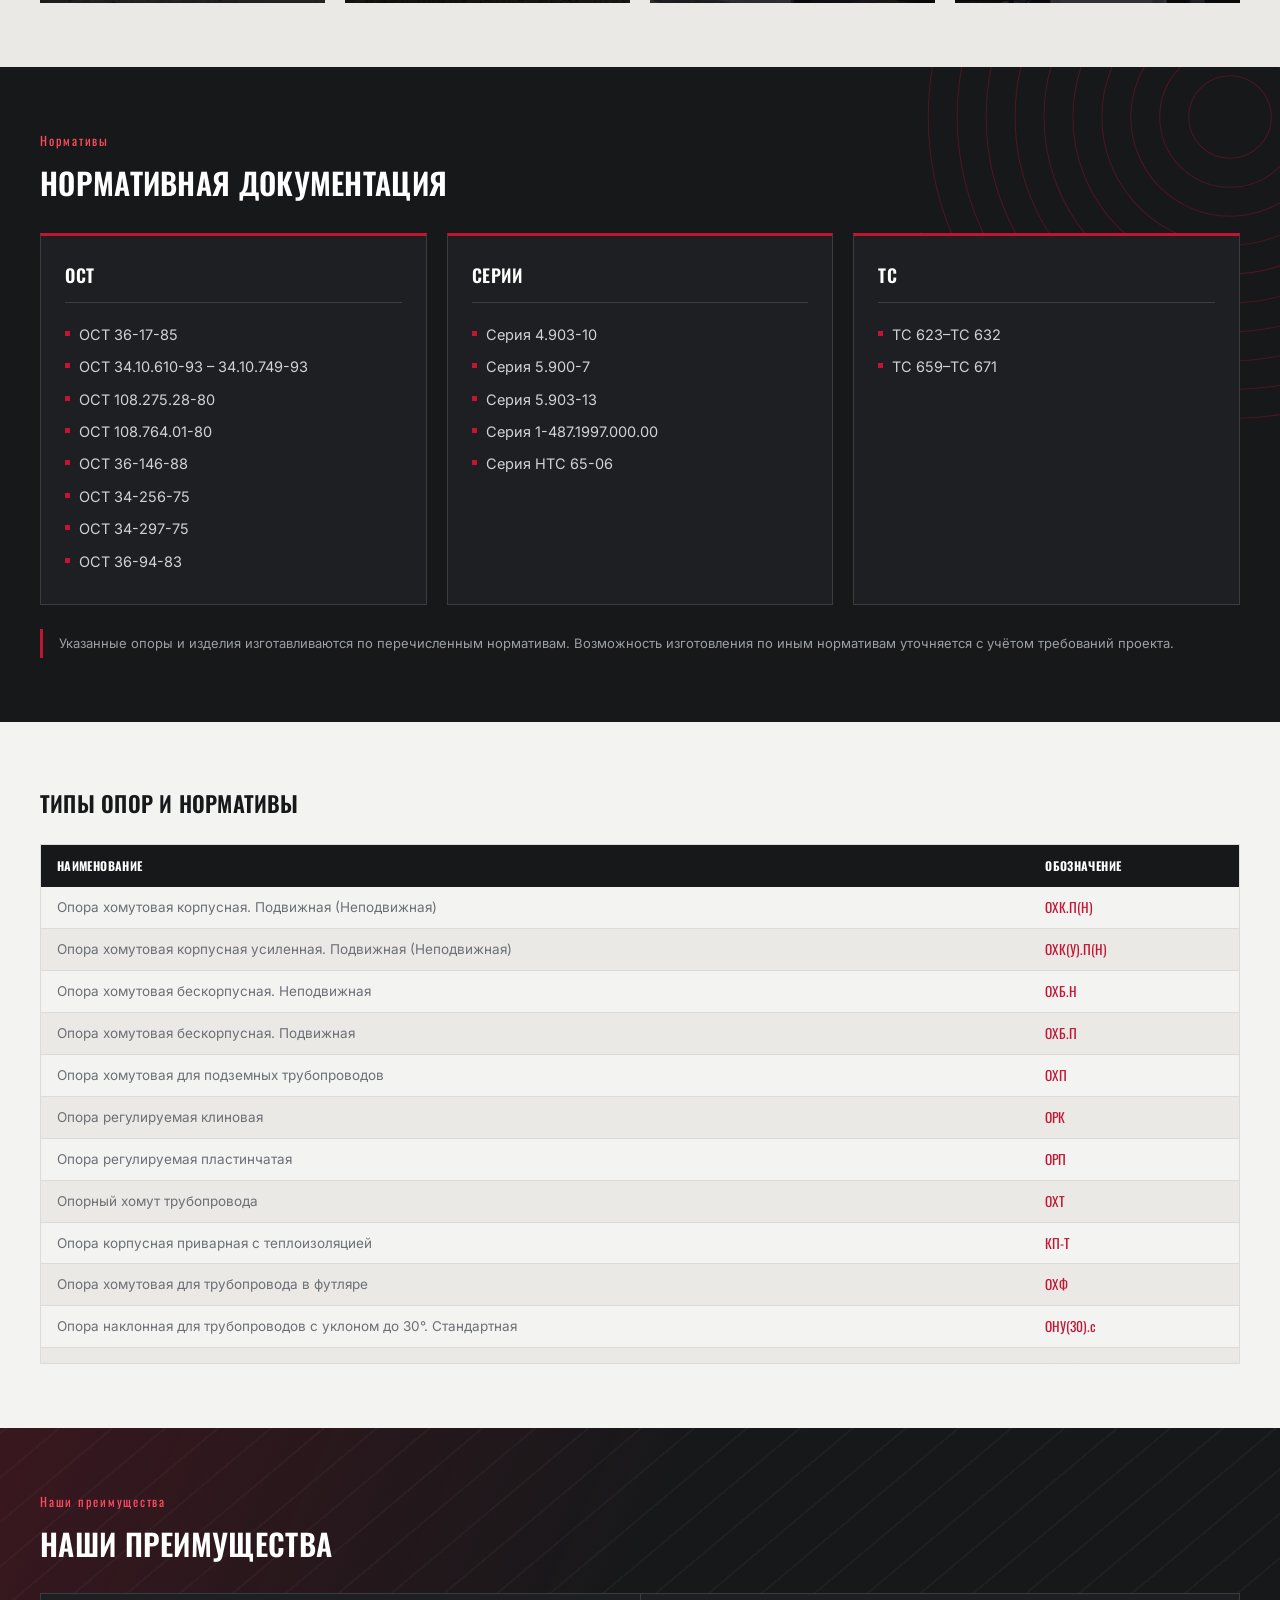
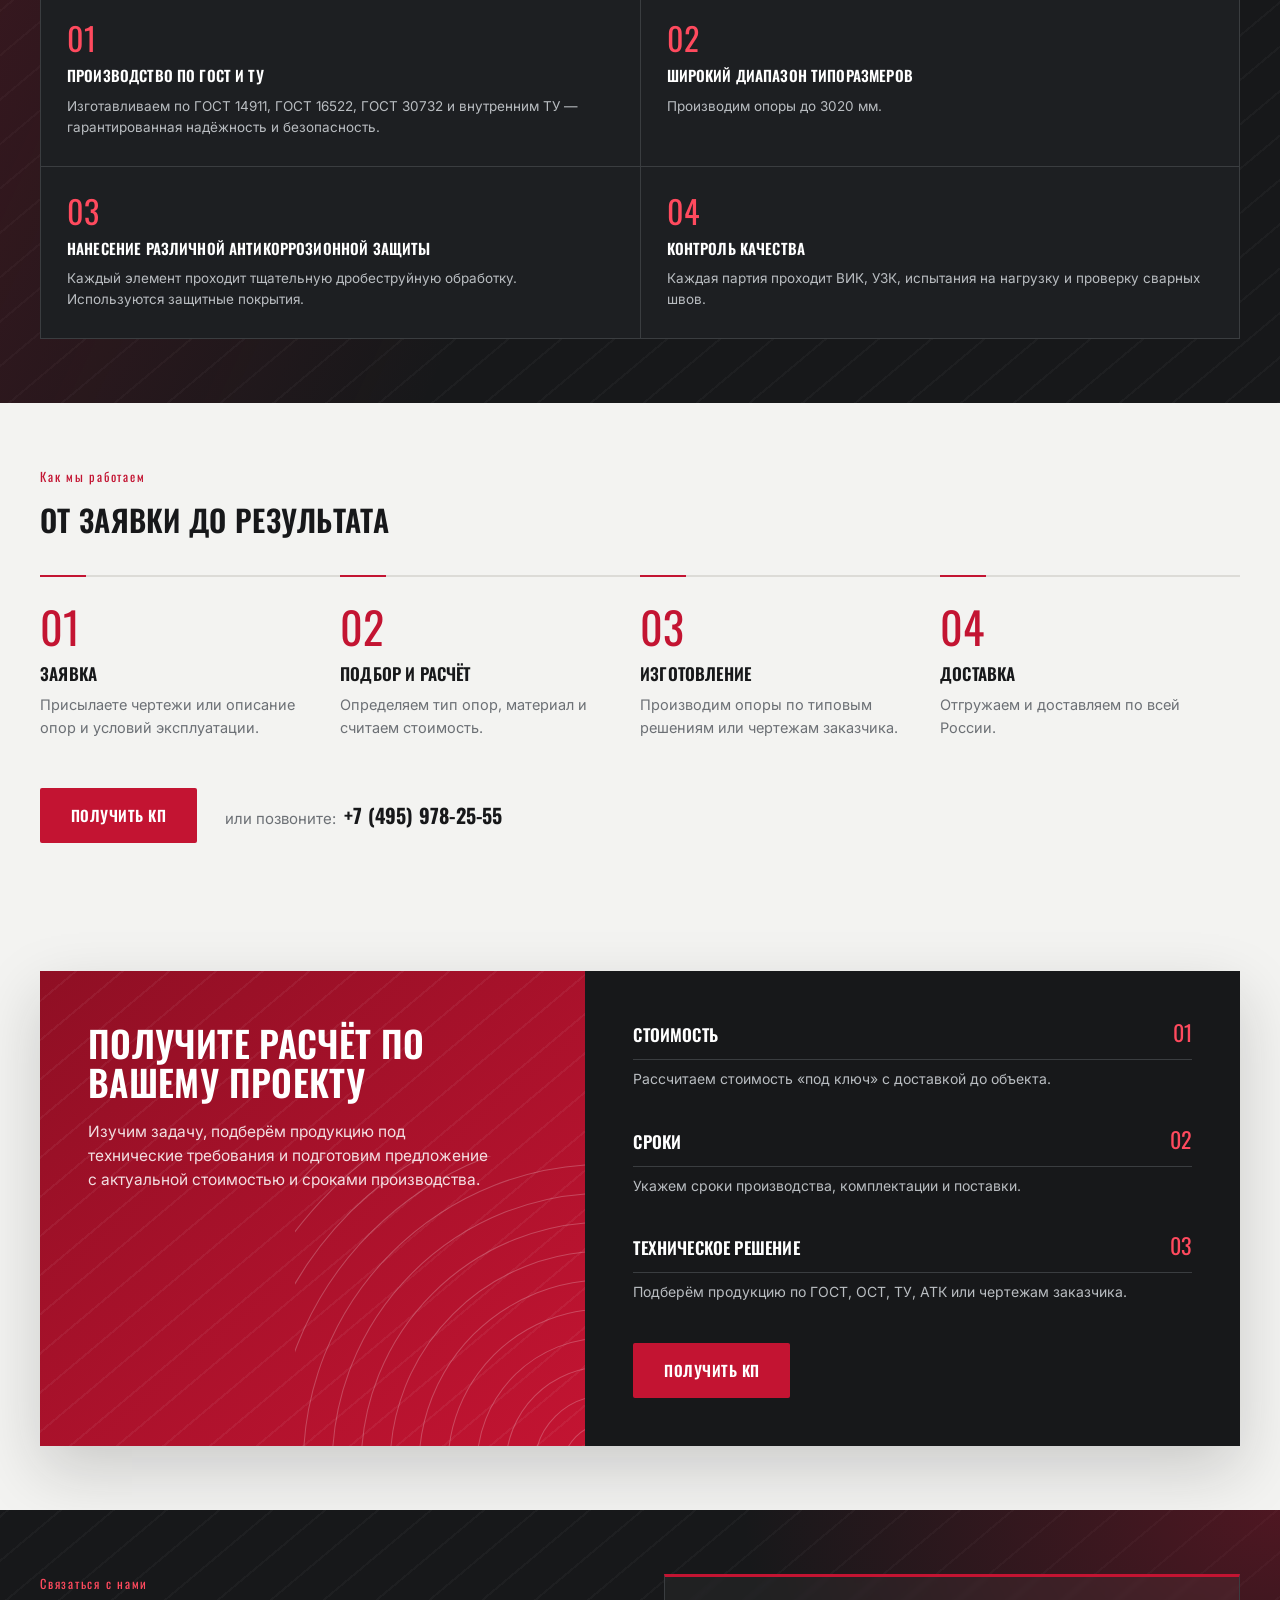
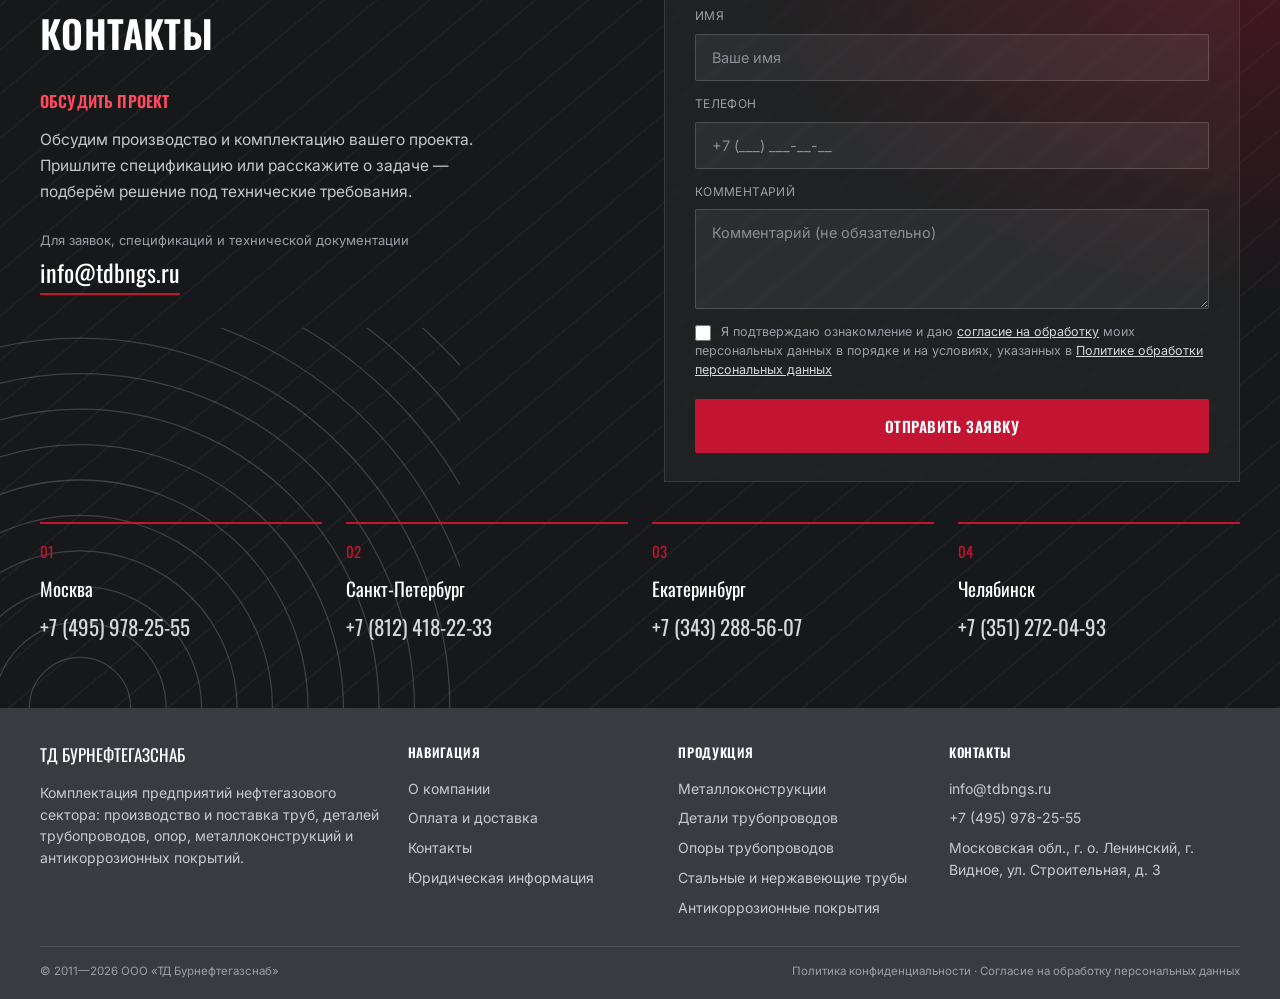
<file: supports.html>
<!doctype html>
<html lang="ru">
<head>
<meta charset="utf-8">
<meta name="viewport" content="width=device-width, initial-scale=1.0">
<title>Опоры трубопроводов — ТД Бурнефтегазснаб</title>
<meta name="description" content="Производство опор трубопроводов: неподвижные, направляющие, скользящие, катковые, хомутовые и бугельные опоры, опоры ОСП и ОПП по ГОСТ, ТУ и чертежам заказчика.">
<link rel="canonical" href="https://tdbngs.ru/supports.html">
<link rel="icon" href="assets/favicon.svg" type="image/svg+xml">
<meta property="og:type" content="website">
<meta property="og:site_name" content="ТД Бурнефтегазснаб">
<meta property="og:locale" content="ru_RU">
<meta property="og:title" content="Опоры трубопроводов — ТД Бурнефтегазснаб">
<meta property="og:description" content="Производство опор трубопроводов: неподвижные, направляющие, скользящие, катковые, хомутовые и бугельные опоры, опоры ОСП и ОПП по ГОСТ, ТУ и чертежам заказчика.">
<meta property="og:url" content="https://tdbngs.ru/supports.html">
<meta property="og:image" content="https://tdbngs.ru/assets/photos/og-image.jpg">
<link rel="stylesheet" href="assets/style.css?v=20261126">
</head>
<body>
<!-- Yandex.Metrika counter -->
<script type="text/javascript">
    (function(m,e,t,r,i,k,a){
        m[i]=m[i]||function(){(m[i].a=m[i].a||[]).push(arguments)};
        m[i].l=1*new Date();
        for (var j = 0; j < document.scripts.length; j++) {if (document.scripts[j].src === r) { return; }}
        k=e.createElement(t),a=e.getElementsByTagName(t)[0],k.async=1,k.src=r,a.parentNode.insertBefore(k,a)
    })(window, document,'script','https://mc.yandex.ru/metrika/tag.js?id=112575961', 'ym');

    ym(112575961, 'init', {ssr:true, webvisor:true, clickmap:true, ecommerce:"dataLayer", referrer: document.referrer, url: location.href, accurateTrackBounce:true, trackLinks:true});
</script>
<noscript><div><img src="https://mc.yandex.ru/watch/112575961" style="position:absolute; left:-9999px;" alt="" /></div></noscript>
<!-- /Yandex.Metrika counter -->

<header class="site-header">
  <div class="container header-row">
    <a href="index.html" class="logo"><img src="assets/logo.svg" alt="ТД Бурнефтегазснаб" class="logo-img"></a>
    <nav class="main-nav">
      <div class="has-dropdown">
        <a href="#">Продукция</a>
        <div class="dropdown">
          <a href="metal-constructions.html">Металлоконструкции</a>
          <a href="pipe-parts.html">Детали трубопроводов</a>
          <a href="supports.html">Опоры трубопроводов</a>
          <a href="pipes.html">Стальные и нержавеющие трубы</a>
          <a href="coating.html">Антикоррозионные покрытия</a>
        </div>
      </div>
      <a href="about.html">О компании</a>
      <a href="delivery.html">Оплата и доставка</a>
      <a href="contacts.html">Контакты</a>
    </nav>
    <div class="header-actions">
      <a href="mailto:info@tdbngs.ru" class="header-email">info@tdbngs.ru</a>
      <a href="tel:+74959782555" class="header-phone">+7 (495) 978-25-55</a>
      <a href="contacts.html#request" class="btn btn-primary js-open-request">Оставить заявку</a>
      <button class="burger" aria-label="Меню"><span></span></button>
    </div>
  </div>
</header>
<div class="topbar">
  <div class="container">
    <div class="topbar-item"><span class="city">Москва</span> <a href="tel:+74959782555">+7 (495) 978-25-55</a></div>
    <div class="topbar-item"><span class="city">Санкт-Петербург</span> <a href="tel:+78124182233">+7 (812) 418-22-33</a></div>
    <div class="topbar-item"><span class="city">Екатеринбург</span> <a href="tel:+73432885607">+7 (343) 288-56-07</a></div>
    <div class="topbar-item"><span class="city">Челябинск</span> <a href="tel:+73512720493">+7 (351) 272-04-93</a></div>
  </div>
</div>


<section class="hero" style="background-image:linear-gradient(90deg, rgba(10,10,11,.86) 0%, rgba(10,10,11,.5) 45%, rgba(10,10,11,.1) 100%), url('assets/photos/sup-hero.jpg');background-size:cover;background-position:center;">
  <div class="hero-pattern"></div>
  <div class="container">
      <div class="hero-eyebrow">Производство</div>
      <h1>Производство опор трубопроводов</h1>
      <p class="hero-lede">Производим полный комплект опор для промышленных трубопроводов: неподвижные, подвижные, направляющие, катковые, хомутовые опоры, ОСП и ОПП.</p>
      <div class="hero-cta">
        <a href="contacts.html#request" class="btn btn-primary js-open-request">Получить КП</a>
        <a href="#products" class="btn btn-ghost-light">Каталог продукции →</a>
      </div>
    <div class="hero-strip-plain cols4">
      <div class="item"><strong>Собственное производство полного цикла изготовления</strong></div>
      <div class="item"><strong>Более 10 лет на рынке, статус официального представителя заводов</strong></div>
      <div class="item"><strong>Сертифицированная продукция, соответствие отраслевым стандартам</strong></div>
      <div class="item"><strong>Индивидуальный подход под техническое задание</strong></div>
    </div>
  </div>
  <div class="hero-bottom-space"></div>
</section>

<section class="section-head">
  <div class="container">
    <div class="eyebrow">Производственные возможности</div>
    <div class="headline-row">
      <h2>От типовых опор до изделий по чертежам заказчика</h2>
      <p class="lede">Производим полный комплект опор для промышленных трубопроводов: неподвижные, подвижные, направляющие, катковые, бугельные опоры, ОСП и ОПП.</p>
    </div>
    <a href="#normativy" style="display:inline-block;margin-top:14px;color:var(--red);font-family:var(--font-display);font-size:13.5px;text-transform:uppercase;letter-spacing:.02em;">Типы опор и нормативы →</a>
  </div>
</section>
<section class="section-tight">
  <div class="container">
    <div class="spec-strip">
      <div class="tile"><strong>ОСТ · Серии · ТС</strong><em>отраслевые нормативы</em></div>
      <div class="tile"><strong>По чертежам</strong><em>нестандартные исполнения</em></div>
      <div class="tile"><strong>Типы опор</strong><em>неподвижные, подвижные, направляющие, катковые, бугельные, ОСП, ОПП</em></div>
      <div class="tile"><strong>Различные стали</strong><em>нержавеющие, легированные</em></div>
    </div>
  </div>
</section>

<section class="section on-dim" id="products">
  <div class="container">
    <div class="eyebrow">Каталог продукции</div>
    <h2 class="h-title">Типы продукции</h2>
    <div class="product-slider-wrap">
      <button class="slider-arrow prev" aria-label="Назад">‹</button>
      <div class="product-slider photo-cards">
        <div class="product-card"><div class="thumb"><img src="assets/photos/sup-fixed-bd.jpg" alt="Опоры неподвижные" loading="lazy"></div><div class="info"><h3>Опоры неподвижные</h3></div><div class="more"><span>Запросить цену</span><span class="arrow">↗</span></div></div>
        <div class="product-card"><div class="thumb"><img src="assets/photos/sup-osp-opp.jpg" alt="Опоры ОСП и ОПП" loading="lazy"></div><div class="info"><h3>Опоры ОСП и ОПП</h3></div><div class="more"><span>Запросить цену</span><span class="arrow">↗</span></div></div>
        <div class="product-card"><div class="thumb"><img src="assets/photos/sup-guide-bd.jpg" alt="Опоры направляющие" loading="lazy"></div><div class="info"><h3>Опоры направляющие</h3></div><div class="more"><span>Запросить цену</span><span class="arrow">↗</span></div></div>
        <div class="product-card"><div class="thumb"><img src="assets/photos/sup-clamp.jpg" alt="Опоры хомутовые" loading="lazy"></div><div class="info"><h3>Опоры хомутовые</h3></div><div class="more"><span>Запросить цену</span><span class="arrow">↗</span></div></div>
        <div class="product-card"><div class="thumb"><img src="assets/photos/sup-spring.jpg" alt="Опоры подвижные" loading="lazy"></div><div class="info"><h3>Опоры подвижные</h3></div><div class="more"><span>Запросить цену</span><span class="arrow">↗</span></div></div>
        <div class="product-card"><div class="thumb"><img src="assets/photos/sup-roller.jpg" alt="Опоры катковые" loading="lazy"></div><div class="info"><h3>Опоры катковые</h3></div><div class="more"><span>Запросить цену</span><span class="arrow">↗</span></div></div>
        <div class="product-card"><div class="thumb"><img src="assets/photos/sup-sliding.jpg" alt="Опоры скользящие" loading="lazy"></div><div class="info"><h3>Опоры скользящие</h3></div><div class="more"><span>Запросить цену</span><span class="arrow">↗</span></div></div>
        <div class="product-card"><div class="thumb"><img src="assets/photos/sup-bugel.jpg" alt="Опоры бугельные" loading="lazy"></div><div class="info"><h3>Опоры бугельные</h3></div><div class="more"><span>Запросить цену</span><span class="arrow">↗</span></div></div>
      </div>
      <button class="slider-arrow next" aria-label="Вперёд">›</button>
    </div>
  </div>
</section>

<section class="section docs-dark" id="normativy">
  <div class="container">
    <div class="eyebrow" style="color:var(--red-bright);">Нормативы</div>
    <h2 class="h-title">Нормативная документация</h2>
    <div class="info-table">
      <div class="col">
        <h4>ОСТ</h4>
        <ul>
          <li>ОСТ 36-17-85</li>
          <li>ОСТ 34.10.610-93 – 34.10.749-93</li>
          <li>ОСТ 108.275.28-80</li>
          <li>ОСТ 108.764.01-80</li>
          <li>ОСТ 36-146-88</li>
          <li>ОСТ 34-256-75</li>
          <li>ОСТ 34-297-75</li>
          <li>ОСТ 36-94-83</li>
        </ul>
      </div>
      <div class="col">
        <h4>Серии</h4>
        <ul>
          <li>Серия 4.903-10</li>
          <li>Серия 5.900-7</li>
          <li>Серия 5.903-13</li>
          <li>Серия 1-487.1997.000.00</li>
          <li>Серия НТС 65-06</li>
        </ul>
      </div>
      <div class="col">
        <h4>ТС</h4>
        <ul>
          <li>ТС 623–ТС 632</li>
          <li>ТС 659–ТС 671</li>
        </ul>
      </div>
      <div class="note">Указанные опоры и изделия изготавливаются по перечисленным нормативам. Возможность изготовления по иным нормативам уточняется с учётом требований проекта.</div>
    </div>
  </div>
</section>

<section class="section">
  <div class="container">
    <h3 style="font-family:var(--font-display);font-size:22px;text-transform:uppercase;">Типы опор и нормативы</h3>
    <div class="data-table-wrap">
      <table class="data-table">
        <thead><tr><th>Наименование</th><th>Обозначение</th></tr></thead>
        <tbody>
          <tr><td>Опора хомутовая корпусная. Подвижная (Неподвижная)</td><td>ОХК.П(Н)</td></tr>
          <tr><td>Опора хомутовая корпусная усиленная. Подвижная (Неподвижная)</td><td>ОХК(У).П(Н)</td></tr>
          <tr><td>Опора хомутовая бескорпусная. Неподвижная</td><td>ОХБ.Н</td></tr>
          <tr><td>Опора хомутовая бескорпусная. Подвижная</td><td>ОХБ.П</td></tr>
          <tr><td>Опора хомутовая для подземных трубопроводов</td><td>ОХП</td></tr>
          <tr><td>Опора регулируемая клиновая</td><td>ОРК</td></tr>
          <tr><td>Опора регулируемая пластинчатая</td><td>ОРП</td></tr>
          <tr><td>Опорный хомут трубопровода</td><td>ОХТ</td></tr>
          <tr><td>Опора корпусная приварная с теплоизоляцией</td><td>КП-Т</td></tr>
          <tr><td>Опора хомутовая для трубопровода в футляре</td><td>ОХФ</td></tr>
          <tr><td>Опора наклонная для трубопроводов с уклоном до 30°. Стандартная</td><td>ОНУ(30).с</td></tr>
          <tr><td>Опора наклонная для трубопроводов с уклоном до 30°. Универсальная</td><td>ОНУ(30).у</td></tr>
          <tr><td>Опора подвижная бескорпусная</td><td>ОПБ1</td></tr>
          <tr><td>Опора подвижная бескорпусная</td><td>ОПБ2</td></tr>
          <tr><td>Опора подвижная хомутовая</td><td>ОПХ1</td></tr>
          <tr><td>Опора подвижная хомутовая</td><td>ОПХ2</td></tr>
          <tr><td>Опора подвижная хомутовая</td><td>ОПХ3</td></tr>
          <tr><td>Опора подвижная приварная</td><td>ОПП1</td></tr>
          <tr><td>Опора подвижная приварная</td><td>ОПП2</td></tr>
          <tr><td>Опора подвижная приварная</td><td>ОПП3</td></tr>
          <tr><td>Опора подвижная бескорпусная диэлектрическая</td><td>ОПБ1-Д</td></tr>
          <tr><td>Опора подвижная бескорпусная диэлектрическая</td><td>ОПБ2-Д</td></tr>
          <tr><td>Опора подвижная хомутовая диэлектрическая</td><td>ОПХ1-Д</td></tr>
          <tr><td>Опора подвижная хомутовая диэлектрическая</td><td>ОПХ2-Д</td></tr>
          <tr><td>Опора подвижная хомутовая диэлектрическая</td><td>ОПХ3-Д</td></tr>
          <tr><td>Опора подвижная приварная диэлектрическая</td><td>ОПП1-Д</td></tr>
          <tr><td>Опора подвижная приварная диэлектрическая</td><td>ОПП2-Д</td></tr>
          <tr><td>Опора подвижная приварная диэлектрическая</td><td>ОПП3-Д</td></tr>
          <tr><td>Опора трубчатая</td><td>ТР</td></tr>
          <tr><td>Опора катковая направляющая</td><td>КН</td></tr>
          <tr><td>Опора корпусная приварная</td><td>КП</td></tr>
          <tr><td>Опора тавровая приварная</td><td>ТП</td></tr>
          <tr><td>Опора швеллерная приварная</td><td>ШП</td></tr>
          <tr><td>Опора вертикальных трубопроводов</td><td>ВП</td></tr>
          <tr><td>Опора трубчатая крутоизогнутых отводов</td><td>ТО</td></tr>
          <tr><td>Опора уголковая приварная</td><td>УП</td></tr>
          <tr><td>Опора тавровая хомутовая</td><td>ТХ</td></tr>
          <tr><td>Опора корпусная хомутовая</td><td>КХ</td></tr>
          <tr><td>Опора хомутовая бескорпусная</td><td>ХБ</td></tr>
          <tr><td>Опора неподвижная хомутовая</td><td>Т12</td></tr>
          <tr><td>Опора неподвижная бугельная с корпусом трубопроводов</td><td>Т44</td></tr>
          <tr><td>Опора скользящая</td><td>Т13</td></tr>
          <tr><td>Опора скользящая</td><td>Т14</td></tr>
          <tr><td>Опора скользящая</td><td>Т15</td></tr>
          <tr><td>Опора скользящая диэлектрическая</td><td>Т16</td></tr>
          <tr><td>Опора скользящая диэлектрическая</td><td>Т17</td></tr>
          <tr><td>Опора скользящая диэлектрическая</td><td>Т18</td></tr>
          <tr><td>Опора неподвижная хомутовая с корпусом трубопроводов</td><td>ТС670</td></tr>
          <tr><td>Опора неподвижная хомутовая с корпусом трубопроводов</td><td>ТС671</td></tr>
          <tr><td>Опора скользящая приварная</td><td>ТС-623</td></tr>
          <tr><td>Опора скользящая приварная</td><td>ТС-624</td></tr>
          <tr><td>Опора скользящая с плоским хомутом</td><td>ТС-625</td></tr>
          <tr><td>Опора скользящая хомутовая</td><td>ТС626</td></tr>
          <tr><td>Опора скользящая бугельная</td><td>ТС627</td></tr>
          <tr><td>Опора скользящая хомутовая</td><td>313.ТС-007.10</td></tr>
          <tr><td>Опора скользящая хомутовая</td><td>313.ТС-007.11</td></tr>
          <tr><td>Опора скользящая хомутовая в футляре</td><td>313.ТС-007.12</td></tr>
          <tr><td>Опора неподвижная хомутовая</td><td>313.ТС-007.13</td></tr>
          <tr><td>Опора неподвижная бугельная</td><td>313.ТС-007.14</td></tr>
          <tr><td>Опора скользящая хомутовая</td><td>313.ТС-012.010</td></tr>
          <tr><td>Опора скользящая хомутовая</td><td>313.ТС-012.011</td></tr>
          <tr><td>Опора вварная поперечноподвижная</td><td>ОВ.НВ</td></tr>
          <tr><td>Опора вварная продольноподвижная</td><td>ОВ.НП</td></tr>
          <tr><td>Стойка опорная нерегулируемая</td><td>ОСт.Н</td></tr>
          <tr><td>Стойка опорная регулируемая</td><td>ОСт.Р</td></tr>
          <tr><td>Опора подвесная жёсткая</td><td>Т22</td></tr>
          <tr><td>Опора подвесная жёсткая</td><td>Т23</td></tr>
          <tr><td>Опора подвесная жёсткая</td><td>Т24</td></tr>
          <tr><td>Опора подвесная жёсткая</td><td>Т25</td></tr>
          <tr><td>Опора хомутовая регулируемая клиновая</td><td>ОХРК</td></tr>
        </tbody>
      </table>
    </div>
  </div>
</section>

<section class="section adv-dark">
  <div class="container">
    <div class="eyebrow">Наши преимущества</div>
    <h2 class="h-title">Наши преимущества</h2>
    <div class="advantages-grid">
      <div class="cell"><span class="num">01</span><h3>Производство по ГОСТ и ТУ</h3><p>Изготавливаем по ГОСТ 14911, ГОСТ 16522, ГОСТ 30732 и внутренним ТУ — гарантированная надёжность и безопасность.</p></div>
      <div class="cell"><span class="num">02</span><h3>Широкий диапазон типоразмеров</h3><p>Производим опоры до 3020 мм.</p></div>
      <div class="cell"><span class="num">03</span><h3>Нанесение различной антикоррозионной защиты</h3><p>Каждый элемент проходит тщательную дробеструйную обработку. Используются защитные покрытия.</p></div>
      <div class="cell"><span class="num">04</span><h3>Контроль качества</h3><p>Каждая партия проходит ВИК, УЗК, испытания на нагрузку и проверку сварных швов.</p></div>
    </div>
  </div>
</section>

<section class="section process-section">
  <div class="container">
    <div class="eyebrow">Как мы работаем</div>
    <h2 class="h-title">От заявки до результата</h2>
    <ol class="process-steps">
      <li><span class="n">01</span><h3>Заявка</h3><p>Присылаете чертежи или описание опор и условий эксплуатации.</p></li>
      <li><span class="n">02</span><h3>Подбор и расчёт</h3><p>Определяем тип опор, материал и считаем стоимость.</p></li>
      <li><span class="n">03</span><h3>Изготовление</h3><p>Производим опоры по типовым решениям или чертежам заказчика.</p></li>
      <li><span class="n">04</span><h3>Доставка</h3><p>Отгружаем и доставляем по всей России.</p></li>
    </ol>
    <div class="process-cta">
      <a href="contacts.html#request" class="btn btn-primary js-open-request">Получить КП</a>
      <a class="process-phone" href="tel:+74959782555">или позвоните: <strong>+7 (495) 978-25-55</strong></a>
    </div>
  </div>
</section>

<section class="section rings-corner left">
  <div class="container">
    <div class="quote-grid">
      <div class="quote-intro">
        <h2 class="h-title" style="margin-bottom:0;">Получите расчёт по вашему проекту</h2>
        <p class="lede">Изучим задачу, подберём продукцию под технические требования и подготовим предложение с актуальной стоимостью и сроками производства.</p>
      </div>
      <div class="quote-list">
        <div class="q-item">
          <div class="q-row"><h4>Стоимость</h4><span class="n">01</span></div>
          <p>Рассчитаем стоимость «под ключ» с доставкой до объекта.</p>
        </div>
        <div class="q-item">
          <div class="q-row"><h4>Сроки</h4><span class="n">02</span></div>
          <p>Укажем сроки производства, комплектации и поставки.</p>
        </div>
        <div class="q-item">
          <div class="q-row"><h4>Техническое решение</h4><span class="n">03</span></div>
          <p>Подберём продукцию по ГОСТ, ОСТ, ТУ, АТК или чертежам заказчика.</p>
        </div>
        <a href="contacts.html#request" class="btn btn-primary js-open-request" style="margin-top:8px;">Получить КП</a>
      </div>
    </div>
  </div>
</section>

<section class="section contact-band" id="request">
  <div class="container">
    <div class="contact-grid">
      <div>
        <div class="eyebrow">Связаться с нами</div>
        <h2 class="h-title">Контакты</h2>
        <h3 class="contact-kicker">Обсудить проект</h3>
        <p class="contact-lead">Обсудим производство и комплектацию вашего проекта. Пришлите спецификацию или расскажите о задаче — подберём решение под технические требования.</p>
        <p class="contact-note">Для заявок, спецификаций и технической документации</p>
        <a href="mailto:info@tdbngs.ru" class="contact-mail">info@tdbngs.ru</a>
      </div>
      <script src="https://feedback.nuts-agency.ru/embed.js" data-site="pk_2qMg82RqciFOmlAV" data-mode="api"></script>
      <form class="contact-form" data-form="main">
        <label class="field-label">Имя</label>
        <input type="text" name="name" placeholder="Ваше имя" required minlength="2">
        <label class="field-label">Телефон</label>
        <input type="tel" class="phone-mask" name="phone" placeholder="+7 (___) ___-__-__" required>
        <label class="field-label">Комментарий</label>
        <textarea name="message" placeholder="Комментарий (не обязательно)"></textarea>
        <label class="consent"><input type="checkbox" class="consent-check" required> Я подтверждаю ознакомление и даю <a href="consent.html" target="_blank">согласие на обработку</a> моих персональных данных в порядке и на условиях, указанных в <a href="privacy-policy.html" target="_blank">Политике обработки персональных данных</a></label>
        <button type="submit" class="btn btn-dark" style="margin-top:6px;">Отправить заявку</button>
      </form>
    </div>

    <div class="city-cards">
      <div class="city"><div class="num">01</div><div class="name">Москва</div><a class="tel" href="tel:+74959782555">+7 (495) 978-25-55</a></div>
      <div class="city"><div class="num">02</div><div class="name">Санкт-Петербург</div><a class="tel" href="tel:+78124182233">+7 (812) 418-22-33</a></div>
      <div class="city"><div class="num">03</div><div class="name">Екатеринбург</div><a class="tel" href="tel:+73432885607">+7 (343) 288-56-07</a></div>
      <div class="city"><div class="num">04</div><div class="name">Челябинск</div><a class="tel" href="tel:+73512720493">+7 (351) 272-04-93</a></div>
    </div>
  </div>
</section>

<footer class="site-footer">
  <div class="container">
    <div class="footer-top">
      <div>
        <div class="footer-logo">ТД БУРНЕФТЕГАЗСНАБ</div>
        <p>Комплектация предприятий нефтегазового сектора: производство и поставка труб, деталей трубопроводов, опор, металлоконструкций и антикоррозионных покрытий.</p>
      </div>
      <div>
        <h4>Навигация</h4>
        <a href="about.html">О компании</a>
        <a href="delivery.html">Оплата и доставка</a>
        <a href="contacts.html">Контакты</a>
        <a href="privacy-policy.html">Юридическая информация</a>
      </div>
      <div>
        <h4>Продукция</h4>
        <a href="metal-constructions.html">Металлоконструкции</a>
        <a href="pipe-parts.html">Детали трубопроводов</a>
        <a href="supports.html">Опоры трубопроводов</a>
        <a href="pipes.html">Стальные и нержавеющие трубы</a>
        <a href="coating.html">Антикоррозионные покрытия</a>
      </div>
      <div>
        <h4>Контакты</h4>
        <a href="mailto:info@tdbngs.ru">info@tdbngs.ru</a>
        <a href="tel:+74959782555">+7 (495) 978-25-55</a>
        <p>Московская обл., г. о. Ленинский, г. Видное, ул.&nbsp;Строительная, д. 3</p>
      </div>
    </div>
    <div class="footer-bottom">
      <span>© 2011—2026 ООО «ТД Бурнефтегазснаб»</span>
      <span><a href="privacy-policy.html" style="color:inherit;">Политика конфиденциальности</a> · <a href="consent.html" style="color:inherit;">Согласие на обработку персональных данных</a></span>
    </div>
  </div>
</footer>
<div class="request-modal" id="requestModal">
  <div class="request-modal-overlay"></div>
  <div class="request-modal-box">
    <button class="request-modal-close" type="button" aria-label="Закрыть">&times;</button>
    <h3>Оставить заявку</h3>
    <p class="request-modal-sub" id="requestModalSub">Расскажите, что вас интересует — мы свяжемся с вами и подберём решение.</p>
    <script src="https://feedback.nuts-agency.ru/embed.js" data-site="pk_2qMg82RqciFOmlAV" data-mode="api"></script>
    <form class="contact-form" id="requestModalForm" data-form="main">
      <label class="field-label">ФИО</label>
      <input type="text" name="name" placeholder="Ваше имя" required minlength="2">
      <label class="field-label">Телефон</label>
      <input type="tel" class="phone-mask" name="phone" placeholder="+7 (___) ___-__-__" required>
      <label class="field-label">Электронная почта</label>
      <input type="email" name="email" placeholder="mail@example.com">
      <label class="field-label">Комментарий</label>
      <textarea name="message" placeholder="Комментарий (не обязательно)"></textarea>
      <label class="consent"><input type="checkbox" class="consent-check" required> Я подтверждаю ознакомление и даю <a href="consent.html" target="_blank">согласие на обработку</a> моих персональных данных в порядке и на условиях, указанных в <a href="privacy-policy.html" target="_blank">Политике обработки персональных данных</a></label>
      <button type="submit" class="btn btn-dark" style="margin-top:6px;">Отправить заявку</button>
    </form>
  </div>
</div>
<script src="assets/script.js?v=20261126"></script>
</body>
</html>
</file>
<file: assets/style.css>
/* ============================================================
   ТД БУРНЕФТЕГАЗСНАБ — design system
   Industrial / steel-fabrication visual language:
   sharp edges, hairline rules, technical spec tiles.
   ============================================================ */

@import url('https://fonts.googleapis.com/css2?family=Oswald:wght@400;500;600;700&family=Inter:wght@400;500;600;700&display=swap');

:root{
  --ink:#17181a;
  --steel:#383c40;
  --steel-light:#5b6066;
  --paper:#f3f3f1;
  --paper-dim:#eae9e6;
  --white:#ffffff;
  --red:#c31432;
  --red-bright:#ff4a5e;
  --red-dark:#8f0f24;
  --line:#dcdbd7;
  --line-dark:#3a3d40;
  --muted:#6c7075;
  --muted-light:#9aa0a6;

  --font-display:'Oswald', sans-serif;
  --font-body:'Inter', sans-serif;

  --container:1440px;
  --gap:24px;
  --radius:2px;
}

*,*::before,*::after{box-sizing:border-box;}
html{scroll-behavior:smooth;overflow-x:clip;}
body{
  margin:0;
  font-family:var(--font-body);
  color:var(--ink);
  background:var(--paper);
  font-size:16px;
  line-height:1.55;
  -webkit-font-smoothing:antialiased;
  font-variant-numeric:lining-nums;
  overflow-x:clip;
}
img{max-width:100%;display:block;}
a{color:inherit;text-decoration:none;}
ul{margin:0;padding:0;list-style:none;}
h1,h2,h3,h4{font-family:var(--font-display);margin:0;font-weight:600;letter-spacing:.01em;text-transform:uppercase;}
p{margin:0;}
button{font-family:inherit;cursor:pointer;}

.container{max-width:var(--container);margin:0 auto;padding:0 40px;}

/* ---------- buttons ---------- */
.btn{
  display:inline-flex;align-items:center;justify-content:center;gap:8px;
  padding:15px 30px;font-family:var(--font-display);font-weight:600;
  font-size:15px;text-transform:uppercase;letter-spacing:.03em;
  border-radius:var(--radius);border:1px solid transparent;
  transition:background .15s ease, color .15s ease, border-color .15s ease;
  white-space:nowrap;
}
.btn-primary{background:var(--red);color:var(--white);}
.btn-primary:hover{background:var(--red-dark);}
.btn-outline{border-color:currentColor;color:var(--ink);background:transparent;}
.btn-outline:hover{background:var(--ink);color:var(--white);border-color:var(--ink);}
.btn-ghost-light{border-color:rgba(255,255,255,.4);color:var(--white);}
.btn-ghost-light:hover{background:var(--white);color:var(--ink);}
.btn-dark{background:var(--ink);color:var(--white);}
.btn-dark:hover{background:var(--steel);}

/* ---------- top info bar (phone row, sits below header like source site) ---------- */
.topbar{background:var(--paper-dim);color:var(--muted);font-size:15px;border-bottom:1px solid var(--line);}
.topbar .container{display:flex;align-items:center;justify-content:center;gap:32px;padding-top:14px;padding-bottom:14px;flex-wrap:wrap;}
.topbar-item{display:flex;align-items:center;gap:7px;}
.topbar-item span.city{color:var(--muted);font-weight:700;font-family:var(--font-display);font-size:14px;letter-spacing:.02em;}
.topbar-item a{color:var(--red);font-weight:600;font-size:15px;}
.topbar-item a:hover{color:var(--red-dark);}

/* ---------- header ---------- */
header.site-header{background:rgba(255,255,255,.97);backdrop-filter:saturate(1.4) blur(10px);-webkit-backdrop-filter:saturate(1.4) blur(10px);border-bottom:1px solid var(--line);position:sticky;top:0;z-index:100;transition:box-shadow .25s;}
header.site-header .header-row{transition:padding .25s;}
header.site-header.scrolled{box-shadow:0 6px 24px rgba(20,20,22,.12);}
header.site-header.scrolled .header-row{padding-top:10px;padding-bottom:10px;}
header.site-header.scrolled .logo-img{height:38px;}
.header-row{display:flex;align-items:center;gap:24px;padding-top:20px;padding-bottom:20px;}
.logo{display:flex;align-items:center;flex:none;}
.logo-img{height:44px;width:auto;display:block;}
nav.main-nav{display:flex;align-items:center;justify-content:center;gap:36px;flex:1;font-family:var(--font-display);font-size:16px;font-weight:600;letter-spacing:.02em;text-transform:uppercase;}
nav.main-nav a{padding:6px 0;border-bottom:2px solid transparent;}
nav.main-nav a:hover, nav.main-nav a.active{border-color:var(--red);}
.header-actions{display:flex;align-items:center;gap:22px;flex:none;}
.header-email{color:var(--red);font-size:14px;font-weight:500;}
.header-email:hover{text-decoration:underline;}
.header-phone{font-family:var(--font-display);font-size:17px;font-weight:600;color:var(--ink);}
.header-phone-note{font-size:12px;color:var(--muted);}
.burger{display:none;background:none;border:none;padding:8px;}
.burger span, .burger span::before, .burger span::after{content:'';display:block;width:22px;height:2px;background:var(--ink);position:relative;transition:.2s;}
.burger span::before{position:absolute;top:-7px;}
.burger span::after{position:absolute;top:7px;}

/* dropdown */
.has-dropdown{position:relative;}
.dropdown{
  display:none;position:absolute;top:100%;left:-16px;background:var(--white);
  border:1px solid var(--line);min-width:260px;padding:10px;box-shadow:0 12px 24px rgba(0,0,0,.08);
}
.has-dropdown:hover .dropdown{display:block;}
.dropdown a{display:block;padding:10px 12px;font-size:14px;border-bottom:none;}
.dropdown a:hover{background:var(--paper);color:var(--red);}

/* ---------- hero ---------- */
.hero{
  position:relative;background:var(--ink);color:var(--white);overflow:hidden;
  padding:64px 0 0;
}
.hero-pattern{
  position:absolute;inset:0;opacity:.5;
  background:
    linear-gradient(115deg, rgba(195,20,50,.16) 0%, rgba(195,20,50,0) 42%),
    repeating-linear-gradient(-40deg, rgba(255,255,255,.045) 0 2px, transparent 2px 34px);
  pointer-events:none;
}
.hero-inner{position:relative;display:grid;grid-template-columns:1.15fr .85fr;gap:40px;align-items:start;}
.hero-eyebrow{font-family:var(--font-display);font-size:13px;letter-spacing:.14em;color:var(--red-bright);margin-bottom:14px;}
.hero h1{font-size:52px;line-height:1.03;max-width:620px;}
.hero-lede{font-family:var(--font-body);text-transform:none;font-size:16px;color:var(--muted-light);max-width:460px;margin-top:18px;font-weight:400;letter-spacing:0;line-height:1.6;}
.hero-cta{display:flex;gap:16px;margin-top:32px;flex-wrap:wrap;}
.hero-specs{display:grid;grid-template-columns:1fr 1fr;border-top:1px solid rgba(255,255,255,.18);border-left:1px solid rgba(255,255,255,.18);}
.hero-specs .spec{border-right:1px solid rgba(255,255,255,.18);border-bottom:1px solid rgba(255,255,255,.18);padding:18px 20px;background:rgba(20,20,22,.4);}
.hero-specs .spec:nth-child(odd){background:rgba(90,12,26,.38);}
.hero-specs .spec:nth-child(2){border-bottom-left-radius:70px;}
.hero-specs .spec strong{display:block;font-family:var(--font-display);font-size:26px;color:var(--red-bright);line-height:1.15;}
.hero-specs .spec em{display:block;font-style:normal;font-size:12.5px;color:var(--muted-light);margin-top:4px;text-transform:uppercase;letter-spacing:.03em;line-height:1.35;}
.hero-specs .spec:nth-child(odd) strong{color:var(--white);}
.hero-specs.five{grid-template-columns:repeat(6,1fr);margin-top:44px;}
.hero-specs.five .spec strong{font-size:16px;line-height:1.3;text-transform:uppercase;letter-spacing:.01em;font-weight:600;}
.hero-specs.five .spec:nth-child(1){grid-column:1/4;}
.hero-specs.five .spec:nth-child(2){grid-column:4/7;border-bottom-left-radius:0;}
.hero-specs.five .spec:nth-child(3){grid-column:1/3;}
.hero-specs.five .spec:nth-child(4){grid-column:3/5;}
.hero-specs.five .spec:nth-child(5){grid-column:5/7;border-bottom-left-radius:70px;}
.hero-bottom-space{height:56px;}
.hero-strip-plain{display:grid;grid-template-columns:repeat(5,1fr);gap:28px;border-top:1px solid rgba(255,255,255,.18);margin-top:40px;padding-top:22px;}
.hero-strip-plain .item strong{display:block;font-family:var(--font-display);font-size:13px;text-transform:uppercase;letter-spacing:.02em;color:var(--white);line-height:1.4;font-weight:600;}
.hero-strip-plain.cols4{grid-template-columns:repeat(4,1fr);}
.hero-strip-plain .item{position:relative;}
.hero-strip-plain .item + .item::before{content:"";position:absolute;left:-15px;top:-4px;width:2px;height:40px;background:var(--red-bright);transform:rotate(8deg);}
@media (max-width:900px){.hero-strip-plain,.hero-strip-plain.cols4{grid-template-columns:1fr 1fr;gap:20px;}.hero-strip-plain .item::before{display:none;}}
@media (max-width:560px){.hero-strip-plain{grid-template-columns:1fr;}}

@media (max-width:900px){
  .hero-inner{grid-template-columns:1fr;}
  .hero h1{font-size:38px;}
  .hero-specs.five{grid-template-columns:1fr 1fr;margin-top:32px;}
  .hero-specs.five .spec:nth-child(1),
  .hero-specs.five .spec:nth-child(2),
  .hero-specs.five .spec:nth-child(3),
  .hero-specs.five .spec:nth-child(4),
  .hero-specs.five .spec:nth-child(5){grid-column:auto;border-radius:0;}
}
@media (max-width:600px){
  .hero h1{font-size:30px;}
  .hero-lede{font-size:14px;}
  .hero-specs, .hero-specs.five{grid-template-columns:1fr;margin-top:24px;}
  .hero-specs .spec, .hero-specs.five .spec{grid-column:auto;border-radius:0;padding:16px 18px;}
  .hero-specs .spec strong, .hero-specs.five .spec strong{font-size:15px;}
  .hero-cta{flex-direction:column;align-items:stretch;}
  .hero-cta .btn{width:100%;text-align:center;}
}

/* ---------- spec strip (3 tiles under H2, like page hero-below sections) ---------- */
.spec-strip{display:grid;grid-template-columns:repeat(3,1fr);gap:20px;}
.spec-strip.cols-2{grid-template-columns:repeat(2,1fr);}
.spec-strip .tile{padding:22px 20px;background:var(--white);min-width:0;}
.spec-strip .tile strong{display:block;font-family:var(--font-display);font-size:30px;color:var(--red);line-height:1;}
.spec-strip .tile em{display:block;font-style:normal;font-size:12.5px;color:var(--muted);margin-top:8px;text-transform:uppercase;letter-spacing:.02em;}
.spec-strip.docs-fit{grid-template-columns:260px 1fr;}
.spec-strip.docs-fit .tile:last-child strong{font-size:18px;letter-spacing:.01em;line-height:1.4;}
@media (max-width:700px){
  .spec-strip{grid-template-columns:1fr !important;}
  .spec-strip.docs-fit .tile:last-child strong{white-space:normal;}
}

/* ---------- section heading block (headline + eyebrow + spec strip layout, used on category pages) ---------- */
.section-head{padding:56px 0 0;}
.eyebrow{font-family:var(--font-display);font-size:12.5px;letter-spacing:.14em;color:var(--red);margin-bottom:10px;}
.headline-row{display:grid;grid-template-columns:1.2fr 1fr;gap:32px;align-items:start;margin-bottom:0;}
.headline-row h2{font-size:38px;line-height:1.06;}
.headline-row .lede{font-family:var(--font-body);text-transform:none;font-size:15px;color:var(--muted);font-weight:400;letter-spacing:0;line-height:1.6;padding-top:6px;}
@media (max-width:900px){.headline-row{grid-template-columns:1fr;}}

/* ---------- generic section ---------- */
.section{padding:64px 0;}
.section-tight{padding:40px 0;}
.section.on-dim{background:var(--paper-dim);}
.section.on-ink{background:var(--ink);color:var(--white);}
h2.h-title{font-size:30px;margin-bottom:26px;}
.h-sub{font-family:var(--font-body);text-transform:none;font-weight:400;letter-spacing:0;color:var(--muted);font-size:15px;margin-top:-16px;margin-bottom:26px;max-width:640px;}

/* ---------- feature grid (compact) ---------- */
.feature-grid{display:grid;grid-template-columns:repeat(4,1fr);gap:24px;}
.feature-card{background:var(--white);padding:22px 20px;}
.feature-card h3{font-size:15.5px;line-height:1.3;margin-bottom:10px;color:var(--red);}
.feature-card p{font-size:13.5px;color:var(--muted);line-height:1.55;}
@media (max-width:860px){.feature-grid{grid-template-columns:1fr 1fr;}}
@media (max-width:520px){.feature-grid{grid-template-columns:1fr;}}

/* ---------- product / card grid ---------- */
.card-grid{display:grid;grid-template-columns:repeat(4,1fr);gap:24px;}
.card-grid.cols-3{grid-template-columns:repeat(3,1fr);}
.product-card{background:var(--white);position:relative;display:flex;flex-direction:column;border:1px solid var(--line);}
.product-card .thumb{aspect-ratio:4/3;position:relative;overflow:hidden;cursor:pointer;}
.product-card .thumb img{width:100%;height:100%;object-fit:cover;display:block;transition:transform .35s ease;}
.product-card .thumb:hover img{transform:scale(1.05);}
.product-card .info{padding:14px 16px 8px;flex:1;}
.product-card .info h3{font-family:var(--font-display);font-size:13.5px;line-height:1.28;letter-spacing:.01em;text-transform:uppercase;margin:0;}
.product-card .more{display:flex;align-items:center;justify-content:space-between;padding:10px 16px;border-top:1px solid var(--line);font-family:var(--font-display);font-size:12px;letter-spacing:.04em;text-transform:uppercase;cursor:pointer;transition:background .2s ease;}
.product-card .more:hover{background:var(--paper);}
.product-card .more:hover .arrow, .product-card .thumb:hover ~ .more .arrow{transform:translateX(4px);}
.product-card .more .arrow{color:var(--red);font-size:16px;display:inline-block;transition:transform .2s ease;}
.product-card .label{display:flex;align-items:center;justify-content:space-between;padding:14px 16px;font-family:var(--font-display);font-size:13.5px;letter-spacing:.01em;text-transform:uppercase;}
.product-card .label .arrow{color:var(--red);font-size:16px;}
@media (max-width:860px){.card-grid, .card-grid.cols-3{grid-template-columns:1fr 1fr;}}
@media (max-width:520px){.card-grid, .card-grid.cols-3{grid-template-columns:1fr;}}

/* decorative "photo" swatches, since no real photography is available */
.swatch{width:100%;height:100%;position:relative;background:var(--steel);}
.swatch::after{content:'';position:absolute;inset:0;background:
  repeating-linear-gradient(125deg, rgba(255,255,255,.05) 0 3px, transparent 3px 22px);}
.swatch.tone-red{background:linear-gradient(135deg,#8f0f24,#c31432);}
.swatch.tone-dark{background:linear-gradient(135deg,#101112,#2b2e31);}
.swatch.tone-steel{background:linear-gradient(135deg,#3a3e42,#61666b);}
.swatch.tone-warm{background:linear-gradient(135deg,#5b1420,#8f0f24);}
.swatch.tone-plain{background:linear-gradient(135deg,#919599,#6b7075);}
.swatch.tone-plain::after{display:none;}

/* ---------- info tables (2-3 col spec lists) ---------- */
.info-table{display:grid;grid-template-columns:repeat(3,1fr);gap:24px;}
.info-table.cols-2{grid-template-columns:repeat(2,1fr);}
.info-table .col{padding:0;background:transparent;}
.info-table .col h4{font-size:13.5px;letter-spacing:.03em;margin-bottom:14px;}
.info-table .col ul li{font-size:14px;color:var(--muted);padding:5px 0;position:relative;padding-left:14px;overflow-wrap:anywhere;}
.info-table .col ul li::before{content:'';position:absolute;left:0;top:12px;width:5px;height:5px;background:var(--red);}
.info-table .note{grid-column:1/-1;padding:16px 0;font-size:13px;color:var(--muted);background:transparent;}
.info-table.vivid .col{background:var(--white);padding:26px 24px;border-top:3px solid var(--red);box-shadow:0 2px 14px rgba(0,0,0,.05);}
.info-table.vivid .col h4{color:var(--red);font-size:14px;letter-spacing:.03em;}
@media (max-width:860px){.info-table, .info-table.cols-2{grid-template-columns:1fr;}}
@media (max-width:520px){.info-table .col ul[style*="columns:2"]{columns:1 !important;}}

/* ---------- corner ring decoration (concentric arcs, brand flourish) ---------- */
.rings-corner{position:relative;overflow:hidden;}
.rings-corner::before{content:'';position:absolute;width:560px;height:560px;background:url('rings.svg') no-repeat center/contain;pointer-events:none;z-index:0;}
.rings-corner.left::before{top:-140px;left:-230px;}
.rings-corner.right::before{top:-140px;right:-230px;}
.rings-corner > .container{position:relative;z-index:1;}

/* ---------- catalog cards v2 (photo + outline button, matches original site) ---------- */
.catalog-grid{display:grid;grid-template-columns:repeat(5,1fr);gap:24px;margin-top:28px;}
.catalog-card{display:flex;flex-direction:column;align-items:flex-start;}
.catalog-card .thumb{width:100%;aspect-ratio:4/3;overflow:hidden;}
.catalog-card .thumb img{width:100%;height:100%;object-fit:cover;display:block;transition:transform .35s ease;}
.catalog-card:hover .thumb img{transform:scale(1.05);}
.catalog-card h3{font-size:15px;line-height:1.3;margin:16px 0 14px;color:var(--ink);transition:color .2s ease;}
.catalog-card:hover h3{color:var(--red);}
.catalog-card .btn-outline-sm{display:inline-flex;align-items:center;gap:8px;padding:11px 20px;border:1px solid var(--red);color:var(--red);font-family:var(--font-display);font-size:12.5px;letter-spacing:.03em;text-transform:uppercase;cursor:pointer;transition:background .2s ease,color .2s ease;}
.catalog-card .btn-outline-sm .arrow{display:inline-block;transition:transform .2s ease;}
.catalog-card .btn-outline-sm:hover .arrow{transform:translateX(4px);}
.catalog-card .btn-outline-sm:hover{background:var(--red);color:var(--white);}
@media (max-width:960px){.catalog-grid{grid-template-columns:repeat(3,1fr);}}
@media (max-width:640px){.catalog-grid{grid-template-columns:repeat(2,1fr);}}
@media (max-width:420px){.catalog-grid{grid-template-columns:1fr;}}

/* ---------- quote steps (get an estimate block, matches original site) ---------- */
.quote-grid{display:grid;grid-template-columns:1fr 1fr;gap:64px;align-items:start;}
.quote-grid .quote-intro h2{font-size:32px;line-height:1.1;max-width:360px;}
.quote-grid .quote-intro .lede{margin-top:18px;max-width:360px;}
.quote-list .q-item{padding-bottom:16px;margin-bottom:16px;}
.quote-list .q-row{display:flex;align-items:baseline;justify-content:space-between;border-bottom:1px solid var(--line);padding-bottom:10px;margin-bottom:8px;}
.quote-list .q-row h4{font-size:15px;text-transform:uppercase;margin:0;}
.quote-list .q-row .n{font-family:var(--font-display);color:var(--red);font-size:13px;}
.quote-list .q-item p{font-size:14px;color:var(--muted);line-height:1.55;}
@media (max-width:760px){.quote-grid{grid-template-columns:1fr;gap:28px;}}

/* ---------- quote steps (legacy 3-col, kept for compatibility) ---------- */
.quote-steps{display:grid;grid-template-columns:repeat(3,1fr);gap:32px;margin-top:32px;}
.quote-steps .step{border-top:2px solid var(--ink);padding-top:14px;}
.quote-steps .step .n{font-family:var(--font-display);color:var(--red);font-size:13px;}
.quote-steps .step h4{font-family:var(--font-display);font-size:15px;text-transform:uppercase;margin:8px 0 8px;}
.quote-steps .step p{font-size:14px;color:var(--muted);line-height:1.55;}
@media (max-width:760px){.quote-steps{grid-template-columns:1fr;}}

/* ---------- numbered process list ---------- */
.process-list{counter-reset:step;border-top:1px solid var(--line);}
.process-list.compact li{padding:11px 0;}
.process-list li{counter-increment:step;display:flex;gap:22px;align-items:flex-start;padding:18px 0;border-bottom:1px solid var(--line);}
.process-list li::before{
  content:counter(step, decimal-leading-zero);font-family:var(--font-display);font-size:15px;color:var(--red);
  flex:none;width:30px;
}
.process-list li span{font-size:14px;padding-top:1px;}
.process-list.compact{border:none;background:transparent;}
.process-list.compact li{padding-left:0;padding-right:0;}
.process-list.compact li:first-child{border-top:none;}

/* ---------- types tabs (readable alternative to dense bullet columns) ---------- */
.types-tabs{margin-top:24px;}
.types-tabs .tab-btns{display:flex;flex-wrap:wrap;gap:1px;background:var(--line);border:1px solid var(--line);}
.types-tabs .tab-btn{flex:1 1 200px;background:var(--white);border:none;padding:16px 18px;text-align:left;font-family:var(--font-display);font-size:13.5px;text-transform:uppercase;letter-spacing:.01em;cursor:pointer;color:var(--steel);}
.types-tabs .tab-btn .num{color:var(--red);margin-right:8px;}
.types-tabs .tab-btn.active{background:var(--ink);color:var(--white);}
.types-tabs .tab-btn.active .num{color:var(--red);}
.types-tabs .tab-panel{display:none;background:var(--white);border:1px solid var(--line);border-top:none;padding:28px;}
.types-tabs .tab-panel.active{display:grid;grid-template-columns:repeat(2,1fr);gap:8px 32px;}
.types-tabs .tab-panel li{font-size:14.5px;padding:7px 0;padding-left:14px;position:relative;color:var(--muted);}
.types-tabs .tab-panel li::before{content:'';position:absolute;left:0;top:14px;width:5px;height:5px;background:var(--red);}
@media (max-width:640px){.types-tabs .tab-panel.active{grid-template-columns:1fr;}}

/* ---------- types accordion (click a category to expand its list) ---------- */
.types-accordion{border-top:1px solid var(--line);margin-top:8px;}
.ta-item{border-bottom:1px solid var(--line);}
.ta-q{display:flex;align-items:center;justify-content:space-between;padding:20px 4px;cursor:pointer;font-family:var(--font-display);font-size:15px;text-transform:uppercase;letter-spacing:.01em;}
.ta-q .ta-num{color:var(--red);margin-right:14px;}
.ta-q .plus{font-family:var(--font-body);font-size:20px;font-weight:300;color:var(--red);flex:none;margin-left:16px;}
.ta-a{max-height:0;overflow:hidden;transition:max-height .25s ease;}
.ta-item.open .ta-a{max-height:260px;}
.ta-a ul{padding:4px 4px 22px;display:grid;grid-template-columns:repeat(2,1fr);gap:4px 32px;}
.ta-a ul li{font-size:14.5px;padding:6px 0;padding-left:14px;position:relative;color:var(--muted);}
.ta-a ul li::before{content:'';position:absolute;left:0;top:13px;width:5px;height:5px;background:var(--red);}
@media (max-width:640px){.ta-a ul{grid-template-columns:1fr;}}

/* ---------- production cycle grid (numbers with rule, matches original) ---------- */
.cycle-grid{display:grid;grid-template-columns:repeat(5,1fr);gap:28px 24px;margin-top:36px;}
.cycle-grid .step{min-width:0;}
.cycle-grid .step .num-row{display:flex;align-items:center;gap:10px;}
.cycle-grid .step .num-row strong{font-family:var(--font-display);font-size:34px;color:var(--red);line-height:1;}
.cycle-grid .step .num-row .rule{flex:1;height:1px;background:var(--line);}
.cycle-grid .step p{margin-top:8px;font-size:13.5px;text-transform:uppercase;font-family:var(--font-display);letter-spacing:.01em;color:var(--ink);line-height:1.3;}
@media (max-width:900px){.cycle-grid{grid-template-columns:repeat(3,1fr);}}
@media (max-width:600px){.cycle-grid{grid-template-columns:repeat(2,1fr);}}

/* ---------- compliance tag row (fills empty space meaningfully) ---------- */
.tag-row{display:flex;flex-wrap:wrap;gap:10px;margin-top:20px;}
.tag-row span{border:1px solid var(--line);padding:8px 16px;font-size:13px;color:var(--steel);font-family:var(--font-display);text-transform:uppercase;letter-spacing:.01em;}

/* ---------- advantages grid (matches original "Наши преимущества") ---------- */
.advantages-grid{display:grid;grid-template-columns:repeat(2,1fr);gap:1px;background:var(--line);border:1px solid var(--line);margin-top:24px;}
.advantages-grid .cell{background:var(--white);padding:28px 26px;}
.advantages-grid .cell .num{font-family:var(--font-display);font-size:32px;color:var(--red);line-height:1;display:block;margin-bottom:12px;}
.advantages-grid .cell h3{font-size:15px;line-height:1.3;margin-bottom:10px;}
.advantages-grid .cell p{font-size:13.5px;color:var(--ink);line-height:1.55;}
.advantages-grid .cell ul li{font-size:13.5px;color:var(--muted);padding:4px 0;padding-left:14px;position:relative;}
.advantages-grid .cell ul li::before{content:'';position:absolute;left:0;top:11px;width:5px;height:5px;background:var(--red);}
.advantages-grid .cell.wide{grid-column:span 1;}
.advantages-grid .cell.photo{padding:0;overflow:hidden;}
.advantages-grid .cell.photo img{width:100%;height:100%;object-fit:cover;display:block;min-height:180px;}
@media (max-width:860px){.advantages-grid{grid-template-columns:1fr 1fr;}}
@media (max-width:560px){.advantages-grid{grid-template-columns:1fr;}}

/* ---------- type lists (mostkonstruktsii categories) ---------- */
.type-groups{display:grid;grid-template-columns:repeat(2,1fr);gap:24px;margin-top:20px;}
.type-group{background:var(--white);padding:0;}
.type-group h3{font-size:16px;color:var(--red);margin-bottom:14px;}
.type-group ul li{font-size:14.5px;padding:6px 0;padding-left:14px;position:relative;color:var(--steel);}
.type-group ul li::before{content:'';position:absolute;left:0;top:13px;width:5px;height:5px;background:var(--red);}
.type-group.wide{grid-column:1/-1;}
@media (max-width:760px){.type-groups{grid-template-columns:1fr;}}

/* ---------- certificate / compliance block ---------- */
.compliance-block{display:grid;grid-template-columns:.9fr 1.1fr;gap:24px;}
.compliance-text{padding:0;background:transparent;}
.compliance-text p{font-size:14.5px;color:var(--muted);margin-bottom:14px;line-height:1.65;}
.compliance-doc{background:var(--paper-dim);display:flex;flex-direction:column;align-items:center;justify-content:center;padding:36px;}
.doc-frame{width:170px;aspect-ratio:210/297;background:var(--white);border:1px solid var(--line);box-shadow:0 6px 18px rgba(0,0,0,.08);display:flex;align-items:center;justify-content:center;position:relative;}
.doc-frame::before{content:'';position:absolute;inset:14px;border:1px dashed var(--muted-light);}
.doc-frame .seal{width:46px;height:46px;border-radius:50%;border:2px solid var(--red);opacity:.5;}
.compliance-doc-grid{display:grid;grid-template-columns:1fr 1fr;gap:10px;width:100%;max-width:260px;}
.compliance-doc-grid a{display:block;aspect-ratio:210/297;overflow:hidden;border:1px solid var(--line);background:var(--white);box-shadow:0 4px 12px rgba(0,0,0,.08);}
.compliance-doc-grid img{width:100%;height:100%;object-fit:cover;display:block;transition:transform .2s;}
.compliance-doc-grid a:hover img{transform:scale(1.04);}
.doc-meta{margin-top:16px;text-align:center;font-size:12.5px;color:var(--muted);line-height:1.6;}
.doc-meta strong{display:block;color:var(--ink);font-size:13.5px;}
@media (max-width:760px){.compliance-block{grid-template-columns:1fr;}}

/* ---------- dealer / partner block ---------- */
.dealer{display:grid;grid-template-columns:220px 1fr 260px;gap:32px;align-items:center;padding:36px 0;border-bottom:1px solid var(--line);}
.dealer:last-child{border-bottom:none;}
.dealer .thumb{aspect-ratio:4/3;overflow:hidden;}
.dealer .thumb img{width:100%;height:100%;object-fit:cover;display:block;}
.dealer h3{color:var(--red);font-size:19px;margin-bottom:12px;}
.dealer ul li{font-size:16px;color:var(--ink);padding:5px 0;line-height:1.6;}
@media (max-width:900px){.dealer{grid-template-columns:1fr;}.dealer .thumb{max-width:280px;}}

.logos-row{display:flex;flex-wrap:wrap;align-items:center;gap:24px;margin-top:28px;}
.logos-row .logo-tile{flex:1 1 180px;background:var(--white);display:flex;align-items:center;justify-content:center;padding:20px;min-height:90px;max-height:110px;}
.logos-row .logo-tile img{max-width:100%;max-height:56px;width:auto;height:auto;object-fit:contain;filter:grayscale(0);}

/* ---------- company mosaic (text + photo grid, "as it was") ---------- */
.company-mosaic{display:grid;grid-template-columns:repeat(3,1fr);gap:1px;background:var(--line);border:1px solid var(--line);margin-top:24px;}
.company-mosaic .cell{background:var(--white);padding:22px 22px;min-height:160px;}
.company-mosaic .cell h3{font-size:14.5px;line-height:1.3;margin-bottom:6px;color:var(--red);}
.company-mosaic .cell p{font-size:13px;color:var(--ink);line-height:1.55;}
.company-mosaic .photo{padding:0;overflow:hidden;position:relative;min-height:160px;}
.company-mosaic .photo img{position:absolute;inset:0;width:100%;height:100%;object-fit:cover;display:block;}
@media (max-width:860px){.company-mosaic{grid-template-columns:1fr 1fr;}}
@media (max-width:520px){.company-mosaic{grid-template-columns:1fr;}}
.cert-section-head{display:flex;align-items:center;gap:20px;margin-bottom:24px;}
.cert-arrows{display:flex;gap:10px;}
.cert-arrows .slider-arrow{position:static;transform:none;box-shadow:none;}
.cert-bleed{width:100vw;position:relative;left:50%;right:50%;margin-left:-50vw;margin-right:-50vw;padding-left:40px;}
.cert-slider{display:flex;gap:16px;overflow-x:auto;padding-bottom:8px;scroll-snap-type:x mandatory;scrollbar-width:none;}
.cert-slider::-webkit-scrollbar{display:none;}
.cert-slider .cert{flex:none;width:210px;scroll-snap-align:start;background:none;border:none;padding:0;cursor:pointer;text-align:left;font-family:inherit;}
.cert-slider .cert .doc-frame{width:100%;overflow:hidden;}
.cert-slider .cert .doc-frame img{width:100%;height:100%;object-fit:cover;display:block;transition:transform .2s;}
.cert-slider .cert:hover .doc-frame img{transform:scale(1.03);}
.cert-slider .cert .num{font-family:var(--font-display);color:var(--red);font-size:13px;margin-top:8px;}

/* ---------- request modal (opens from any "Подробнее" button) ---------- */
.request-modal{display:none;position:fixed;inset:0;z-index:220;align-items:center;justify-content:center;padding:20px;}
.request-modal.open{display:flex;}
.request-modal-overlay{position:absolute;inset:0;background:rgba(10,10,11,.72);}
.request-modal-box{position:relative;background:var(--white);width:100%;max-width:460px;max-height:90vh;overflow-y:auto;padding:32px;box-shadow:0 24px 60px rgba(0,0,0,.35);}
.request-modal-close{position:absolute;top:14px;right:16px;background:none;border:none;font-size:26px;line-height:1;color:var(--muted);cursor:pointer;}
.request-modal-close:hover{color:var(--red);}
.request-modal-box h3{font-family:var(--font-display);font-size:22px;text-transform:uppercase;margin-bottom:8px;padding-right:20px;}
.request-modal-sub{font-size:13.5px;color:var(--muted);margin-bottom:20px;line-height:1.5;}
@media (max-width:520px){.request-modal-box{padding:24px 20px;}}

/* ---------- certificate lightbox (click to view + page through) ---------- */
.cert-lightbox{display:none;position:fixed;inset:0;background:rgba(10,10,11,.92);z-index:200;align-items:center;justify-content:center;}
.cert-lightbox.open{display:flex;}
.cert-lightbox-img{max-width:min(80vw,700px);max-height:86vh;box-shadow:0 20px 60px rgba(0,0,0,.5);background:var(--white);}
.cert-lightbox-close{position:absolute;top:20px;right:24px;background:none;border:none;color:var(--white);font-size:34px;line-height:1;cursor:pointer;}
.cert-lightbox-nav{position:absolute;top:50%;transform:translateY(-50%);width:52px;height:52px;border-radius:50%;background:rgba(255,255,255,.1);border:1px solid rgba(255,255,255,.3);color:var(--white);font-size:24px;cursor:pointer;display:flex;align-items:center;justify-content:center;}
.cert-lightbox-nav:hover{background:var(--red);border-color:var(--red);}
.cert-lightbox-nav.prev{left:24px;}
.cert-lightbox-nav.next{right:24px;}
.cert-lightbox-count{position:absolute;bottom:24px;left:50%;transform:translateX(-50%);color:var(--muted-light);font-family:var(--font-display);font-size:13px;letter-spacing:.05em;}
@media (max-width:640px){
  .cert-lightbox-nav{width:40px;height:40px;font-size:20px;}
  .cert-lightbox-nav.prev{left:8px;}
  .cert-lightbox-nav.next{right:8px;}
  .cert-lightbox-close{top:10px;right:12px;font-size:28px;}
}

/* ---------- FAQ accordion ---------- */
.faq-list{border-top:1px solid var(--line);}
.faq-item{border-bottom:1px solid var(--line);}
.faq-q{display:flex;align-items:center;justify-content:space-between;padding:22px 4px;cursor:pointer;font-family:var(--font-display);font-size:17px;letter-spacing:.01em;text-transform:uppercase;}
.faq-q .plus{font-family:var(--font-body);font-size:24px;font-weight:300;color:var(--red);transition:transform .2s;flex:none;margin-left:16px;}
.faq-item.open .faq-q .plus{transform:rotate(45deg);}
.faq-a{max-height:0;overflow:hidden;transition:max-height .25s ease;}
.faq-item.open .faq-a{max-height:280px;}
.faq-a p{padding:0 4px 22px;font-size:16px;color:var(--muted);line-height:1.65;max-width:640px;}
.faq-grid{display:grid;grid-template-columns:1fr 1fr;gap:0 48px;}
@media (max-width:760px){.faq-grid{grid-template-columns:1fr;}}

/* ---------- contact / CTA band ---------- */
.cta-band{background:var(--red-dark);color:var(--white);padding:36px 0;border-bottom:1px solid var(--line-dark);}
.cta-band .container{display:flex;align-items:center;justify-content:space-between;gap:24px;flex-wrap:wrap;}
.cta-band h3{font-size:20px;max-width:520px;}
.cta-band p{font-family:var(--font-body);text-transform:none;color:rgba(255,255,255,.75);font-size:13.5px;margin-top:6px;font-weight:400;letter-spacing:0;}
.cta-band .btn-primary{background:var(--ink);}
.cta-band .btn-primary:hover{background:#000;}

/* ---------- reference data table (long lookup lists, scrollable) ---------- */
.data-table-wrap{max-height:520px;overflow-y:auto;border:1px solid var(--line);margin-top:24px;}
table.data-table{width:100%;border-collapse:collapse;font-size:13.5px;}
table.data-table th{position:sticky;top:0;background:var(--ink);color:var(--white);text-align:left;padding:12px 16px;font-family:var(--font-display);font-size:12px;text-transform:uppercase;letter-spacing:.03em;}
table.data-table td{padding:10px 16px;border-bottom:1px solid var(--line);color:var(--muted);}
table.data-table td:last-child{color:var(--red);font-family:var(--font-display);white-space:nowrap;}
table.data-table tr:nth-child(even){background:var(--paper-dim);}

/* ---------- legal/policy page content ---------- */
.legal-content{max-width:820px;}
.legal-content h2{font-size:22px;text-transform:none;margin:40px 0 14px;color:var(--ink);}
.legal-content h2:first-child{margin-top:0;}
.legal-content p{font-size:15px;color:var(--muted);line-height:1.7;margin-bottom:14px;}
.legal-content ul{margin:0 0 14px;padding-left:0;}
.legal-content ul li{font-size:15px;color:var(--muted);line-height:1.65;padding:4px 0 4px 16px;position:relative;}
.legal-content ul li::before{content:'';position:absolute;left:0;top:13px;width:5px;height:5px;background:var(--red);}
.legal-content strong{color:var(--ink);}
.legal-content .updated{font-size:13px;color:var(--muted-light);margin-top:36px;padding-top:16px;border-top:1px solid var(--line);}

.contact-head{display:flex;align-items:flex-start;gap:24px;margin-bottom:18px;}
.contact-head h2{margin-bottom:0;}
.contact-head .photo{width:150px;aspect-ratio:4/3;overflow:hidden;flex:none;}
.contact-head .photo img{width:100%;height:100%;object-fit:cover;display:block;}
.contact-grid{display:grid;grid-template-columns:1fr 1fr;gap:48px;}
.contact-form{display:flex;flex-direction:column;gap:14px;}
.contact-form input, .contact-form textarea{
  width:100%;padding:14px 16px;border:1px solid var(--line);background:var(--white);
  font-family:var(--font-body);font-size:14.5px;border-radius:var(--radius);
}
.contact-form textarea{resize:vertical;min-height:100px;}
.contact-form .consent{display:block;overflow:hidden;font-size:12.5px;color:var(--muted);line-height:1.5;}
.contact-form .consent input{float:left;margin:3px 10px 0 0;}
.contact-form .consent a{text-decoration:underline;}
.contact-form input[type="checkbox"]{width:16px;height:16px;padding:0;border:1px solid var(--line);background:var(--white);border-radius:0;margin-top:2px;flex:none;accent-color:var(--red);}
.contact-form input.field-invalid, .contact-form textarea.field-invalid{border-color:var(--red);}
.contact-form label.field-invalid{color:var(--red);}
.contact-form .field-error{color:var(--red);font-size:12.5px;margin-top:-8px;}
.contact-form label.field-label{font-size:12px;color:var(--muted);text-transform:uppercase;letter-spacing:.03em;margin-bottom:-6px;}

.city-cards{display:grid;grid-template-columns:repeat(4,1fr);gap:24px;margin-top:40px;}
.city-cards .city{padding:0;background:transparent;border-top:2px solid var(--ink);padding-top:16px;}
.city-cards .num{font-family:var(--font-display);color:var(--red);font-size:15px;}
.city-cards .name{font-family:var(--font-display);font-size:19px;margin:10px 0 8px;}
.city-cards .tel{font-family:var(--font-display);font-size:21px;}
@media (max-width:860px){.city-cards{grid-template-columns:1fr 1fr;} .contact-grid{grid-template-columns:1fr;}}
@media (max-width:520px){.city-cards{grid-template-columns:1fr;}}

/* ---------- footer ---------- */
footer.site-footer{background:var(--steel);color:var(--muted-light);padding:34px 0 18px;font-size:13px;}
.footer-top{display:grid;grid-template-columns:1.4fr 1fr 1fr 1.2fr;gap:28px;padding-bottom:24px;border-bottom:1px solid rgba(255,255,255,.12);}
.footer-top h4{font-family:var(--font-display);color:var(--white);font-size:13px;letter-spacing:.05em;margin-bottom:12px;}
.footer-top a, .footer-top p{display:block;color:#c7cacd;padding:4px 0;line-height:1.55;font-size:14px;}
.footer-top a:hover{color:var(--red);}
.footer-logo{font-family:var(--font-display);color:var(--white);font-size:17px;margin-bottom:10px;}
.footer-bottom{display:flex;justify-content:space-between;gap:24px;padding-top:16px;flex-wrap:wrap;font-size:11.5px;color:var(--muted-light);}
@media (max-width:860px){.footer-top{grid-template-columns:1fr 1fr;}}
@media (max-width:520px){.footer-top{grid-template-columns:1fr;}}

/* ---------- mobile nav ---------- */
@media (max-width:960px){
  nav.main-nav{display:none;}
  nav.main-nav.nav-open{
    display:flex;flex-direction:column;gap:0;position:absolute;top:100%;left:0;right:0;
    background:var(--white);border-top:1px solid var(--line);border-bottom:1px solid var(--line);
    padding:8px 28px;
  }
  nav.main-nav.nav-open a{padding:14px 0;border-bottom:1px solid var(--line);width:100%;}
  .has-dropdown .dropdown{position:static;box-shadow:none;border:none;display:block;padding:0 0 6px;}
  .header-phone-note{display:none;}
  .burger{display:block;}
  .topbar .container{justify-content:center;gap:14px;font-size:11.5px;}
}
@media (max-width:640px){
  .container{padding:0 18px;}
  .header-email{display:none;}
  .header-phone{display:none;}
  .header-row{gap:10px;}
  .header-actions{gap:10px;}
  .header-actions{margin-left:auto;}
  .header-actions .btn-primary{display:none;}
  .logo-img{height:34px;}
  .topbar .container{display:grid;grid-template-columns:1fr 1fr;gap:10px 16px;padding-top:14px;padding-bottom:14px;justify-content:stretch;}
  .topbar-item{flex-direction:column;align-items:flex-start;gap:1px;}
  .topbar-item span.city{font-size:11px;}
  .topbar-item a{font-size:12px;}
}

/* ---------- product card slider (single row with arrows) ---------- */
.product-slider-wrap{position:relative;}
.product-slider{
  display:flex;overflow-x:auto;scroll-snap-type:x mandatory;
  gap:16px;
  scrollbar-width:none;
}
.product-slider::-webkit-scrollbar{display:none;}
.product-slider .product-card{flex:0 0 260px;scroll-snap-align:start;}
.slider-arrow{
  position:absolute;top:50%;transform:translateY(-50%);width:44px;height:44px;
  border-radius:50%;background:var(--white);border:1px solid var(--line);
  display:flex;align-items:center;justify-content:center;font-size:18px;color:var(--ink);
  box-shadow:0 6px 16px rgba(0,0,0,.12);z-index:5;
}
.slider-arrow:hover{background:var(--red);color:var(--white);border-color:var(--red);}
.slider-arrow.prev{left:-20px;}
.slider-arrow.next{right:-20px;}
@media (max-width:760px){
  .slider-arrow{display:none;}
  .product-slider .product-card{flex-basis:220px;}
}

/* ---------- section slider (production photos placeholder) ---------- */
.photo-slider{display:flex;gap:16px;overflow-x:auto;padding-bottom:6px;}
.photo-slider .frame{flex:none;width:280px;aspect-ratio:4/3;position:relative;overflow:hidden;}

/* utility */
.mt-0{margin-top:0;}
.text-muted{color:var(--muted);}
.small-note{font-size:13px;color:var(--muted);margin-top:14px;}

/* advantages 2 + 3 layout */
.advantages-grid.adv-2-3{grid-template-columns:1fr 1fr;grid-template-rows:repeat(6,auto);grid-auto-flow:column;}
.advantages-grid.adv-2-3 .cell:nth-child(-n+2){grid-row:span 3;}
.advantages-grid.adv-2-3 .cell:nth-child(n+3){grid-row:span 2;}
.advantages-grid.adv-2-3 .cell:nth-child(n+3){grid-column:2;}
.advantages-grid.adv-2-3 .cell:nth-child(-n+2){grid-column:1;}
@media (max-width:860px){.advantages-grid.adv-2-3{grid-template-columns:1fr;grid-template-rows:none;grid-auto-flow:row;}.advantages-grid.adv-2-3 .cell{grid-row:auto !important;grid-column:auto !important;}}

/* ---------- plants (own production) ---------- */
.plants{display:grid;grid-template-columns:1fr 1fr;gap:28px;margin-top:28px;}
.plant{background:var(--white);border:1px solid var(--line);display:flex;flex-direction:column;overflow:hidden;transition:box-shadow .25s,transform .25s;}
.plant:hover{box-shadow:0 18px 40px rgba(20,20,22,.12);transform:translateY(-3px);}
.plant-photo{position:relative;aspect-ratio:16/9;overflow:hidden;background:var(--ink);}
.plant-photo img{width:100%;height:100%;object-fit:cover;display:block;transition:transform .6s;}
.plant:hover .plant-photo img{transform:scale(1.04);}
.plant-photo::after{content:"";position:absolute;inset:0;background:linear-gradient(180deg,rgba(10,10,11,0) 55%,rgba(10,10,11,.55));pointer-events:none;}
.plant-tag{position:absolute;left:0;bottom:18px;z-index:1;background:var(--red);color:var(--white);font-family:var(--font-display);font-size:12.5px;letter-spacing:.08em;text-transform:uppercase;padding:7px 16px 7px 20px;}
.plant-body{padding:28px 30px 30px;display:flex;flex-direction:column;flex:1;}
.plant-kicker{font-family:var(--font-display);font-size:12px;letter-spacing:.14em;text-transform:uppercase;color:var(--red);margin-bottom:8px;}
.plant h3{font-size:26px;line-height:1.15;color:var(--ink);margin-bottom:14px;}
.plant-lead{font-size:15px;line-height:1.65;color:var(--muted);}
.plant-stats{display:grid;grid-template-columns:repeat(3,1fr);margin:24px 0 20px;border-top:1px solid var(--line);border-bottom:1px solid var(--line);}
.plant-stats div{padding:16px 14px 14px 0;}
.plant-stats div + div{padding-left:16px;border-left:1px solid var(--line);}
.plant-stats strong{display:block;font-family:var(--font-display);font-size:26px;line-height:1.1;color:var(--red);font-weight:600;}
.plant-stats span{display:block;margin-top:6px;font-size:12px;letter-spacing:.03em;text-transform:uppercase;color:var(--muted);line-height:1.35;}
.plant-list{list-style:none;padding:0;margin:0 0 24px;display:grid;gap:8px;}
.plant-list li{position:relative;padding-left:26px;font-size:15px;color:var(--ink);line-height:1.5;}
.plant-list li::before{content:"";position:absolute;left:0;top:6px;width:12px;height:7px;border-left:2px solid var(--red);border-bottom:2px solid var(--red);transform:rotate(-45deg);}
.plant-cta{margin-top:auto;align-self:flex-start;font-family:var(--font-display);text-transform:uppercase;letter-spacing:.06em;font-size:14px;color:var(--ink);border-bottom:2px solid var(--red);padding-bottom:4px;transition:color .2s,gap .2s;display:inline-flex;gap:8px;}
.plant-cta:hover{color:var(--red);gap:14px;}
@media (max-width:900px){.plants{grid-template-columns:1fr;}.plant h3{font-size:22px;}.plant-stats strong{font-size:22px;}}

/* ---------- stats band ---------- */
.stats-band{background:var(--ink);color:var(--white);position:relative;}
.stats-grid{display:grid;grid-template-columns:repeat(4,1fr);}
.stat{padding:30px 24px 28px;border-left:1px solid var(--line-dark);}
.stat:first-child{border-left:none;padding-left:0;}
.stat strong{display:block;font-family:var(--font-display);font-size:42px;line-height:1;color:var(--white);font-weight:600;letter-spacing:.01em;}
.stat span{display:block;margin-top:10px;font-size:13px;color:var(--muted-light);text-transform:uppercase;letter-spacing:.04em;line-height:1.4;}
.stat::before{content:"";display:block;width:28px;height:3px;background:var(--red);margin-bottom:16px;}
@media (max-width:900px){.stats-grid{grid-template-columns:1fr 1fr;}.stat{border-left:none;padding:22px 16px 20px 0;border-bottom:1px solid var(--line-dark);}.stat strong{font-size:32px;}}

/* ---------- process ---------- */
.process-steps{list-style:none;padding:0;margin:32px 0 0;display:grid;grid-template-columns:repeat(4,1fr);gap:0;counter-reset:none;position:relative;}
.process-steps li{position:relative;padding:28px 26px 8px 0;border-top:2px solid var(--line);}
.process-steps li::before{content:"";position:absolute;top:-2px;left:0;width:46px;height:2px;background:var(--red);}
.process-steps .n{display:block;font-family:var(--font-display);font-size:44px;line-height:1;color:var(--red);margin-bottom:14px;}
.process-steps h3{font-size:17px;line-height:1.3;margin-bottom:8px;color:var(--ink);}
.process-steps p{font-size:14.5px;line-height:1.6;color:var(--muted);}
.process-cta{display:flex;align-items:center;gap:28px;flex-wrap:wrap;margin-top:40px;}
.process-phone{font-size:15px;color:var(--muted);}
.process-phone strong{font-family:var(--font-display);font-size:20px;color:var(--ink);letter-spacing:.01em;margin-left:4px;white-space:nowrap;}
.process-phone:hover strong{color:var(--red);}
@media (max-width:900px){.process-steps{grid-template-columns:1fr 1fr;gap:8px 28px;}}
@media (max-width:560px){.process-steps{grid-template-columns:1fr;}}

/* ---------- reveal + polish ---------- */
.reveal{opacity:0;transform:translateY(22px);transition:opacity .7s ease,transform .7s ease;}
.reveal.in{opacity:1;transform:none;}
@media (prefers-reduced-motion:reduce){.reveal{opacity:1;transform:none;transition:none;}}
.btn-primary{transition:transform .2s,box-shadow .2s,background .2s;}
.btn-primary:hover{transform:translateY(-2px);box-shadow:0 10px 24px rgba(195,20,50,.35);}
.catalog-card,.product-card,.cert,.city{transition:transform .25s,box-shadow .25s;}
.catalog-card:hover,.product-card:hover{transform:translateY(-4px);box-shadow:0 16px 36px rgba(20,20,22,.14);}

/* ---------- mobile sticky action bar ---------- */
.mobile-bar{display:none;}
@media (max-width:760px){
  .mobile-bar{display:grid;grid-template-columns:1fr 1.4fr;position:fixed;left:0;right:0;bottom:0;z-index:90;box-shadow:0 -6px 24px rgba(0,0,0,.22);}
  .mobile-bar a{display:flex;align-items:center;justify-content:center;gap:8px;padding:15px 10px;font-family:var(--font-display);text-transform:uppercase;letter-spacing:.06em;font-size:14px;}
  .mobile-bar .call{background:var(--ink);color:var(--white);}
  .mobile-bar .req{background:var(--red);color:var(--white);}
  body{padding-bottom:52px;}
}

/* ---------- about panel ---------- */
.about-panel{display:grid;grid-template-columns:1.05fr 1fr;background:var(--ink);color:var(--white);overflow:hidden;margin-top:8px;}
.about-lead{position:relative;padding:48px 44px;display:flex;flex-direction:column;justify-content:flex-end;min-height:440px;background-size:cover;background-position:center;isolation:isolate;}
.about-lead::before{content:"";position:absolute;inset:0;background:linear-gradient(180deg,rgba(10,10,11,.35) 0%,rgba(10,10,11,.88) 100%);z-index:-1;}
.about-lead .kicker{font-family:var(--font-display);font-size:12.5px;letter-spacing:.14em;text-transform:uppercase;color:var(--red-bright);margin-bottom:12px;}
.about-lead h1,.about-lead h2{font-size:38px;max-width:none;line-height:1.1;color:var(--white);margin-bottom:16px;}
.about-lead p{font-size:16px;line-height:1.65;color:#d6d8da;max-width:480px;}
.about-lead .plant-cta{color:var(--white);margin-top:26px;}
.about-lead .plant-cta:hover{color:var(--red-bright);}
.about-points{display:grid;grid-template-rows:repeat(3,1fr);}
.about-points .pt{display:flex;gap:22px;align-items:flex-start;padding:32px 40px;border-bottom:1px solid var(--line-dark);}
.about-points .pt:last-child{border-bottom:none;}
.about-points .ico{flex:none;width:52px;height:52px;border:1px solid var(--red);display:flex;align-items:center;justify-content:center;color:var(--red-bright);transition:background .25s,color .25s;}
.about-points .pt:hover .ico{background:var(--red);color:var(--white);}
.about-points .ico svg{width:26px;height:26px;stroke:currentColor;fill:none;stroke-width:1.7;stroke-linecap:round;stroke-linejoin:round;}
.about-points h3{font-size:18px;color:var(--white);margin-bottom:8px;}
.about-points p{font-size:14.5px;line-height:1.6;color:#b9bdc1;}
@media (max-width:900px){.about-panel{grid-template-columns:1fr;}.about-lead{min-height:320px;padding:32px 24px;}.about-lead h1,.about-lead h2{font-size:28px;}.about-points .pt{padding:24px;}}
nav.main-nav a{white-space:nowrap;}
@media (max-width:1320px){nav.main-nav{gap:24px;}.header-email{display:none;}}

/* ================= round 3: catalog, strips, logos, delivery, contacts ================= */
/* catalog cards on home */
.catalog-grid{grid-template-columns:repeat(6,1fr);gap:20px;}
.catalog-grid .catalog-card{grid-column:span 2;position:relative;display:block;overflow:hidden;background:var(--ink);min-height:300px;}
.catalog-grid .catalog-card:nth-child(n+4){grid-column:span 3;min-height:260px;}
.catalog-card .thumb{position:absolute;inset:0;aspect-ratio:auto;}
.catalog-card .thumb img{transition:transform .6s ease;}
.catalog-card::after{content:"";position:absolute;inset:0;background:linear-gradient(180deg,rgba(10,10,11,.05) 35%,rgba(10,10,11,.82) 100%);pointer-events:none;}
.catalog-card h3{position:absolute;left:24px;right:84px;bottom:22px;z-index:2;margin:0;color:var(--white);font-size:19px;line-height:1.2;}
.catalog-card:hover h3{color:var(--white);}
.catalog-card .btn-outline-sm{position:absolute;right:20px;bottom:20px;z-index:2;width:46px;height:46px;padding:0;justify-content:center;background:var(--red);border:none;color:var(--white);font-size:0;transition:transform .25s,background .25s;}
.catalog-card .btn-outline-sm .arrow{font-size:20px;}
.catalog-card:hover .btn-outline-sm{background:var(--red-dark);transform:translateX(4px);}
.catalog-card:hover{transform:none;box-shadow:0 18px 40px rgba(20,20,22,.22);}
@media (max-width:900px){.catalog-grid{grid-template-columns:1fr 1fr;}.catalog-grid .catalog-card,.catalog-grid .catalog-card:nth-child(n+4){grid-column:span 1;min-height:220px;}.catalog-card h3{font-size:16px;left:16px;right:64px;}.catalog-card .btn-outline-sm{width:38px;height:38px;right:12px;bottom:14px;}}
@media (max-width:520px){.catalog-grid{grid-template-columns:1fr;}}

/* spec strips: fill the row, no orphan tile */
.spec-strip:not(.docs-fit):not(.cols-2){grid-template-columns:repeat(auto-fit,minmax(230px,1fr));}
.spec-strip .tile{border-top:3px solid var(--red);box-shadow:0 2px 14px rgba(0,0,0,.05);transition:transform .25s,box-shadow .25s;}
.spec-strip .tile:hover{transform:translateY(-3px);box-shadow:0 14px 30px rgba(20,20,22,.1);}
.advantages-grid .cell{transition:background .25s;}
.advantages-grid .cell:hover{background:#fbfbfa;}
.advantages-grid .cell .num{transition:transform .25s;}
.advantages-grid .cell:hover .num{transform:translateX(4px);}

/* partner logos */
.logo-tile{height:110px;display:flex;align-items:center;justify-content:center;padding:18px 28px;background:var(--white);border:1px solid var(--line);}
.logo-tile img{max-height:56px;max-width:100%;width:auto;object-fit:contain;filter:grayscale(1);opacity:.75;transition:filter .3s,opacity .3s,transform .3s;}
.logo-tile:hover img{filter:none;opacity:1;transform:scale(1.05);}

/* page hero (inner info pages) */
.page-hero{background:var(--ink);color:var(--white);position:relative;overflow:hidden;padding:56px 0 52px;}
.page-hero .hero-pattern{position:absolute;inset:0;}
.page-hero .container{position:relative;}
.page-hero h1{font-size:46px;line-height:1.05;max-width:760px;}
.page-hero p{font-family:var(--font-body);text-transform:none;font-size:17px;line-height:1.6;color:var(--muted-light);max-width:620px;margin-top:16px;font-weight:400;letter-spacing:0;}
@media (max-width:640px){.page-hero{padding:40px 0 36px;}.page-hero h1{font-size:32px;}}

/* delivery */
.mode-grid{display:grid;grid-template-columns:repeat(4,1fr);gap:20px;margin-top:28px;}
.mode{background:var(--white);border:1px solid var(--line);border-top:3px solid var(--line);padding:26px 22px 24px;position:relative;transition:transform .25s,box-shadow .25s,border-color .25s;}
.mode:hover{transform:translateY(-4px);box-shadow:0 16px 34px rgba(20,20,22,.1);border-top-color:var(--red);}
.mode.main{border-top-color:var(--red);}
.mode .ico{width:50px;height:50px;border:1px solid var(--red);color:var(--red);display:flex;align-items:center;justify-content:center;margin-bottom:18px;}
.mode .ico svg{width:26px;height:26px;stroke:currentColor;fill:none;stroke-width:1.7;stroke-linecap:round;stroke-linejoin:round;}
.mode h3{font-size:17px;margin-bottom:8px;color:var(--ink);}
.mode p{font-size:14.5px;line-height:1.6;color:var(--muted);}
.mode .badge{position:absolute;top:14px;right:14px;background:var(--red);color:var(--white);font-family:var(--font-display);font-size:11px;letter-spacing:.08em;text-transform:uppercase;padding:4px 9px;}
.delivery-note{margin-top:22px;font-size:15px;color:var(--muted);max-width:760px;line-height:1.65;}
.pay-panel{display:grid;grid-template-columns:1fr 1.3fr;background:var(--ink);color:var(--white);}
.pay-panel .lead{padding:44px 40px;}
.pay-panel .lead h2{font-size:32px;line-height:1.12;color:var(--white);margin-bottom:14px;}
.pay-panel .lead p{color:#c4c8cc;line-height:1.65;font-size:15.5px;}
.pay-panel ul{list-style:none;margin:0;padding:0;display:grid;}
.pay-panel li{display:flex;gap:20px;align-items:flex-start;padding:28px 36px;border-left:1px solid var(--line-dark);border-bottom:1px solid var(--line-dark);}
.pay-panel li:last-child{border-bottom:none;}
.pay-panel .n{font-family:var(--font-display);font-size:30px;color:var(--red-bright);line-height:1;flex:none;width:44px;}
.pay-panel li h3{font-size:17px;color:var(--white);margin-bottom:6px;}
.pay-panel li p{font-size:14.5px;line-height:1.6;color:#b9bdc1;}
@media (max-width:900px){.mode-grid{grid-template-columns:1fr 1fr;}.pay-panel{grid-template-columns:1fr;}.pay-panel .lead{padding:30px 24px;}.pay-panel li{border-left:none;border-top:1px solid var(--line-dark);padding:22px 24px;}}
@media (max-width:520px){.mode-grid{grid-template-columns:1fr;}}

/* contacts */
.contact-layout{display:grid;grid-template-columns:1fr 1.1fr;gap:40px;align-items:start;}
.contact-cards{display:grid;gap:16px;}
.c-card{background:var(--white);border:1px solid var(--line);border-left:3px solid var(--red);padding:22px 24px;}
.c-card .lbl{font-family:var(--font-display);font-size:12px;letter-spacing:.12em;text-transform:uppercase;color:var(--muted);margin-bottom:8px;}
.c-card .val{font-family:var(--font-display);font-size:22px;color:var(--ink);line-height:1.3;}
.c-card a.val:hover{color:var(--red);}
.c-card .sub{font-size:14px;color:var(--muted);margin-top:6px;line-height:1.55;}
.phones-grid{display:grid;grid-template-columns:1fr 1fr;gap:14px 20px;margin-top:6px;}
.phones-grid div span{display:block;font-size:12px;color:var(--muted);text-transform:uppercase;letter-spacing:.06em;}
.phones-grid div a{font-family:var(--font-display);font-size:19px;color:var(--ink);}
.phones-grid div a:hover{color:var(--red);}
.form-card{background:var(--white);border:1px solid var(--line);padding:34px 34px 32px;box-shadow:0 18px 44px rgba(20,20,22,.08);}
.form-card h2{font-size:26px;margin-bottom:8px;}
.form-card .form-lead{font-size:14.5px;color:var(--muted);line-height:1.6;margin-bottom:20px;}
@media (max-width:900px){.contact-layout{grid-template-columns:1fr;}.form-card{padding:24px 20px;}}
@media (max-width:1480px){.header-email{display:none;}nav.main-nav{gap:28px;}}

/* ================= round 4: client edits (doc "снова правки") ================= */
/* shared red square arrow button: SVG icon, optically centred */
.catalog-card .btn-outline-sm{gap:0;}
.catalog-card .btn-outline-sm .arrow,
.photo-cards .product-card .more .arrow{display:none;}
.catalog-card .btn-outline-sm::before,
.photo-cards .product-card .more::before{content:"";width:20px;height:20px;background:url("data:image/svg+xml,%3Csvg xmlns='http://www.w3.org/2000/svg' viewBox='0 0 20 20' fill='none' stroke='%23fff' stroke-width='1.8' stroke-linecap='square'%3E%3Cpath d='M3 10h13M11 5l5 5-5 5'/%3E%3C/svg%3E") no-repeat center/contain;display:block;}

/* product types on inner pages: photo cards like the home catalog */
.photo-cards .product-card{position:relative;display:block;overflow:hidden;background:var(--ink);border:none;min-height:300px;}
.photo-cards .product-card .thumb{position:absolute;inset:0;aspect-ratio:auto;}
.photo-cards .product-card .thumb img{transition:transform .6s ease;}
.photo-cards .product-card:hover .thumb img{transform:scale(1.05);}
.photo-cards .product-card::after{content:"";position:absolute;inset:0;background:linear-gradient(180deg,rgba(10,10,11,.05) 35%,rgba(10,10,11,.82) 100%);pointer-events:none;z-index:1;}
.photo-cards .product-card .info{position:absolute;left:22px;right:80px;bottom:22px;z-index:2;padding:0;pointer-events:none;}
.photo-cards .product-card .info h3{color:var(--white);font-size:18px;line-height:1.2;}
.photo-cards .product-card .more{position:absolute;right:18px;bottom:18px;z-index:2;width:46px;height:46px;padding:0;justify-content:center;background:var(--red);border:none;transition:transform .25s,background .25s;}
.photo-cards .product-card .more > span:first-child{display:none;}
.photo-cards .product-card .more:hover,.photo-cards .product-card:hover .more{background:var(--red-dark);transform:translateX(4px);}
.photo-cards .product-card:hover{transform:none;box-shadow:0 18px 40px rgba(20,20,22,.22);}
.photo-cards .swatch.tone-warm{background:linear-gradient(135deg,#3a0b14,#8f0f24);}
.card-grid.photo-cards{grid-template-columns:repeat(6,1fr);gap:20px;}
.card-grid.photo-cards .product-card{grid-column:span 2;}
.card-grid.photo-cards .product-card:nth-child(n+4){grid-column:span 3;min-height:260px;}
.product-slider.photo-cards{gap:20px;}
.product-slider.photo-cards .product-card{flex:0 0 calc((100% - 60px)/4);min-height:320px;}
@media (max-width:1100px){.product-slider.photo-cards .product-card{flex-basis:calc((100% - 40px)/3);}}
@media (max-width:900px){
  .card-grid.photo-cards{grid-template-columns:1fr 1fr;}
  .card-grid.photo-cards .product-card,.card-grid.photo-cards .product-card:nth-child(n+4){grid-column:span 1;min-height:220px;}
  .product-slider.photo-cards .product-card{flex-basis:calc((100% - 20px)/2);min-height:260px;}
  .photo-cards .product-card .info{left:16px;right:64px;bottom:16px;}
  .photo-cards .product-card .info h3{font-size:16px;}
  .photo-cards .product-card .more{width:38px;height:38px;right:12px;bottom:14px;}
}
@media (max-width:520px){.card-grid.photo-cards{grid-template-columns:1fr;}.product-slider.photo-cards .product-card{flex-basis:78%;}}

/* "Получите расчёт" — dark panel with red intro */
.rings-corner:has(.quote-grid)::before{display:none;}
.quote-grid{grid-template-columns:1fr 1.2fr;gap:0;background:var(--ink);color:var(--white);box-shadow:0 24px 60px rgba(20,20,22,.18);}
.quote-grid .quote-intro{position:relative;overflow:hidden;isolation:isolate;padding:52px 48px;background:linear-gradient(140deg,var(--red-dark) 0%,var(--red) 100%);min-height:100%;}
.quote-grid .quote-intro::before{content:"";position:absolute;width:620px;height:620px;right:-330px;bottom:-330px;background:url('rings-light.svg') no-repeat center/contain;z-index:-1;}
.quote-grid .quote-intro::after{content:"";position:absolute;inset:0;background:repeating-linear-gradient(-40deg,rgba(255,255,255,.05) 0 2px,transparent 2px 30px);z-index:-1;}
.quote-grid .quote-intro h2{color:var(--white);font-size:36px;max-width:400px;}
.quote-grid .quote-intro .lede{color:rgba(255,255,255,.86);max-width:400px;font-size:15.5px;}
.quote-list{padding:44px 48px 48px;}
.quote-list .q-row{border-bottom-color:var(--line-dark);}
.quote-list .q-row h4{color:var(--white);font-size:17px;}
.quote-list .q-row .n{color:var(--red-bright);font-size:22px;}
.quote-list .q-item p{color:#b9bdc1;}
@media (max-width:760px){.quote-grid{grid-template-columns:1fr;}.quote-grid .quote-intro{padding:34px 24px;}.quote-grid .quote-intro h2{font-size:28px;}.quote-list{padding:28px 24px 32px;}}

/* "Наши преимущества" — dark section */
.section.adv-dark{background:var(--ink);color:var(--white);position:relative;overflow:hidden;isolation:isolate;}
.section.adv-dark::before{content:"";position:absolute;inset:0;z-index:-1;background:linear-gradient(115deg,rgba(195,20,50,.2) 0%,rgba(195,20,50,0) 45%),repeating-linear-gradient(-40deg,rgba(255,255,255,.03) 0 2px,transparent 2px 34px);}
.section.adv-dark .eyebrow{color:var(--red-bright);}
.section.adv-dark .h-title{color:var(--white);}
.adv-dark .advantages-grid{background:var(--line-dark);border-color:var(--line-dark);}
.adv-dark .advantages-grid .cell{background:#1d1f22;position:relative;}
.adv-dark .advantages-grid .cell::before{content:"";position:absolute;left:0;top:0;width:0;height:3px;background:var(--red);transition:width .3s ease;}
.adv-dark .advantages-grid .cell:hover{background:#24272b;}
.adv-dark .advantages-grid .cell:hover::before{width:100%;}
.adv-dark .advantages-grid .cell .num{color:var(--red-bright);}
.adv-dark .advantages-grid .cell h3{color:var(--white);}
.adv-dark .advantages-grid .cell p,.adv-dark .advantages-grid .cell ul li{color:#b9bdc1;}

/* contact / form band — dark with graphics (all pages except contacts.html) */
.section.contact-band{background:var(--ink);color:var(--white);position:relative;overflow:hidden;isolation:isolate;}
.contact-band::before{content:"";position:absolute;width:760px;height:760px;left:-300px;bottom:-380px;background:url('rings-light.svg') no-repeat center/contain;z-index:-1;opacity:.8;}
.contact-band::after{content:"";position:absolute;inset:0;z-index:-2;background:radial-gradient(ellipse 60% 70% at 100% 0%,rgba(195,20,50,.32),rgba(195,20,50,0) 70%),repeating-linear-gradient(-40deg,rgba(255,255,255,.03) 0 2px,transparent 2px 34px);}
.contact-band .contact-grid{align-items:start;}
.contact-band .eyebrow{color:var(--red-bright);}
.contact-band .h-title{color:var(--white);font-size:38px;}
.contact-band .contact-kicker{font-size:16px;color:var(--red-bright);margin-bottom:14px;}
.contact-band .contact-lead{font-size:15.5px;color:#c4c8cc;line-height:1.65;max-width:440px;}
.contact-band .contact-note{margin-top:26px;font-size:13px;color:var(--muted-light);}
.contact-band .contact-mail{display:inline-block;margin-top:4px;font-family:var(--font-display);font-size:24px;color:var(--white);border-bottom:2px solid var(--red);padding-bottom:2px;transition:color .2s;}
.contact-band .contact-mail:hover{color:var(--red-bright);}
.contact-band .contact-form{background:rgba(255,255,255,.04);border:1px solid var(--line-dark);border-top:3px solid var(--red);padding:30px 30px 28px;backdrop-filter:blur(2px);}
.contact-band .contact-form label.field-label{color:var(--muted-light);}
.contact-band .contact-form input:not([type="checkbox"]),.contact-band .contact-form textarea{background:rgba(255,255,255,.06);border-color:rgba(255,255,255,.16);color:var(--white);}
.contact-band .contact-form input::placeholder,.contact-band .contact-form textarea::placeholder{color:#8a8f95;}
.contact-band .contact-form input:focus,.contact-band .contact-form textarea:focus{outline:none;border-color:var(--red-bright);background:rgba(255,255,255,.09);}
.contact-band .contact-form .consent{color:var(--muted-light);}
.contact-band .contact-form .consent a{color:#d6d8da;}
.contact-band .contact-form .btn-dark{background:var(--red);}
.contact-band .contact-form .btn-dark:hover{background:var(--red-dark);}
.contact-band .city-cards .city{border-top-color:var(--red);}
.contact-band .city-cards .name{color:var(--white);}
.contact-band .city-cards .tel{color:#d6d8da;}
.contact-band .city-cards .tel:hover{color:var(--red-bright);}
@media (max-width:640px){.contact-band .contact-form{padding:22px 18px;}.contact-band .h-title{font-size:30px;}}

/* types accordion — brighter cards with red accents */
.types-accordion{border-top:none;margin-top:8px;display:grid;gap:10px;}
.ta-item{background:var(--white);border:1px solid var(--line);border-left:4px solid var(--steel);transition:border-color .25s,box-shadow .25s;}
.ta-item:hover{border-left-color:var(--red);}
.ta-item.open{border-left-color:var(--red);box-shadow:0 14px 34px rgba(20,20,22,.1);}
.ta-q{padding:18px 22px;}
.ta-q .ta-num{display:inline-flex;align-items:center;justify-content:center;min-width:34px;height:28px;padding:0 6px;margin-right:16px;background:var(--ink);color:var(--white);font-size:13px;transition:background .25s;}
.ta-item.open .ta-q .ta-num,.ta-item:hover .ta-q .ta-num{background:var(--red);}
.ta-q .plus{width:32px;height:32px;display:inline-flex;align-items:center;justify-content:center;border:1px solid var(--line);line-height:1;transition:background .2s,color .2s,border-color .2s;}
.ta-item.open .ta-q .plus{background:var(--red);border-color:var(--red);color:var(--white);}
.ta-a ul{padding:4px 22px 24px 72px;}
.ta-a ul li{color:var(--steel);}
.ta-item.open .ta-a{max-height:640px;}
.on-dim .ta-item{background:var(--white);}
@media (max-width:640px){.ta-a ul{padding:0 16px 20px 18px;}.ta-q{padding:16px;}}

/* metal page: accordion + dark photo aside */
.types-layout{display:grid;grid-template-columns:1.6fr 1fr;gap:28px;align-items:start;}
.types-aside{position:relative;overflow:hidden;isolation:isolate;background:var(--ink);color:var(--white);min-height:420px;display:flex;flex-direction:column;justify-content:flex-end;padding:34px 30px;}
.types-aside img{position:absolute;inset:0;width:100%;height:100%;object-fit:cover;z-index:-2;}
.types-aside::before{content:"";position:absolute;inset:0;z-index:-1;background:linear-gradient(180deg,rgba(10,10,11,.15) 0%,rgba(10,10,11,.92) 70%);}
.types-aside::after{content:"";position:absolute;left:0;top:0;width:64px;height:4px;background:var(--red);}
.types-aside .kicker{font-family:var(--font-display);font-size:12.5px;letter-spacing:.14em;text-transform:uppercase;color:var(--red-bright);margin-bottom:10px;}
.types-aside h3{font-size:24px;line-height:1.15;margin-bottom:12px;}
.types-aside p{font-size:14.5px;line-height:1.6;color:#c4c8cc;}
.types-aside .btn{margin-top:22px;align-self:flex-start;}
@media (max-width:900px){.types-layout{grid-template-columns:1fr;}.types-aside{min-height:320px;}}

/* supports: normative docs — dark panel with red headers */
.section.docs-dark{background:var(--ink);color:var(--white);position:relative;overflow:hidden;isolation:isolate;}
.docs-dark::before{content:"";position:absolute;width:620px;height:620px;right:-260px;top:-260px;background:url('rings.svg') no-repeat center/contain;z-index:-1;opacity:.9;}
.docs-dark .h-title{color:var(--white);}
.docs-dark .info-table{gap:20px;}
.docs-dark .info-table .col{background:#1d1f22;border:1px solid var(--line-dark);border-top:3px solid var(--red);padding:26px 24px;}
.docs-dark .info-table .col h4{display:flex;align-items:center;justify-content:space-between;color:var(--white);font-size:18px;margin-bottom:16px;padding-bottom:12px;border-bottom:1px solid var(--line-dark);}
.docs-dark .info-table .col h4 .cnt{background:var(--red);color:var(--white);font-size:12px;padding:3px 9px;letter-spacing:.04em;}
.docs-dark .info-table .col ul li{color:#d0d3d6;font-size:14.5px;}
.docs-dark .info-table .note{color:var(--muted-light);border-left:3px solid var(--red);padding:4px 0 4px 16px;margin-top:4px;}

/* coating: coat types (red) + work stages (dark) */
.coat-panel{display:grid;grid-template-columns:1fr 1.6fr;gap:0;box-shadow:0 24px 60px rgba(20,20,22,.16);}
.coat-panel .coat-types{position:relative;overflow:hidden;isolation:isolate;background:linear-gradient(140deg,var(--red-dark),var(--red));color:var(--white);padding:40px 38px;}
.coat-panel .coat-types::before{content:"";position:absolute;width:520px;height:520px;right:-300px;bottom:-300px;background:url('rings-light.svg') no-repeat center/contain;z-index:-1;}
.coat-panel h4{font-size:15px;letter-spacing:.06em;margin-bottom:18px;color:var(--white);}
.coat-panel .coat-types li{font-family:var(--font-display);text-transform:uppercase;font-size:17px;letter-spacing:.02em;padding:10px 0;border-bottom:1px solid rgba(255,255,255,.2);}
.coat-panel .coat-types li:last-child{border-bottom:none;}
.coat-panel .coat-stages{background:var(--ink);color:var(--white);padding:40px 38px;}
.coat-panel .stages{display:grid;grid-template-columns:repeat(3,1fr);gap:24px;}
.coat-panel .stage{border-top:2px solid var(--line-dark);padding-top:16px;position:relative;}
.coat-panel .stage::before{content:"";position:absolute;left:0;top:-2px;width:40px;height:2px;background:var(--red);}
.coat-panel .stage strong{display:block;font-family:var(--font-display);font-size:40px;line-height:1;color:var(--red-bright);margin-bottom:12px;}
.coat-panel .stage h5{font-family:var(--font-display);font-size:15px;text-transform:uppercase;margin:0 0 6px;font-weight:600;letter-spacing:.01em;}
.coat-panel .stage p{font-size:13.5px;line-height:1.55;color:#b9bdc1;}
@media (max-width:900px){.coat-panel{grid-template-columns:1fr;}.coat-panel .stages{grid-template-columns:1fr;gap:18px;}.coat-panel .coat-types,.coat-panel .coat-stages{padding:30px 24px;}}

/* ---------- production collage (index) ---------- */
.plants-collage{margin-top:28px;overflow:hidden;background:var(--ink);}
.plants-collage img{display:block;width:100%;height:auto;}

/* ---------- realized projects (index) ---------- */
.projects-grid{display:grid;grid-template-columns:repeat(2,1fr);gap:28px;margin-top:28px;}
.project-card{display:flex;flex-direction:column;padding:0;border:1px solid var(--line);background:var(--white);text-align:left;font:inherit;color:inherit;cursor:zoom-in;overflow:hidden;transition:box-shadow .25s,transform .25s;}
.project-card:hover{box-shadow:0 18px 40px rgba(20,20,22,.12);transform:translateY(-3px);}
.project-card:focus-visible{outline:3px solid var(--red);outline-offset:2px;}
.project-photo{position:relative;display:block;aspect-ratio:16/9;overflow:hidden;background:var(--ink);}
.project-photo img{width:100%;height:100%;object-fit:cover;display:block;transition:transform .6s;}
.project-card:hover .project-photo img{transform:scale(1.04);}
.project-count{position:absolute;right:14px;bottom:14px;background:rgba(10,10,11,.72);color:var(--white);font-family:var(--font-display);font-size:12px;letter-spacing:.08em;text-transform:uppercase;padding:6px 10px;}
.project-body{display:block;padding:22px 26px 26px;}
.project-kicker{display:block;font-family:var(--font-display);font-size:12px;letter-spacing:.14em;text-transform:uppercase;color:var(--red);margin-bottom:8px;}
.project-title{display:block;font-family:var(--font-display);font-size:21px;line-height:1.25;font-weight:600;text-transform:uppercase;color:var(--ink);}
@media (max-width:900px){.projects-grid{grid-template-columns:1fr;gap:18px;}.project-body{padding:18px 20px 22px;}.project-title{font-size:18px;}}
</file>
